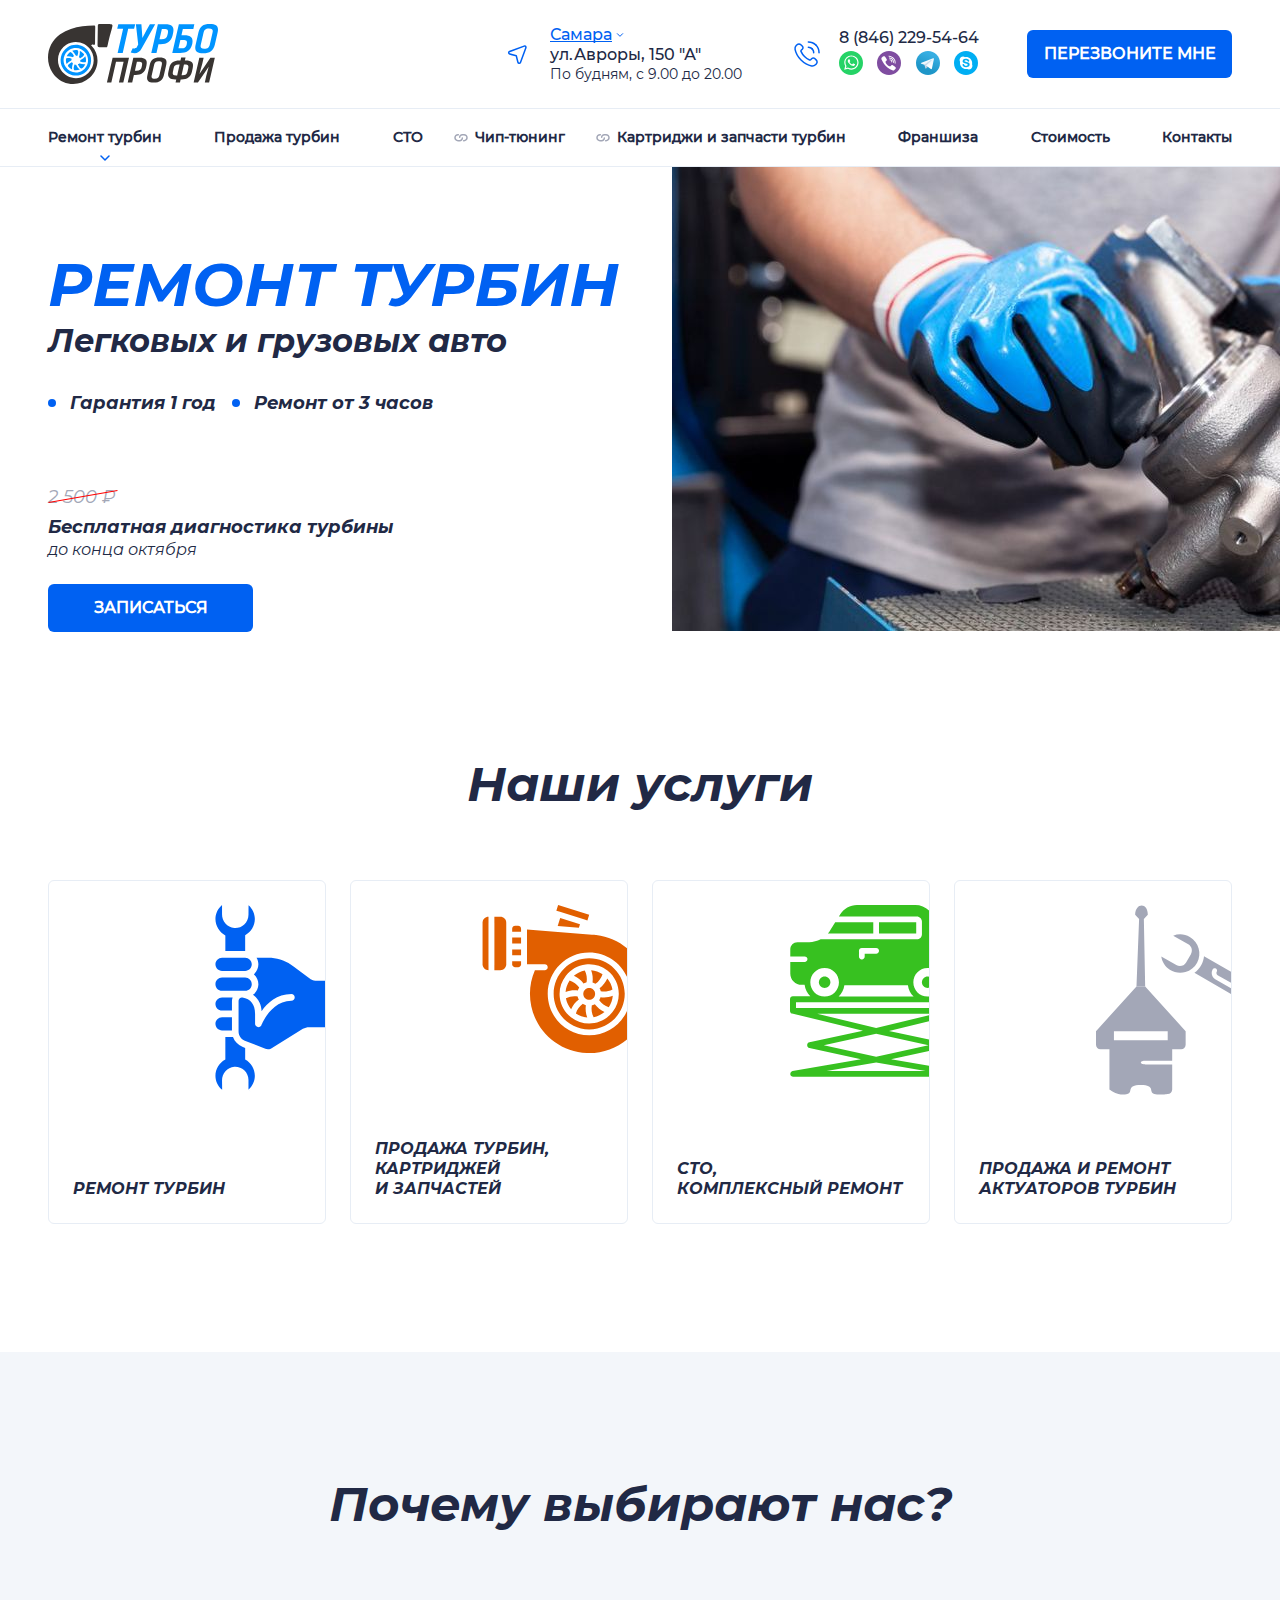
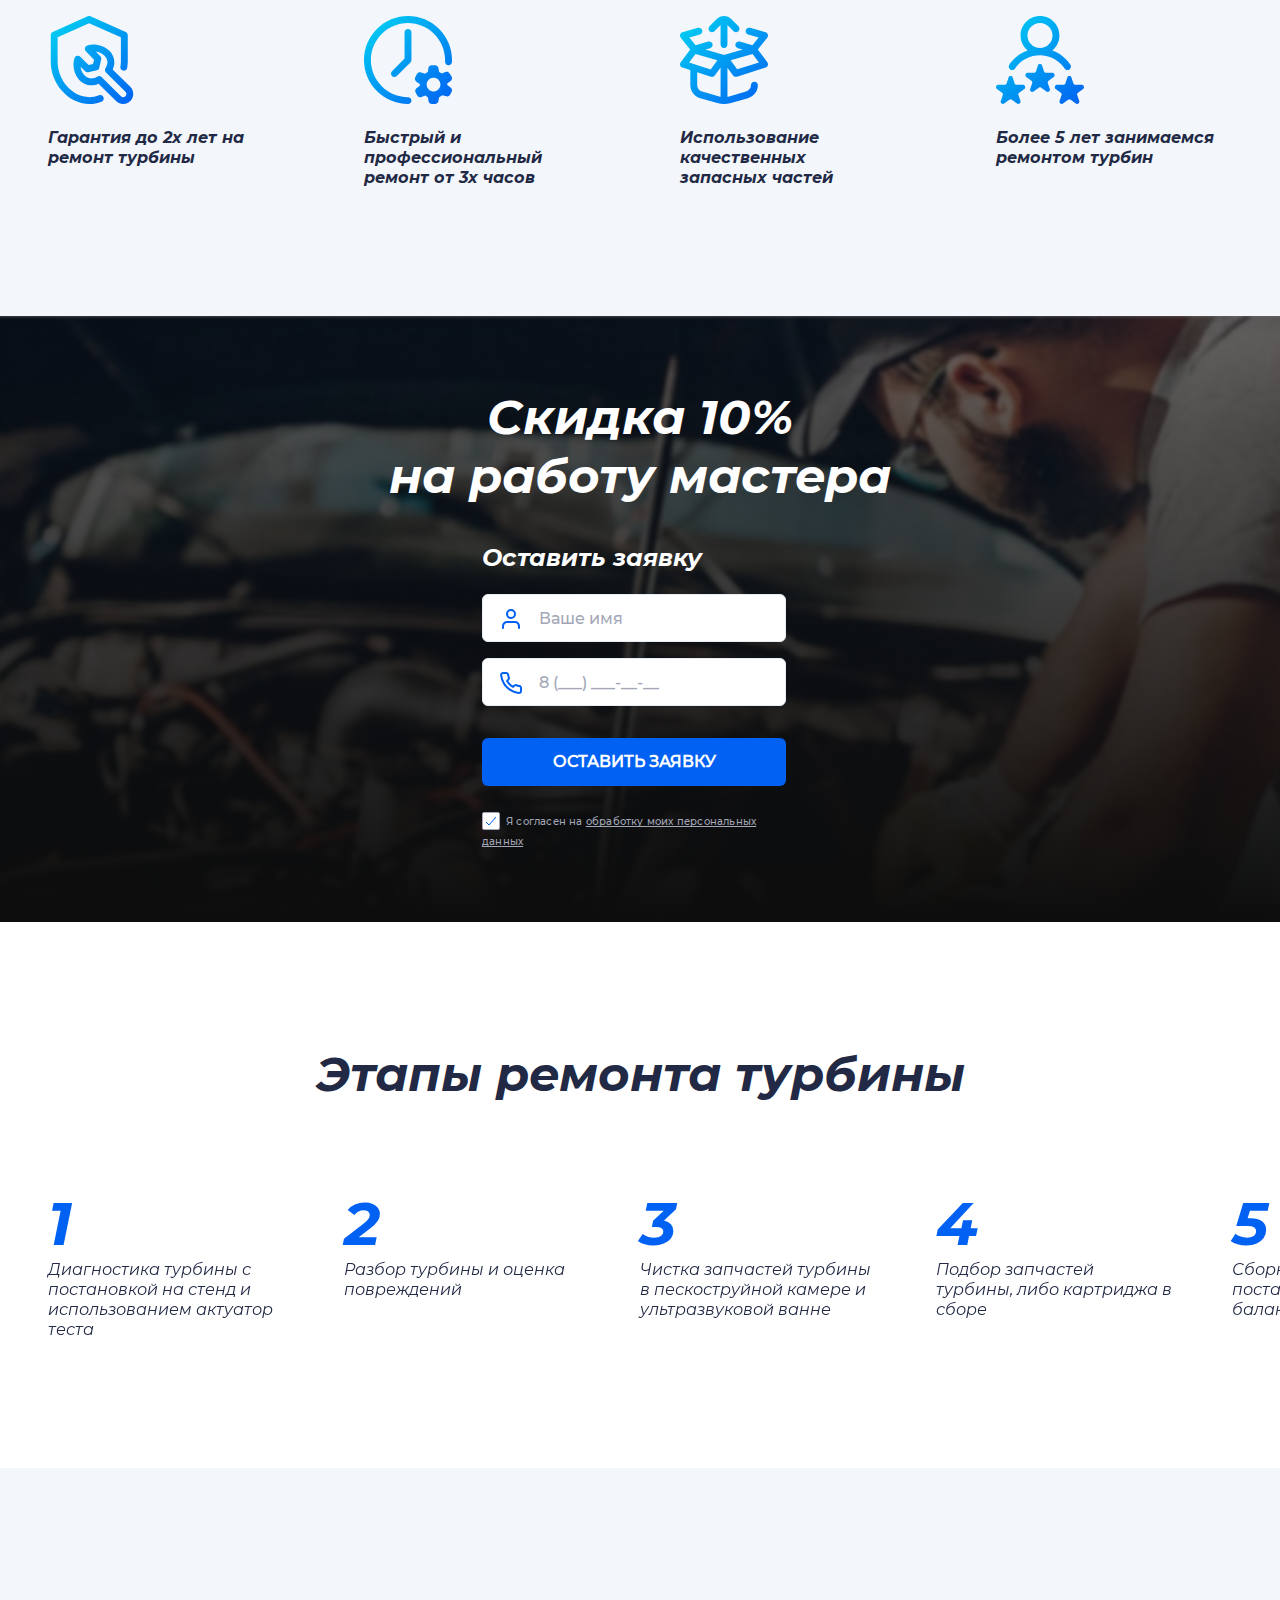
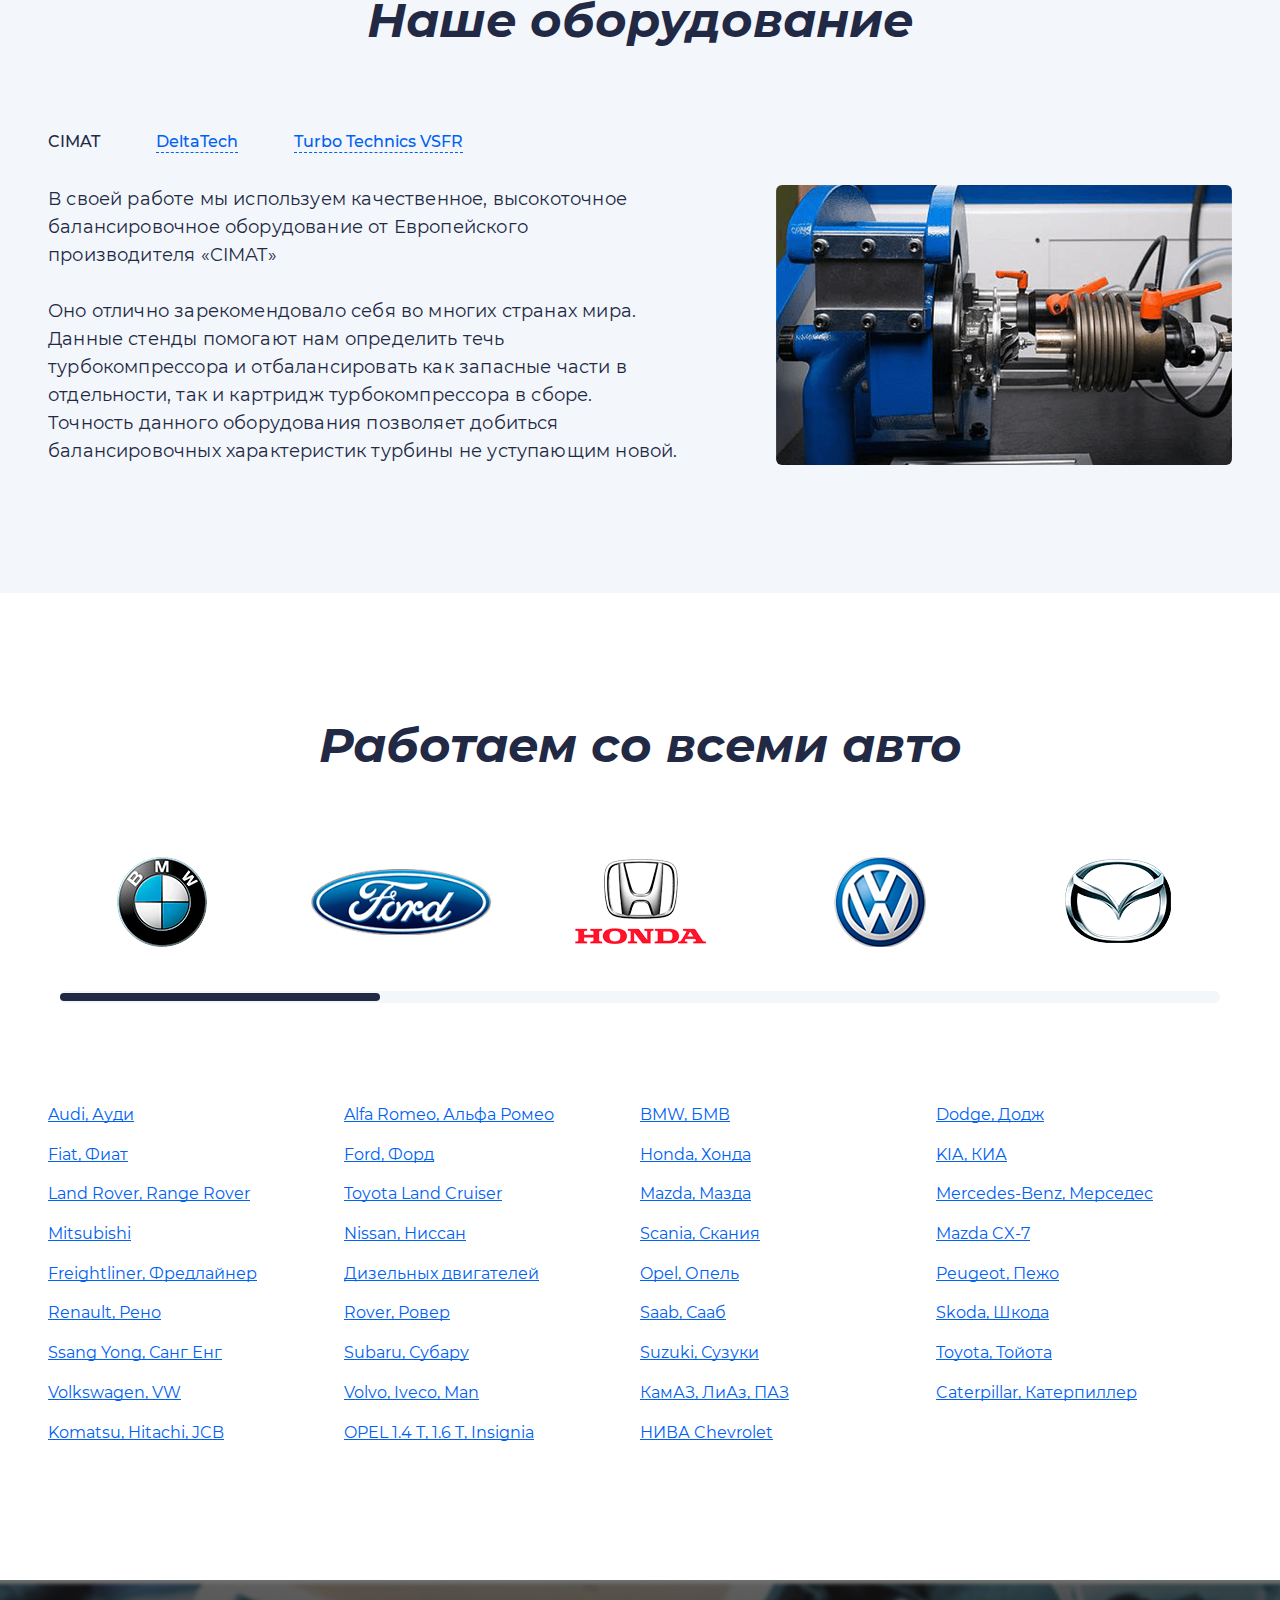
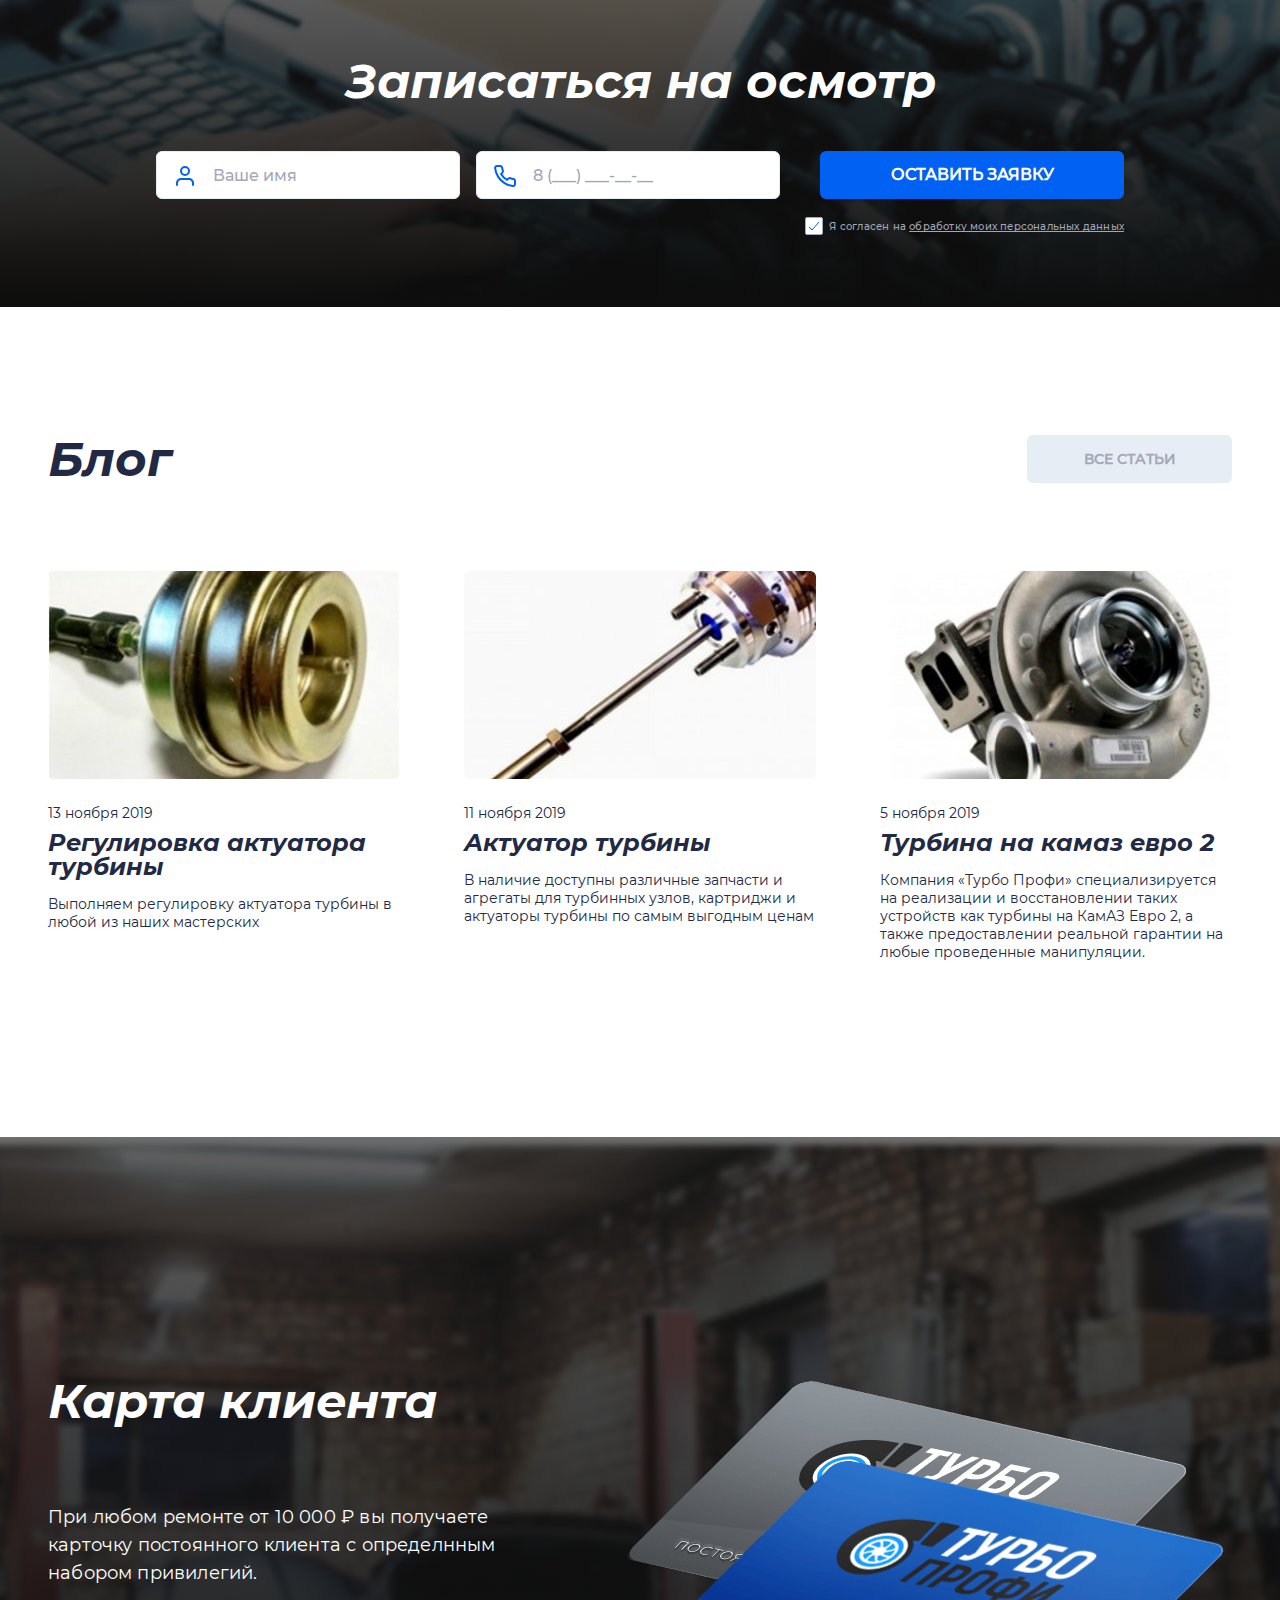
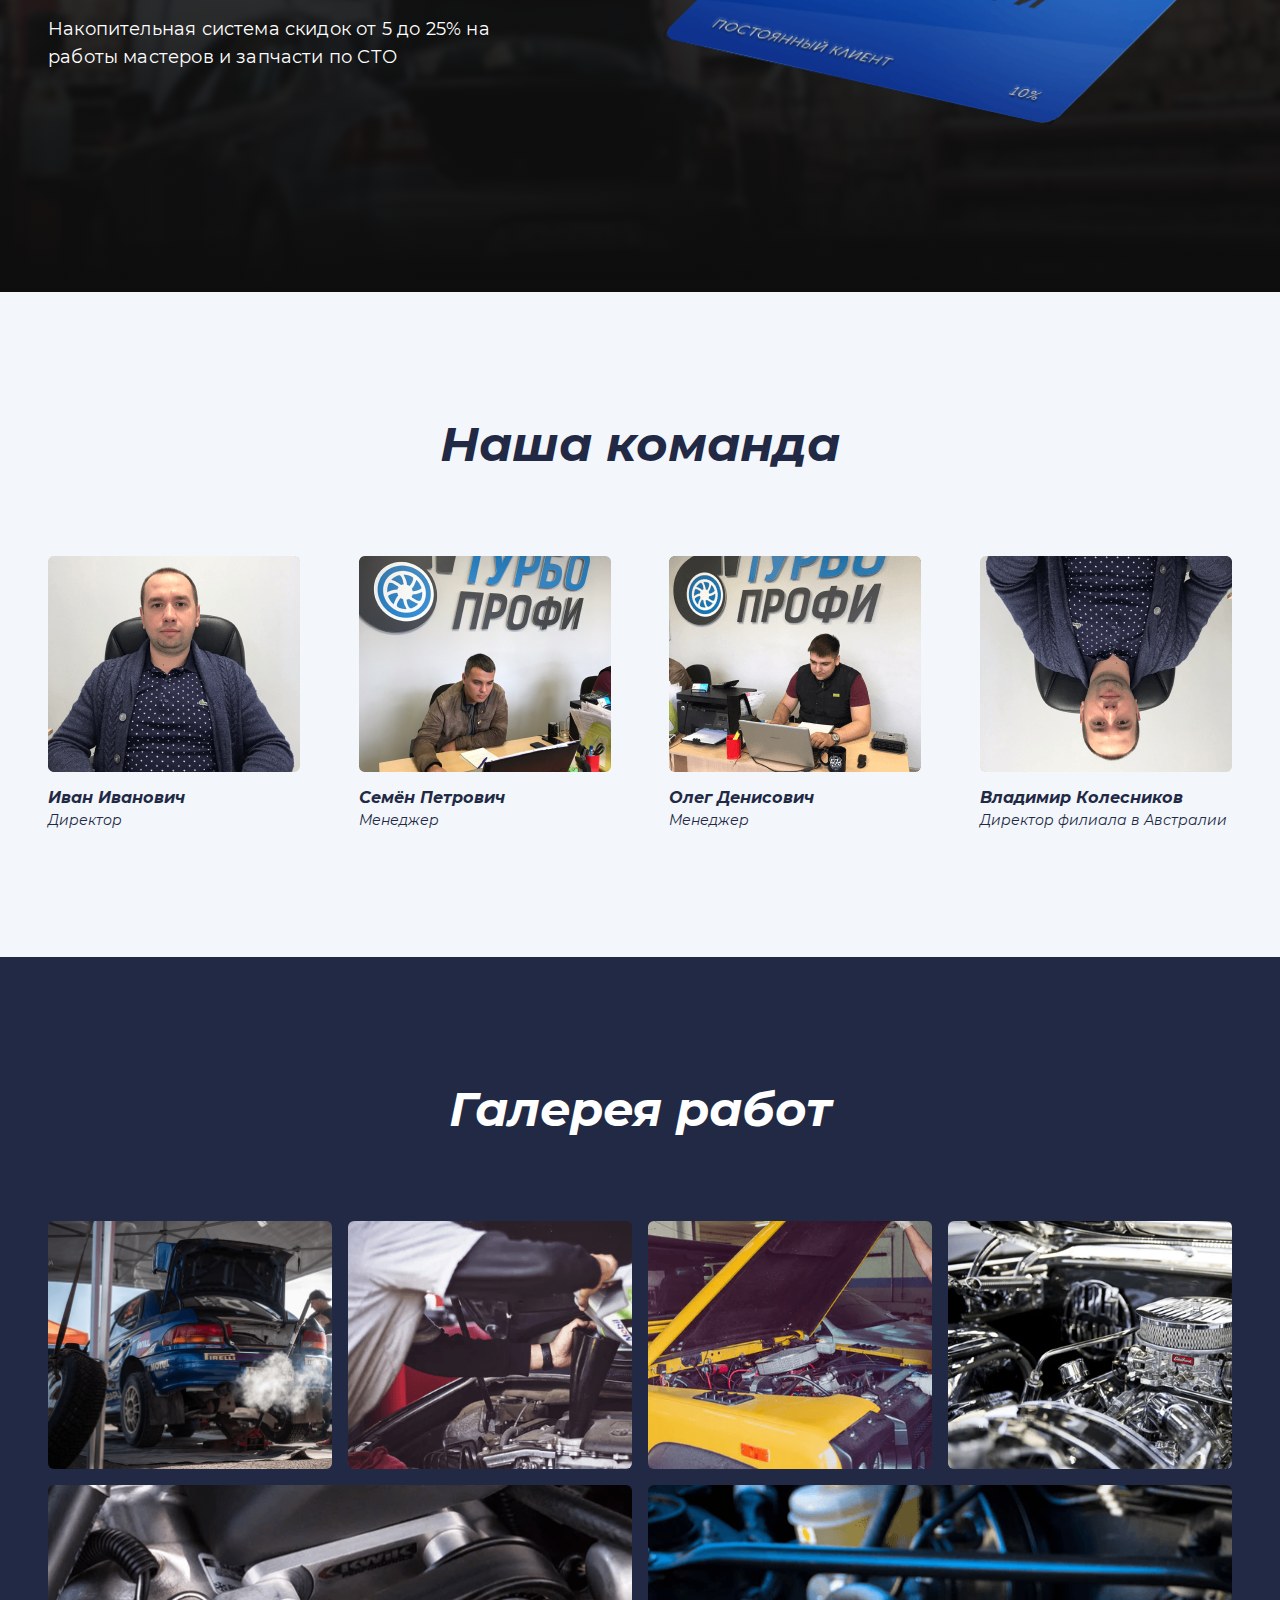
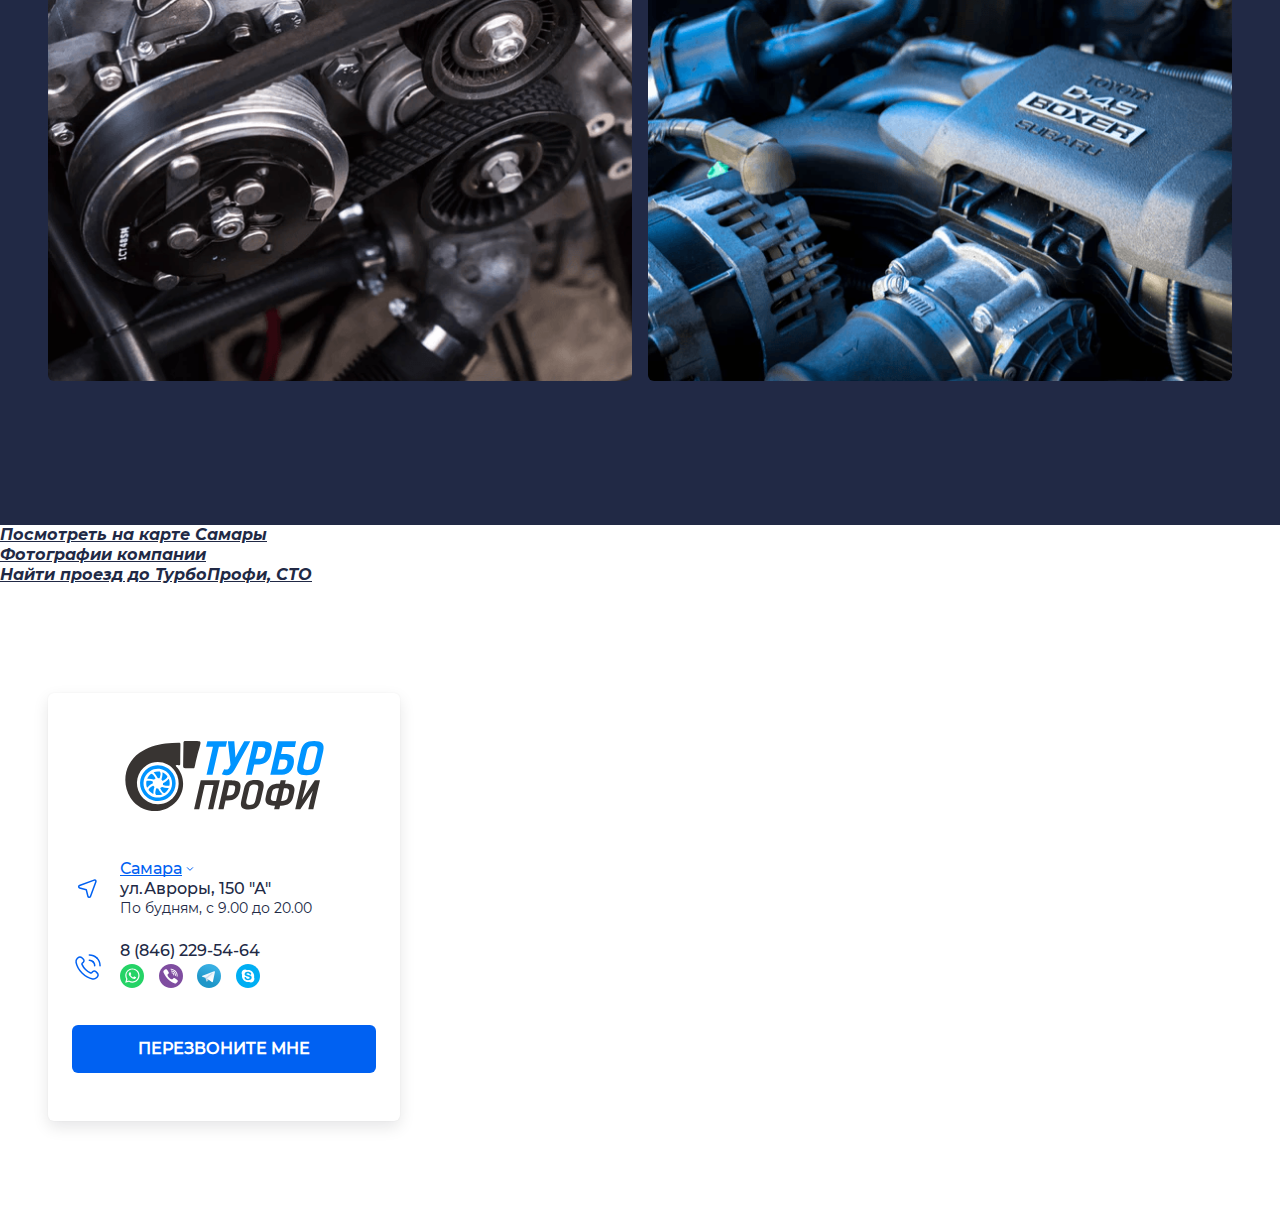
<file: index.html>
<!DOCTYPE html>
<html lang="en">

<head>
	<meta charset="UTF-8">
	<meta name="viewport" content="width=device-width, initial-scale=1.0">
	<title>Turbo-Samara</title>
	<link rel="stylesheet" href="css/style.min.css?v=4.0">
	<link rel="stylesheet" href="fonts/fonts.css?v=4.0">
	<link rel="stylesheet" href="slick/slick.css?v=4.0">
	<link rel="stylesheet" href="slick/slick-theme.css?v=4.0">
	<link type="text/css" rel="stylesheet" href="css/lightgallery.min.css?v=4.0" />
	<link rel="stylesheet" href="https://unpkg.com/swiper/swiper-bundle.min.css" />
</head>

<body id="no-scroll">
	<!-- Шапка сайта -->
	<header class="header">
		<div class="block block-header">
			<a href="#" class="link header-logo">
				<svg class="sprite sprite-logotype">
					<use xlink:href="img/sprite.svg#logotype"></use>
				</svg>
			</a>
			<div class="header-block__contacts">
				<div class="header-contacts header-contacts__position">
					<svg class="sprite sprite-contacts">
						<use xlink:href="img/sprite.svg#arrow-pos"></use>
					</svg>
					<div class="header-contacts__adress">
						<ul class="adress-list">
							<li class="adress-list__li link-adress">Самара
								<ul class="adress-list__submenu">
									<li class="adress-list__li"><a href="" class="link link-adress">Оренбург</a></li>
									<li class="adress-list__li"><a href="" class="link link-adress">Ульяновск</a></li>
								</ul>
							</li>
						</ul>
						<p class="header-adress__text">ул.Авроры, 150 "А"<br><span>По будням, с 9.00 до 20.00</span></p>
					</div>
				</div>
				<div class="header-contacts header-contacts__phone">
					<svg class="sprite sprite-contacts">
						<use xlink:href="img/sprite.svg#phone-signal"></use>
					</svg>
					<div class="header-contacts__all">
						<a href="tel:+78462295464" class="header-contacts__phone">8 (846) 229-54-64</a>
						<div class="header-contacts__social">
							<a href="" class="link link-social">
								<svg class="sprite sprite-social">
									<use xlink:href="img/sprite.svg#whatsapp"></use>
								</svg> 
							</a>
							<a href="" class="link link-social"><svg class="sprite sprite-social">
									<use xlink:href="img/sprite.svg#viber"></use>
								</svg> </a>
							<a href="" class="link link-social"><img src="img/icons/tg.svg" alt=""></a>
							<a href="" class="link link-social"><svg class="sprite sprite-social">
									<use xlink:href="img/sprite.svg#skype"></use>
								</svg> </a>
						</div>
					</div>
				</div>
				<button class="btn btn-header">перезвоните мне</button>
			</div>
			<a href="#menu" class="burger-menu"><span></span></a>
		</div>
		<div class="header-block__nav">
			<ul class="header-nav">
				<li class="header-nav__li header-nav__li-dropMenu"><a href="#" class="link link-header-nav">Ремонт
						турбин</a>
					<ul class="header-nav header-nav__submenu">
						<li class="header-nav__li"><a href="" class="link link-header-nav">Ремонт</a></li>
						<li class="header-nav__li"><a href="" class="link link-header-nav">Продажа</a></li>
						<li class="header-nav__li"><a href="" class="link link-header-nav">Обмен</a></li>
					</ul>
				</li>
				<li class="header-nav__li"><a href="#" class="link link-header-nav">Продажа турбин</a></li>
				<li class="header-nav__li"><a href="#" class="link link-header-nav">СТО</a></li>
				<li class="header-nav__li header-nav__li-bfr"><a href="#" class="link link-header-nav">Чип-тюнинг</a>
				</li>
				<li class="header-nav__li header-nav__li-bfr"><a href="#" class="link link-header-nav">Картриджи и
						запчасти турбин</a></li>
				<li class="header-nav__li"><a href="#" class="link link-header-nav">Франшиза</a></li>
				<li class="header-nav__li"><a href="#" class="link link-header-nav">Стоимость</a></li>
				<li class="header-nav__li"><a href="#" class="link link-header-nav">Контакты</a></li>
			</ul>
		</div>
	</header>

	<!-- Главный экран -->
	<section class="main">
		<div class="block block-main">
			<div class="main-content__text">
				<div class="main-text">
					<h1 class="main-title">Ремонт Турбин</h1>
					<p class="main-subtitle">Легковых и грузовых авто</p>
					<ul class="main-list">
						<li class="main-list__li">Гарантия 1 год</li>
						<li class="main-list__li">Ремонт от 3 часов</li>
					</ul>
				</div>
				<div class="main-callback">
					<p class="main-callback__price">2 500 ₽</p>
					<p class="main-callback__text">Бесплатная диагностика турбины<br><span>до конца октября</span></p>
					<button class="btn btn-main">записаться</button>
				</div>
			</div>
			<div class="main-content__img">
				<div class="main-img"><img src="img/all/img-main-1.jpg" alt="">
					<img src="img/all/img-main-1.jpg" alt="">
				</div>
			</div>

		</div>
	</section>
	<!-- Блок "Наши Услуги" -->
	<section class="service">
		<div class="block block-service">
			<h2 class="section-title section-title__service">Наши услуги</h2>
			<a href="#" class="link link-service">
				<div class="service-card">
					<svg class="sprite sprite-card sprite-card__repair" fill="none">
						<use xlink:href="img/sprite.svg#repair"></use>
					</svg>
					<p class="text-all text-all__card">Ремонт турбин</p>
				</div>
			</a>
			<a href="#" class="link link-service">
				<div class="service-card">
					<svg class="sprite sprite-card sprite-card__turbin">
						<use xlink:href="img/sprite.svg#turbin"></use>
					</svg>
					<p class="text-all text-all__card">Продажа турбин, картриджей<br>
						и запчастей</p>
				</div>
			</a>
			<a href="#" class="link link-service">
				<div class="service-card">
					<svg class="sprite sprite-card sprite-card__sto">
						<use xlink:href="img/sprite.svg#sto"></use>
					</svg>
					<p class="text-all text-all__card">СТО,<br>
						комплексный ремонт</p>
				</div>
			</a>
			<a href="#" class="link link-service">
				<div class="service-card">
					<svg class="sprite sprite-card sprite-card__actuator">
						<use xlink:href="img/sprite.svg#actuator"></use>
					</svg>
					<p class="text-all text-all__card">Продажа и ремонт
						актуаторов турбин</p>
				</div>
			</a>
		</div>
	</section>
	<!-- Блок "Почему выбирают нас?" -->
	<section class="advantages">
		<div class="block block-advantages">
			<h2 class="section-title section-title__advantages">Почему выбирают нас?</h2>
			<div class="advantages-point">
				<img src="img/icons/garant.svg" alt="" class="advantages-point__icon">
				<p class="text-all">Гарантия до 2х лет
					на ремонт турбины</p>
			</div>
			<div class="advantages-point">
				<img src="img/icons/clock-repair.svg" alt="" class="advantages-point__icon">
				<p class="text-all">Быстрый и профессиональный ремонт от 3х часов</p>
			</div>
			<div class="advantages-point">
				<img src="img/icons/spare.svg" alt="" class="advantages-point__icon">
				<p class="text-all">Использование качественных<br>
					запасных частей</p>
			</div>
			<div class="advantages-point">
				<img src="img/icons/5years.svg" alt="" class="advantages-point__icon">
				<p class="text-all">Более 5 лет занимаемся ремонтом турбин </p>
			</div>
		</div>
	</section>
	<!-- Блок "Скидка 10%" -->
	<section class="discount">
		<div class="block block-discount">
			<h2 class="section-title section-title__discount">Скидка 10%<br>
				на работу мастера</h2>
			<div class="form-block__discount">
				<h4 class="form-title">Оставить заявку</h4>
				<form action="" class="form-discount">
					<div class="form-input"><svg class="sprite sprite-form">
							<use xlink:href="img/sprite.svg#user"></use>
						</svg><input type="text" placeholder="Ваше имя"></div>
					<div class="form-input"><svg class="sprite sprite-form">
							<use xlink:href="img/sprite.svg#phone-form"></use>
						</svg><input type="text" placeholder="8 (___) ___-__-__"></div>
					<button class="btn btn-form">Оставить заявку</button>
					<div class="form-checkbox">
						<input id="1" type="checkbox" name="first" checked hidden /><label for="1">Я согласен на <a
								href="#">обработку моих персональных данных</a></label>
					</div>
				</form>
			</div>
		</div>
	</section>
	<!-- Блок "Этапы ремонта турбины" -->
	<section class="stages">
		<div class="block block-stages">
			<h2 class="section-title section-title__stages">Этапы ремонта турбины </h2>
			<div class="stages-slider">
				<div class="stages-slider__slide">
					<p class="stages-slide__numb">1</p>
					<p class="stages-slide__text">Диагностика турбины с постановкой на стенд и использованием актуатор
						теста</p>
				</div>
				<div class="stages-slider__slide">
					<p class="stages-slide__numb">2</p>
					<p class="stages-slide__text">Разбор турбины и оценка повреждений</p>
				</div>
				<div class="stages-slider__slide">
					<p class="stages-slide__numb">3</p>
					<p class="stages-slide__text">Чистка запчастей турбины в пескоструйной камере и ультразвуковой ванне
					</p>
				</div>
				<div class="stages-slider__slide">
					<p class="stages-slide__numb">4</p>
					<p class="stages-slide__text">Подбор запчастей турбины, либо картриджа в сборе</p>
				</div>
				<div class="stages-slider__slide">
					<p class="stages-slide__numb">5</p>
					<p class="stages-slide__text">Сборка среднего корпуса с постановкой на балансировочный стенд</p>
				</div>
				<div class="stages-slider__slide">
					<p class="stages-slide__numb">6</p>
					<p class="stages-slide__text">Обкатка картриджа турбины на высокоскоростном стенде</p>
				</div>
				<div class="stages-slider__slide">
					<p class="stages-slide__numb">7</p>
					<p class="stages-slide__text">Замена неисправных дополнительных запасных частей турбины</p>
				</div>
				<div class="stages-slider__slide">
					<p class="stages-slide__numb">8</p>
					<p class="stages-slide__text">Сборка турбины</p>
				</div>
				<div class="stages-slider__slide">
					<p class="stages-slide__numb">9</p>
					<p class="stages-slide__text">Настройка системы изменяемой геометрии турбины</p>
				</div>
			</div>
		</div>
	</section>

	<!-- Блок "Наше оборудование" -->
	<section class="equip">
		<div class="block block-equip">
			<h2 class="section-title section-title__equip">Наше оборудование</h2>
			<ul class="equip-list">
				<li class="equip-list__nav equip-list__nav-active">CIMAT</li>
				<li class="equip-list__nav">DeltaTech</li>
				<li class="equip-list__nav">Turbo Technics VSFR</li>
			</ul>
			<ul class="equip-present">
				<li class="equip-present__block">
					<p class="equip-present__text">В своей работе мы используем качественное, высокоточное
						балансировочное оборудование от Европейского производителя «CIMAT»<br><br>

						Оно отлично зарекомендовало себя во многих странах мира. Данные стенды помогают нам определить
						течь турбокомпрессора и отбалансировать как запасные части в отдельности, так и картридж
						турбокомпрессора в сборе. Точность данного оборудования позволяет добиться балансировочных
						характеристик турбины не уступающим новой.</p>
					<div class="equip-present__img"><img src="img/equip/img-1.png" alt=""></div>
				</li>
				<li class="equip-present__block">
					<p class="equip-present__text">Оборудование Европейского производителя «DeltaTech» по диагностики
						и программированию электронных сервоприводов, актуаторов турбин помогает нам определить
						неисправность навесного оборудования при поступлении турбины в ремонт.<br><br>
						Также дает возможность выставить диапазон работы системы изменяемой геометрии турбины и убрать
						ошибки по наддуву турбины.</p>
					<div class="equip-present__img"><img src="img/equip/img-2.png" alt=""></div>
				</li>
				<li class="equip-present__block">
					<p class="equip-present__text">Стенд «Turbo Technics VSFR» с устройством для настройки системы
						изменяемой геометрии турбины помогает нам выставить сопловой аппарат турбокомпрессора в
						правильном диапазоне, что исключает проблему недодува, передува, отсутствия тяги и любых ошибок,
						связанных с турбокомпрессором.</p>
					<div class="equip-present__img"><img src="img/equip/img-3.png" alt=""></div>
				</li>
			</ul>
		</div>
	</section>


	<!-- Блок "Работаем со всеми авто" -->
	<section class="coop">
		<div class="block block-coop">
			<h2 class="section-title section-title__coop">Работаем со всеми авто</h2>
			<div class="swiper-container coop-slider">
				<div class="swiper-wrapper">
					<div class="swiper-slide"><img src="img/logos/logo-1.png" alt=""></div>
					<div class="swiper-slide"><img src="img/logos/logo-2.png" alt=""></div>
					<div class="swiper-slide"><img src="img/logos/logo-3.png" alt=""></div>
					<div class="swiper-slide"><img src="img/logos/logo-4.png" alt=""></div>
					<div class="swiper-slide"><img src="img/logos/logo-5.png" alt=""></div>
					<div class="swiper-slide"><img src="img/logos/logo-6.png" alt=""></div>
					<div class="swiper-slide"><img src="img/logos/logo-1.png" alt=""></div>
					<div class="swiper-slide"><img src="img/logos/logo-2.png" alt=""></div>
					<div class="swiper-slide"><img src="img/logos/logo-3.png" alt=""></div>
					<div class="swiper-slide"><img src="img/logos/logo-4.png" alt=""></div>
					<div class="swiper-slide"><img src="img/logos/logo-5.png" alt=""></div>
					<div class="swiper-slide"><img src="img/logos/logo-6.png" alt=""></div>
					<div class="swiper-slide"><img src="img/logos/logo-1.png" alt=""></div>
					<div class="swiper-slide"><img src="img/logos/logo-2.png" alt=""></div>
					<div class="swiper-slide"><img src="img/logos/logo-3.png" alt=""></div>
					<div class="swiper-slide"><img src="img/logos/logo-4.png" alt=""></div>
					<div class="swiper-slide"><img src="img/logos/logo-5.png" alt=""></div>
					<div class="swiper-slide"><img src="img/logos/logo-6.png" alt=""></div>

				</div>
				<!-- Add Scrollbar -->
				<div class="swiper-scrollbar"></div>
			</div>
			<ul class="coop-list">
				<li class="coop-list__li"><a href="#" class="link link-coop">Audi, Ауди</a></li>
				<li class="coop-list__li"><a href="#" class="link link-coop">Alfa Romeo, Альфа Ромео</a></li>
				<li class="coop-list__li"><a href="#" class="link link-coop">BMW, БМВ</a></li>
				<li class="coop-list__li"><a href="#" class="link link-coop">Dodge, Додж</a></li>
				<li class="coop-list__li"><a href="#" class="link link-coop">Fiat, Фиат</a></li>
				<li class="coop-list__li"><a href="#" class="link link-coop">Ford, Форд</a></li>
				<li class="coop-list__li"><a href="#" class="link link-coop">Honda, Хонда</a></li>
				<li class="coop-list__li"><a href="#" class="link link-coop">KIA, КИА</a></li>
				<li class="coop-list__li"><a href="#" class="link link-coop">Land Rover, Range Rover</a></li>
				<li class="coop-list__li"><a href="#" class="link link-coop">Toyota Land Cruiser</a></li>
				<li class="coop-list__li"><a href="#" class="link link-coop"> Mazda, Мазда</a></li>
				<li class="coop-list__li"><a href="#" class="link link-coop">Mercedes-Benz, Мерседес</a></li>
				<li class="coop-list__li"><a href="#" class="link link-coop">Mitsubishi</a></li>
				<li class="coop-list__li"><a href="#" class="link link-coop">Nissan, Ниссан</a></li>
				<li class="coop-list__li"><a href="#" class="link link-coop">Scania, Скания</a></li>
				<li class="coop-list__li"><a href="#" class="link link-coop">Mazda CX-7</a></li>
				<li class="coop-list__li"><a href="#" class="link link-coop">Freightliner, Фредлайнер</a></li>
				<li class="coop-list__li"><a href="#" class="link link-coop">Дизельных двигателей</a></li>
				<li class="coop-list__li"><a href="#" class="link link-coop">Opel, Опель</a></li>
				<li class="coop-list__li"><a href="#" class="link link-coop">Peugeot, Пежо</a></li>
				<li class="coop-list__li"><a href="#" class="link link-coop">Renault, Рено</a></li>
				<li class="coop-list__li"><a href="#" class="link link-coop">Rover, Ровер</a></li>
				<li class="coop-list__li"><a href="#" class="link link-coop">Saab, Сааб</a></li>
				<li class="coop-list__li"><a href="#" class="link link-coop">Skoda, Шкода</a></li>
				<li class="coop-list__li"><a href="#" class="link link-coop">Ssang Yong, Санг Енг</a></li>
				<li class="coop-list__li"><a href="#" class="link link-coop">Subaru, Субару</a></li>
				<li class="coop-list__li"><a href="#" class="link link-coop">Suzuki, Сузуки</a></li>
				<li class="coop-list__li"><a href="#" class="link link-coop">Toyota, Тойота</a></li>
				<li class="coop-list__li"><a href="#" class="link link-coop">Volkswagen, VW</a></li>
				<li class="coop-list__li"><a href="#" class="link link-coop">Volvo, Iveco, Man</a></li>
				<li class="coop-list__li"><a href="#" class="link link-coop">КамАЗ, ЛиАз, ПАЗ</a></li>
				<li class="coop-list__li"><a href="#" class="link link-coop">Caterpillar, Катерпиллер</a></li>
				<li class="coop-list__li"><a href="#" class="link link-coop"> Komatsu, Hitachi, JCB</a></li>
				<li class="coop-list__li"><a href="#" class="link link-coop">OPEL 1.4 T, 1.6 T, Insignia</a></li>
				<li class="coop-list__li"><a href="#" class="link link-coop">НИВА Chevrolet</a></li>
			</ul>
			<button class="btn btn-coop">показать все бренды</button>
		</div>
	</section>
	<!-- Блок "Записаться на осмотр" -->
	<section class="callback">
		<div class="block block-callback">
			<h2 class="section-title section-title__callback">Записаться на осмотр</h2>
			<form action="" class="form-callback">
				<div class="form-input"><svg class="sprite sprite-form">
						<use xlink:href="img/sprite.svg#user"></use>
					</svg><input type="text" placeholder="Ваше имя"></div>
				<div class="form-input"><svg class="sprite sprite-form">
						<use xlink:href="img/sprite.svg#phone-form"></use>
					</svg><input type="text" placeholder="8 (___) ___-__-__"></div>
				<button class="btn btn-form">Оставить заявку</button>
				<div class="form-checkbox">
					<input id="2" type="checkbox" name="first" checked hidden /><label for="2">Я согласен на <a
							href="#">обработку моих персональных данных</a></label>
				</div>
			</form>

		</div>
	</section>

	<!-- Блок "Блог" -->
	<section class="blog">
		<div class="block block-blog">
			<h2 class="section-title section-title__blog">Блог</h2>
			<a href="#" class="link link-record">
				<div class="blog-record">
					<div class="blog-record__img">
						<img src="img/blog/img-1.jpg" alt="">
						<div class="blog-img__hover">
							<p class="blog-img__hover-text">Подробнее</p>
							<svg class="sprite sprite-record">
								<use xlink:href="img/sprite.svg#arrowCircle"></use>
							</svg>
						</div>
					</div>
					<span class="blog-record__data">13 ноября 2019</span>
					<p class="blog-record__name">Регулировка актуатора турбины</p>
					<p class="blog-record__descr">Выполняем регулировку актуатора турбины в любой из наших мастерских
					</p>
				</div>
			</a>

			<a href="#" class="link link-record">
				<div class="blog-record">
					<div class="blog-record__img">
						<img src="img/blog/img-2.jpg" alt="">
						<div class="blog-img__hover">
							<p class="blog-img__hover-text">Подробнее</p>
							<svg class="sprite sprite-record">
								<use xlink:href="img/sprite.svg#arrowCircle"></use>
							</svg>
						</div>
					</div>
					<span class="blog-record__data">11 ноября 2019</span>
					<p class="blog-record__name">Актуатор турбины</p>
					<p class="blog-record__descr">В наличие доступны различные запчасти и агрегаты для турбинных узлов,
						картриджи и актуаторы турбины по самым выгодным ценам</p>
				</div>
			</a>

			<a href="#" class="link link-record">
				<div class="blog-record">
					<div class="blog-record__img">
						<img src="img/blog/img-3.jpg" alt="">
						<div class="blog-img__hover">
							<p class="blog-img__hover-text">Подробнее</p>
							<svg class="sprite sprite-record">
								<use xlink:href="img/sprite.svg#arrowCircle"></use>
							</svg>
						</div>
					</div>
					<span class="blog-record__data">5 ноября 2019</span>
					<p class="blog-record__name">Турбина на камаз евро 2</p>
					<p class="blog-record__descr">Компания «Турбо Профи» специализируется на реализации и восстановлении
						таких устройств как турбины на КамАЗ Евро 2, а также предоставлении реальной гарантии на любые
						проведенные манипуляции.</p>
				</div>
			</a>
			<button class="btn btn-record">Все статьи</button>
		</div>
	</section>

	<!-- Блок "Карта Клиента" -->
	<section class="cardClient">
		<div class="block block-cardClient">
			<h2 class="section-title section-title__cardClient">Карта клиента</h2>
			<p class="text-all text-all__cardClient">
				При любом ремонте от 10 000 ₽ вы получаете карточку постоянного клиента с определнным набором
				привилегий.<br><br>
				Накопительная система скидок от 5 до 25%
				на работы мастеров и запчасти по СТО
			</p>
			<div class="cardClient-block__img">
				<img src="img/all/card-1.png" alt="" class="cardClient-img"><img src="img/all/card-2.png" alt=""
					class="cardClient-img">
			</div>
		</div>
	</section>

	<!-- Блок "Карта Команда" -->
	<section class="command">
		<div class="block block-command">
			<h2 class="section-title section-title__command">Наша команда</h2>
			<div class="command-card">
				<div class="command-card__photo"><img src="img/photo/img-1.png" alt=""></div>
				<p class="command-card__name">Иван Иванович</p>
				<p class="command-card__position">Директор</p>
			</div>
			<div class="command-card">
				<div class="command-card__photo"><img src="img/photo/img-2.png" alt=""></div>
				<p class="command-card__name">Семён Петрович</p>
				<p class="command-card__position">Менеджер</p>
			</div>
			<div class="command-card">
				<div class="command-card__photo"><img src="img/photo/img-3.png" alt=""></div>
				<p class="command-card__name">Олег Денисович</p>
				<p class="command-card__position">Менеджер</p>
			</div>
			<div class="command-card">
				<div class="command-card__photo"><img src="img/photo/img-4.png" alt=""></div>
				<p class="command-card__name">Владимир Колесников</p>
				<p class="command-card__position">Директор филиала в Австралии</p>
			</div>
		</div>
	</section>

	<section class="gallery">
		<div class="block block-gallery">
			<h2 class="section-title section-title__gallery">Галерея работ</h2>
			<div class="gallery-wall" id="lightgallery">
				<a href="img/gallery/img-1.png"><img src="img/gallery/img-1.png" alt="" class="gallery-img"></a>
				<a href="img/gallery/img-2.png"><img src="img/gallery/img-2.png" alt="" class="gallery-img"></a>
				<a href="img/gallery/img-3.png"><img src="img/gallery/img-3.png" alt="" class="gallery-img"></a>
				<a href="img/gallery/img-4.png"><img src="img/gallery/img-4.png" alt="" class="gallery-img"></a>
				<a href="img/gallery/img-5.png"><img src="img/gallery/img-5.png" alt="" class="gallery-img"></a>
				<a href="img/gallery/img-6.png"><img src="img/gallery/img-6.png" alt="" class="gallery-img"></a>
			</div>
		</div>
	</section>

	<!-- Шапка сайта -->
	<footer class="footer">
		<div class="map" id="map">
			<a class="dg-widget-link"
				href="http://2gis.ru/samara/firm/70000001021026540/center/50.1874566078186,53.21041480590519/zoom/16?utm_medium=widget-source&utm_campaign=firmsonmap&utm_source=bigMap">Посмотреть
				на карте Самары</a>
			<div class="dg-widget-link"><a
					href="http://2gis.ru/samara/firm/70000001021026540/photos/70000001021026540/center/50.1874566078186,53.21041480590519/zoom/17?utm_medium=widget-source&utm_campaign=firmsonmap&utm_source=photos">Фотографии
					компании</a></div>
			<div class="dg-widget-link"><a
					href="http://2gis.ru/samara/center/50.187466,53.210174/zoom/16/routeTab/rsType/bus/to/50.187466,53.210174╎ТурбоПрофи, СТО?utm_medium=widget-source&utm_campaign=firmsonmap&utm_source=route">Найти
					проезд до ТурбоПрофи, СТО</a></div>
			<script charset="utf-8" src="https://widgets.2gis.com/js/DGWidgetLoader.js"></script>
			<script
				charset="utf-8">new DGWidgetLoader({ "width": "100%", "height": "100%", "pos": { "lat": 53.21041480590519, "lon": 50.1874566078186, "zoom": 16 }, "opt": { "city": "samara" }, "org": [{ "id": "70000001021026540" }] });</script>
		</div>
		<div class="block block-footer">
			<div class="footer-block__info">
				<a href="#" class="link footer-logo"><svg class="sprite sprite-logotype">
						<use xlink:href="img/sprite.svg#logotype"></use>
					</svg></a>
				<div class="footer-contacts footer-contacts__position">
					<svg class="sprite sprite-contacts">
						<use xlink:href="img/sprite.svg#arrow-pos"></use>
					</svg>
					<div class="footer-contacts__adress">
						<ul class="adress-list">
							<li class="adress-list__li link-adress">Самара
								<ul class="adress-list__submenu">
									<li class="adress-list__li"><a href="" class="link link-adress">Оренбург</a></li>
									<li class="adress-list__li"><a href="" class="link link-adress">Ульяновск</a></li>
								</ul>
							</li>
						</ul>
						<p class="footer-adress__text">ул.Авроры, 150 "А"<br><span>По будням, с 9.00 до 20.00</span></p>
					</div>
				</div>
				<div class="footer-contacts footer-contacts__phone">
					<svg class="sprite sprite-contacts">
						<use xlink:href="img/sprite.svg#phone-signal"></use>
					</svg>
					<div class="footer-contacts__all">
						<a href="tel:+78462295464" class="footer-contacts__phone">8 (846) 229-54-64</a>
						<div class="footer-contacts__social">
							<a href="" class="link link-social"><svg class="sprite sprite-social">
									<use xlink:href="img/sprite.svg#whatsapp"></use>
								</svg> </a>
							<a href="" class="link link-social"><svg class="sprite sprite-social">
									<use xlink:href="img/sprite.svg#viber"></use>
								</svg> </a>
							<a href="" class="link link-social"><img src="img/icons/tg.svg" alt=""></a>
							<a href="" class="link link-social"><svg class="sprite sprite-social">
									<use xlink:href="img/sprite.svg#skype"></use>
								</svg> </a>
						</div>
					</div>
				</div>
				<button class="btn btn-footer">перезвоните мне</button>
			</div>
		</div>
	</footer>

	<div class="overlay">
		<div class="popup"><a href="#closepopup" class="popup-close"><span></span></a>
			<p class="form-title">Оставить заявку</p>
			<form action="" class="form-discount">
				<div class="form-input"><svg class="sprite sprite-form">
						<use xlink:href="img/sprite.svg#user"></use>
					</svg><input type="text" placeholder="Ваше имя"></div>
				<div class="form-input"><svg class="sprite sprite-form">
						<use xlink:href="img/sprite.svg#phone-form"></use>
					</svg><input type="text" placeholder="8 (___) ___-__-__"></div>
				<button class="btn btn-form">Оставить заявку</button>
				<div class="form-checkbox">
					<input id="4" type="checkbox" name="first" checked hidden /><label for="4">Я согласен на <a
							href="#">обработку моих персональных данных</a></label>
				</div>
			</form>
		</div>
	</div>


	<script src="https://cdnjs.cloudflare.com/ajax/libs/jquery/3.3.1/jquery.min.js"></script>
	<script src="js/header.js"></script>
	<script src="js/burger-menu.js"></script>
	<script src="js/overlay.js"></script>
	<script src="slick/slick.min.js"></script>
	<script>
		$('.main-img').slick({
			infinite: true,
			slidesToShow: 1,
			slidesToScroll: 1,
			dots: false,
			arrows: false,
			responsive: [
				{
					breakpoint: 1199,
					settings: {
						slidesToShow: 1,
					}
				},
				{
					breakpoint: 767,
					settings: "unslick"
				}
			]
		});
		$('.stages-slider').slick({
			infinite: false,
			slidesToShow: 4,
			slidesToScroll: 4,
			dots: false,
			arrows: false,
			focusOnSelect: true,
			responsive: [
				{
					breakpoint: 1200,
					settings: {
						slidesToShow: 3,
						slidesToScroll: 3,
					}
				},
				{
					breakpoint: 992,
					settings: {
						slidesToShow: 2,
						slidesToScroll: 2,
					}
				},
				{
					breakpoint: 576,
					settings: {
						slidesToShow: 1,
						slidesToScroll: 1,
					}
				}
			]
		});
	</script>
	<script src="js/lightgallery.min.js"></script>
	<script src="js/lightgallery-all.min.js"></script>
	<script src="js/tabs-equip.js"></script>
	<script src="https://unpkg.com/swiper/swiper-bundle.min.js"></script>
	<script type="text/javascript">
		$(document).ready(function () {
			$("#lightgallery").lightGallery();
		});
	</script>
	<script>
		var swiper = new Swiper('.coop-slider', {
			autoplay: {
				delay: 1500,
			},
			lazy: true,
			slidesPerView: 5,
			spaceBetween: 10,
			freeMode: true,
			scrollbar: {
				el: '.swiper-scrollbar',
				hide: false,
				draggable: true,
			},
			breakpoints: {
				// when window width is >= 320px
				320: {
					slidesPerView: 3,
					spaceBetween: 20
				},
				992: {
					slidesPerView: 5,
					spaceBetween: 10
				}
			}
		});
	</script>
</body>

</html>
</file>
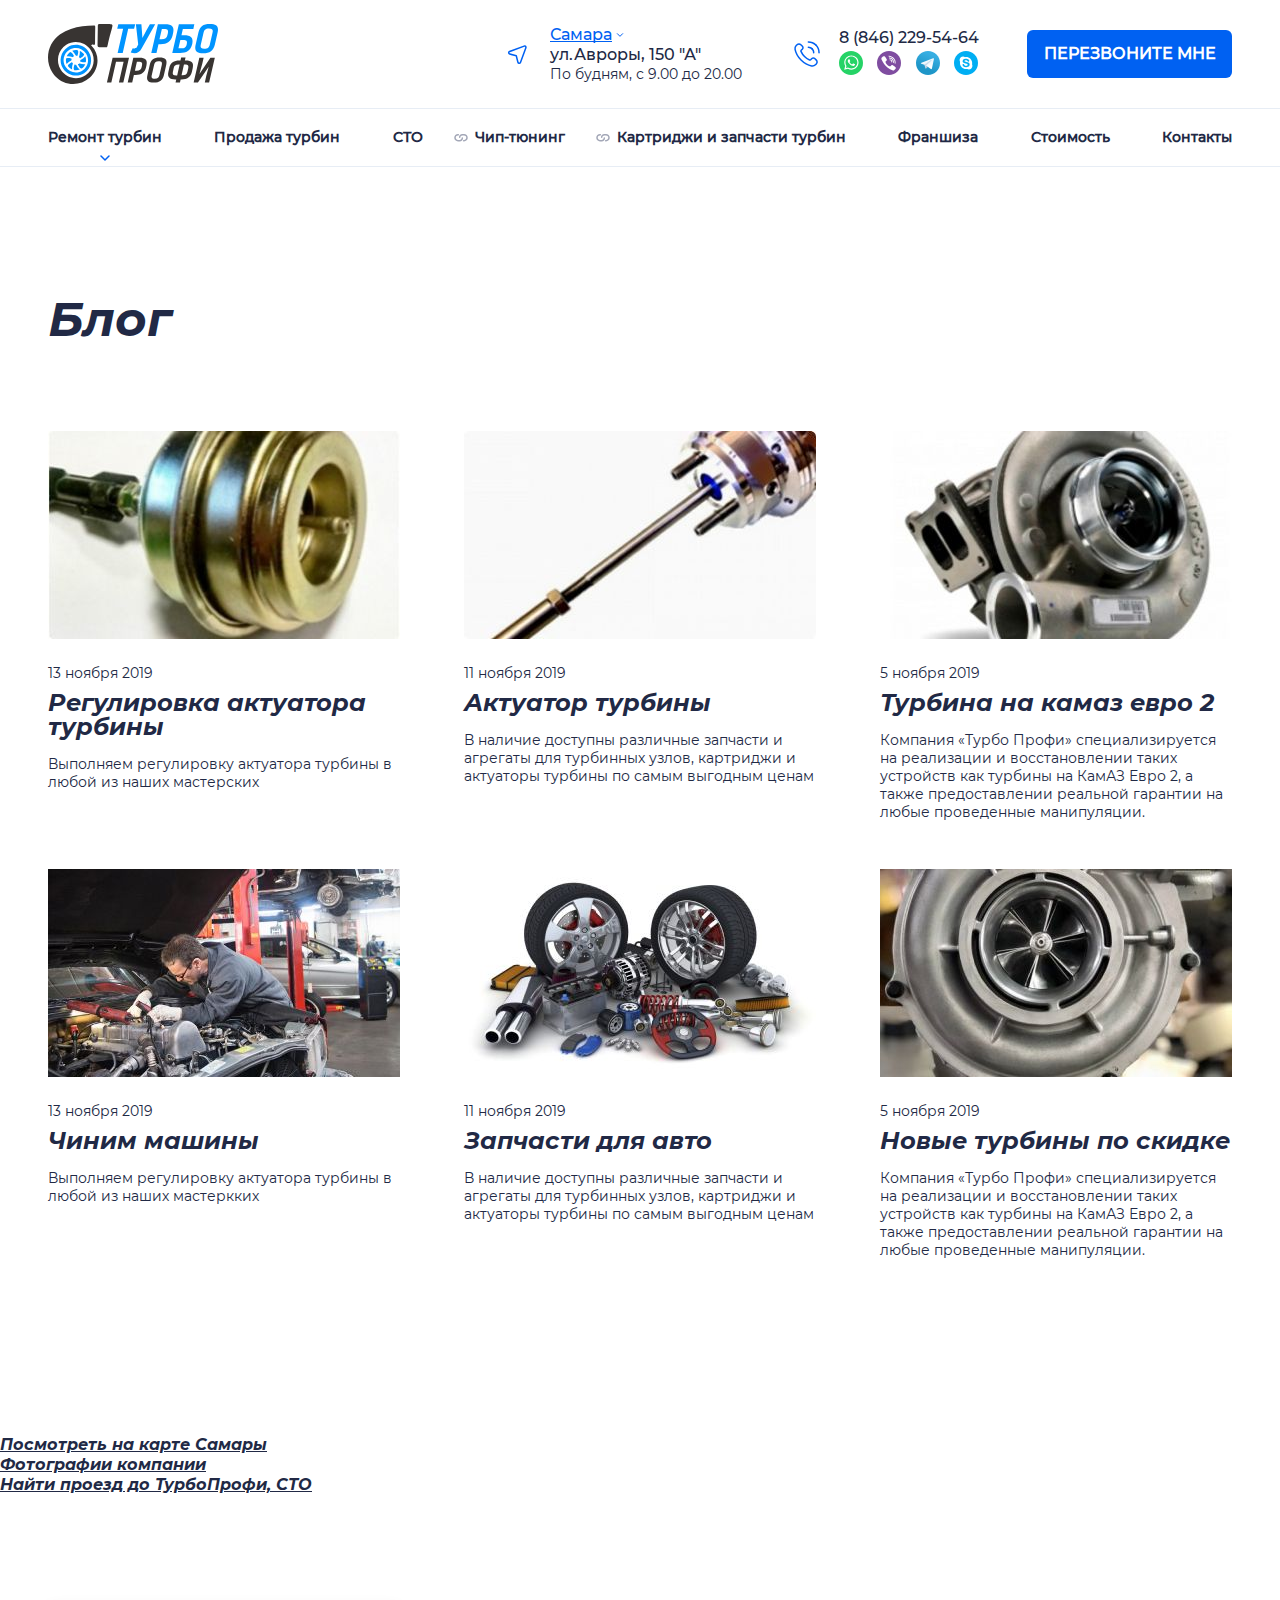
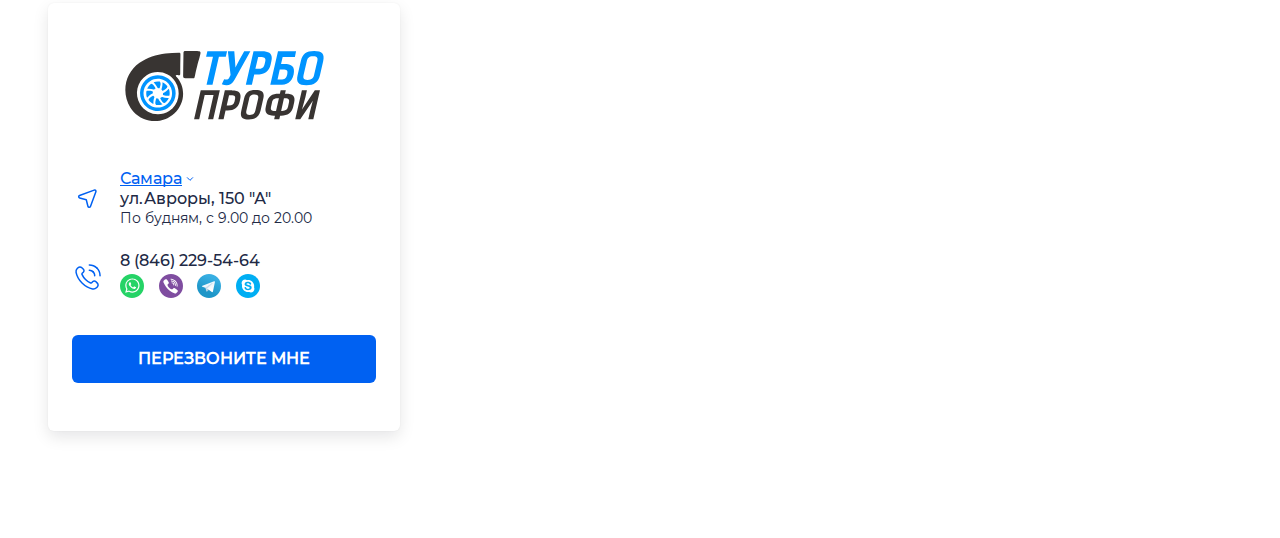
<file: blog.html>
<!DOCTYPE html>
<html lang="en">

<head>
	<meta charset="UTF-8">
	<meta name="viewport" content="width=device-width, initial-scale=1.0">
	<title>Turbo-Samara</title>
	<link rel="stylesheet" href="css/style.min.css?v=4.0">
	<link rel="stylesheet" href="fonts/fonts.css?v=4.0">
</head>

<body id="no-scroll">
	<!-- Шапка сайта -->
	<header class="header">
		<div class="block block-header">
			<a href="#" class="link header-logo">
				<svg class="sprite sprite-logotype">
					<use xlink:href="img/sprite.svg#logotype"></use>
				</svg>
			</a>
			<div class="header-block__contacts">
				<div class="header-contacts header-contacts__position">
					<svg class="sprite sprite-contacts">
						<use xlink:href="img/sprite.svg#arrow-pos"></use>
					</svg>
					<div class="header-contacts__adress">
						<ul class="adress-list">
							<li class="adress-list__li link-adress">Самара
							<ul class="adress-list__submenu">
								<li class="adress-list__li"><a href="" class="link link-adress">Оренбург</a></li>
								<li class="adress-list__li"><a href="" class="link link-adress">Ульяновск</a></li>
							</ul>
							</li>
						</ul>
						<p class="header-adress__text">ул.Авроры, 150 "А"<br><span>По будням, с 9.00 до 20.00</span></p>
					</div>
				</div>
				<div class="header-contacts header-contacts__phone">
					<svg class="sprite sprite-contacts">
						<use xlink:href="img/sprite.svg#phone-signal"></use>
					</svg>
					<div class="header-contacts__all">
						<a href="tel:+78462295464" class="header-contacts__phone">8 (846) 229-54-64</a>
						<div class="header-contacts__social">
							<a href="" class="link link-social"><svg class="sprite sprite-social">
									<use xlink:href="img/sprite.svg#whatsapp"></use>
								</svg> </a>
							<a href="" class="link link-social"><svg class="sprite sprite-social">
									<use xlink:href="img/sprite.svg#viber"></use>
								</svg> </a>
							<a href="" class="link link-social"><img src="img/icons/tg.svg" alt=""></a>
							<a href="" class="link link-social"><svg class="sprite sprite-social">
									<use xlink:href="img/sprite.svg#skype"></use>
								</svg> </a>
						</div>
					</div>
				</div>
				<button class="btn btn-header">перезвоните мне</button>
			</div>
			<a href="#menu" class="burger-menu"><span></span></a>
		</div>
		<div class="header-block__nav">
			<ul class="header-nav">
				<li class="header-nav__li header-nav__li-dropMenu"><a href="#" class="link link-header-nav">Ремонт
						турбин</a>
					<ul class="header-nav header-nav__submenu">
						<li class="header-nav__li"><a href="" class="link link-header-nav">Ремонт</a></li>
						<li class="header-nav__li"><a href="" class="link link-header-nav">Продажа</a></li>
						<li class="header-nav__li"><a href="" class="link link-header-nav">Обмен</a></li>
					</ul>
				</li>
				<li class="header-nav__li"><a href="#" class="link link-header-nav">Продажа турбин</a></li>
				<li class="header-nav__li"><a href="#" class="link link-header-nav">СТО</a></li>
				<li class="header-nav__li header-nav__li-bfr"><a href="#" class="link link-header-nav">Чип-тюнинг</a>
				</li>
				<li class="header-nav__li header-nav__li-bfr"><a href="#" class="link link-header-nav">Картриджи и
						запчасти турбин</a></li>
				<li class="header-nav__li"><a href="#" class="link link-header-nav">Франшиза</a></li>
				<li class="header-nav__li"><a href="#" class="link link-header-nav">Стоимость</a></li>
				<li class="header-nav__li"><a href="#" class="link link-header-nav">Контакты</a></li>
			</ul>
		</div>
	</header>

	<!-- Блок "Блог" -->
	<section class="blog">
		<div class="block block-blog">
			<h2 class="section-title section-title__blog">Блог</h2>
			<a href="#" class="link link-record">
				<div class="blog-record">
					<div class="blog-record__img">
						<img src="img/blog/img-1.jpg" alt="">
						<div class="blog-img__hover">
							<p class="blog-img__hover-text">Подробнее</p>
							<svg class="sprite sprite-record">
								<use xlink:href="img/sprite.svg#arrowCircle"></use>
							</svg>
						</div>
					</div>
					<span class="blog-record__data">13 ноября 2019</span>
					<p class="blog-record__name">Регулировка актуатора турбины</p>
					<p class="blog-record__descr">Выполняем регулировку актуатора турбины в любой из наших мастерских
					</p>
				</div>
			</a>

			<a href="#" class="link link-record">
				<div class="blog-record">
					<div class="blog-record__img">
						<img src="img/blog/img-2.jpg" alt="">
						<div class="blog-img__hover">
							<p class="blog-img__hover-text">Подробнее</p>
							<svg class="sprite sprite-record">
								<use xlink:href="img/sprite.svg#arrowCircle"></use>
							</svg>
						</div>
					</div>
					<span class="blog-record__data">11 ноября 2019</span>
					<p class="blog-record__name">Актуатор турбины</p>
					<p class="blog-record__descr">В наличие доступны различные запчасти и агрегаты для турбинных узлов,
						картриджи и актуаторы турбины по самым выгодным ценам</p>
				</div>
			</a>

			<a href="#" class="link link-record">
				<div class="blog-record">
					<div class="blog-record__img">
						<img src="img/blog/img-3.jpg" alt="">
						<div class="blog-img__hover">
							<p class="blog-img__hover-text">Подробнее</p>
							<svg class="sprite sprite-record">
								<use xlink:href="img/sprite.svg#arrowCircle"></use>
							</svg>
						</div>
					</div>
					<span class="blog-record__data">5 ноября 2019</span>
					<p class="blog-record__name">Турбина на камаз евро 2</p>
					<p class="blog-record__descr">Компания «Турбо Профи» специализируется на реализации и восстановлении
						таких устройств как турбины на КамАЗ Евро 2, а также предоставлении реальной гарантии на любые
						проведенные манипуляции.</p>
				</div>
			</a>

			<a href="#" class="link link-record">
				<div class="blog-record">
					<div class="blog-record__img">
						<img src="img/blog/img-4.jpg" alt="">
						<div class="blog-img__hover">
							<p class="blog-img__hover-text">Подробнее</p>
							<svg class="sprite sprite-record">
								<use xlink:href="img/sprite.svg#arrowCircle"></use>
							</svg>
						</div>
					</div>
					<span class="blog-record__data">13 ноября 2019</span>
					<p class="blog-record__name">Чиним машины</p>
					<p class="blog-record__descr">Выполняем регулировку актуатора турбины в любой из наших мастеркких
					</p>
				</div>
			</a>

			<a href="#" class="link link-record">
				<div class="blog-record">
					<div class="blog-record__img">
						<img src="img/blog/img-5.jpg" alt="">
						<div class="blog-img__hover">
							<p class="blog-img__hover-text">Подробнее</p>
							<svg class="sprite sprite-record">
								<use xlink:href="img/sprite.svg#arrowCircle"></use>
							</svg>
						</div>
					</div>
					<span class="blog-record__data">11 ноября 2019</span>
					<p class="blog-record__name">Запчасти для авто</p>
					<p class="blog-record__descr">В наличие доступны различные запчасти и агрегаты для турбинных узлов, картриджи и актуаторы турбины по самым выгодным ценам</p>
				</div>
			</a>

			<a href="#" class="link link-record">
				<div class="blog-record">
					<div class="blog-record__img">
						<img src="img/blog/img-6.jpg" alt="">
						<div class="blog-img__hover">
							<p class="blog-img__hover-text">Подробнее</p>
							<svg class="sprite sprite-record">
								<use xlink:href="img/sprite.svg#arrowCircle"></use>
							</svg>
						</div>
					</div>
					<span class="blog-record__data">5 ноября 2019</span>
					<p class="blog-record__name">Новые турбины по скидке</p>
					<p class="blog-record__descr">Компания «Турбо Профи» специализируется на реализации и восстановлении таких устройств как турбины на КамАЗ Евро 2, а также предоставлении реальной гарантии на любые проведенные манипуляции.</p>
				</div>
			</a>

		</div>
	</section>


	<!-- Шапка сайта -->
	<footer class="footer">
		<div class="map" id="map">
			<a class="dg-widget-link"
				href="http://2gis.ru/samara/firm/70000001021026540/center/50.1874566078186,53.21041480590519/zoom/16?utm_medium=widget-source&utm_campaign=firmsonmap&utm_source=bigMap">Посмотреть
				на карте Самары</a>
			<div class="dg-widget-link"><a
					href="http://2gis.ru/samara/firm/70000001021026540/photos/70000001021026540/center/50.1874566078186,53.21041480590519/zoom/17?utm_medium=widget-source&utm_campaign=firmsonmap&utm_source=photos">Фотографии
					компании</a></div>
			<div class="dg-widget-link"><a
					href="http://2gis.ru/samara/center/50.187466,53.210174/zoom/16/routeTab/rsType/bus/to/50.187466,53.210174╎ТурбоПрофи, СТО?utm_medium=widget-source&utm_campaign=firmsonmap&utm_source=route">Найти
					проезд до ТурбоПрофи, СТО</a></div>
			<script charset="utf-8" src="https://widgets.2gis.com/js/DGWidgetLoader.js"></script>
			<script
				charset="utf-8">new DGWidgetLoader({ "width": "100%", "height": "100%", "pos": { "lat": 53.21041480590519, "lon": 50.1874566078186, "zoom": 16 }, "opt": { "city": "samara" }, "org": [{ "id": "70000001021026540" }] });</script>
		</div>
		<div class="block block-footer">
			<div class="footer-block__info">
				<a href="#" class="link footer-logo"><svg class="sprite sprite-logotype">
						<use xlink:href="img/sprite.svg#logotype"></use>
					</svg></a>
				<div class="footer-contacts footer-contacts__position">
					<svg class="sprite sprite-contacts">
						<use xlink:href="img/sprite.svg#arrow-pos"></use>
					</svg>
					<div class="footer-contacts__adress">
						<ul class="adress-list">
							<li class="adress-list__li link-adress">Самара
							<ul class="adress-list__submenu">
								<li class="adress-list__li"><a href="" class="link link-adress">Оренбург</a></li>
								<li class="adress-list__li"><a href="" class="link link-adress">Ульяновск</a></li>
							</ul>
							</li>
						</ul>
						<p class="footer-adress__text">ул.Авроры, 150 "А"<br><span>По будням, с 9.00 до 20.00</span></p>
					</div>
				</div>
				<div class="footer-contacts footer-contacts__phone">
					<svg class="sprite sprite-contacts">
						<use xlink:href="img/sprite.svg#phone-signal"></use>
					</svg>
					<div class="footer-contacts__all">
						<a href="tel:+78462295464" class="footer-contacts__phone">8 (846) 229-54-64</a>
						<div class="footer-contacts__social">
							<a href="" class="link link-social"><svg class="sprite sprite-social">
									<use xlink:href="img/sprite.svg#whatsapp"></use>
								</svg> </a>
							<a href="" class="link link-social"><svg class="sprite sprite-social">
									<use xlink:href="img/sprite.svg#viber"></use>
								</svg> </a>
							<a href="" class="link link-social"><img src="img/icons/tg.svg" alt=""></a>
							<a href="" class="link link-social"><svg class="sprite sprite-social">
									<use xlink:href="img/sprite.svg#skype"></use>
								</svg> </a>
						</div>
					</div>
				</div>
				<button class="btn btn-footer">перезвоните мне</button>
			</div>
		</div>
	</footer>

	<div class="overlay">
		<div class="popup"><a href="#closepopup" class="popup-close"><span></span></a>
			<p class="form-title">Оставить заявку</p>
			<form action="" class="form-discount">
				<div class="form-input"><svg class="sprite sprite-form">
						<use xlink:href="img/sprite.svg#user"></use>
					</svg><input type="text" placeholder="Ваше имя"></div>
				<div class="form-input"><svg class="sprite sprite-form">
						<use xlink:href="img/sprite.svg#phone-form"></use>
					</svg><input type="text" placeholder="8 (___) ___-__-__"></div>
				<button class="btn btn-form">Оставить заявку</button>
				<div class="form-checkbox">
					<input id="4" type="checkbox" name="first" checked hidden /><label for="4">Я согласен на <a
							href="#">обработку моих персональных данных</a></label>
				</div>
			</form>
		</div>
	</div>


	<script src="https://cdnjs.cloudflare.com/ajax/libs/jquery/3.3.1/jquery.min.js"></script>
	<script src="js/header.js"></script>
	<script src="js/burger-menu.js"></script>
	<script src="js/overlay.js"></script>
</body>

</html>
</file>
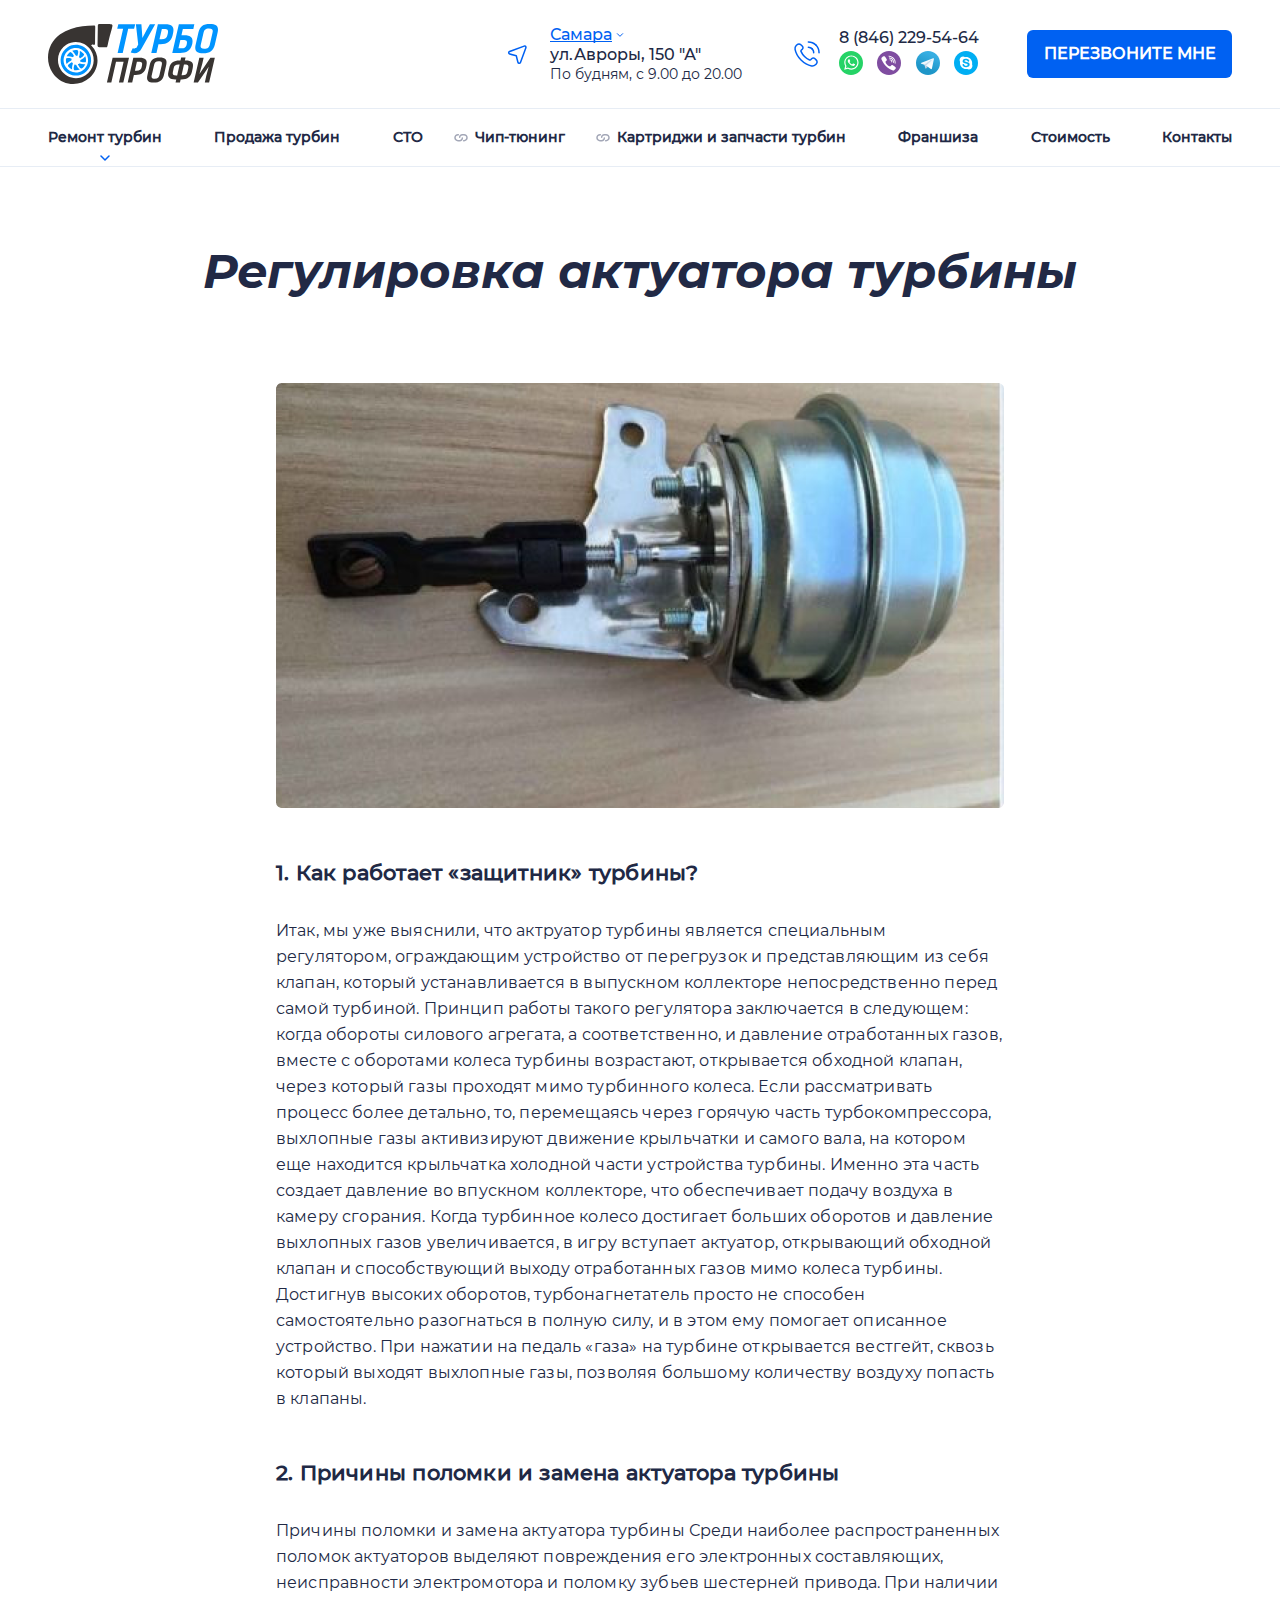
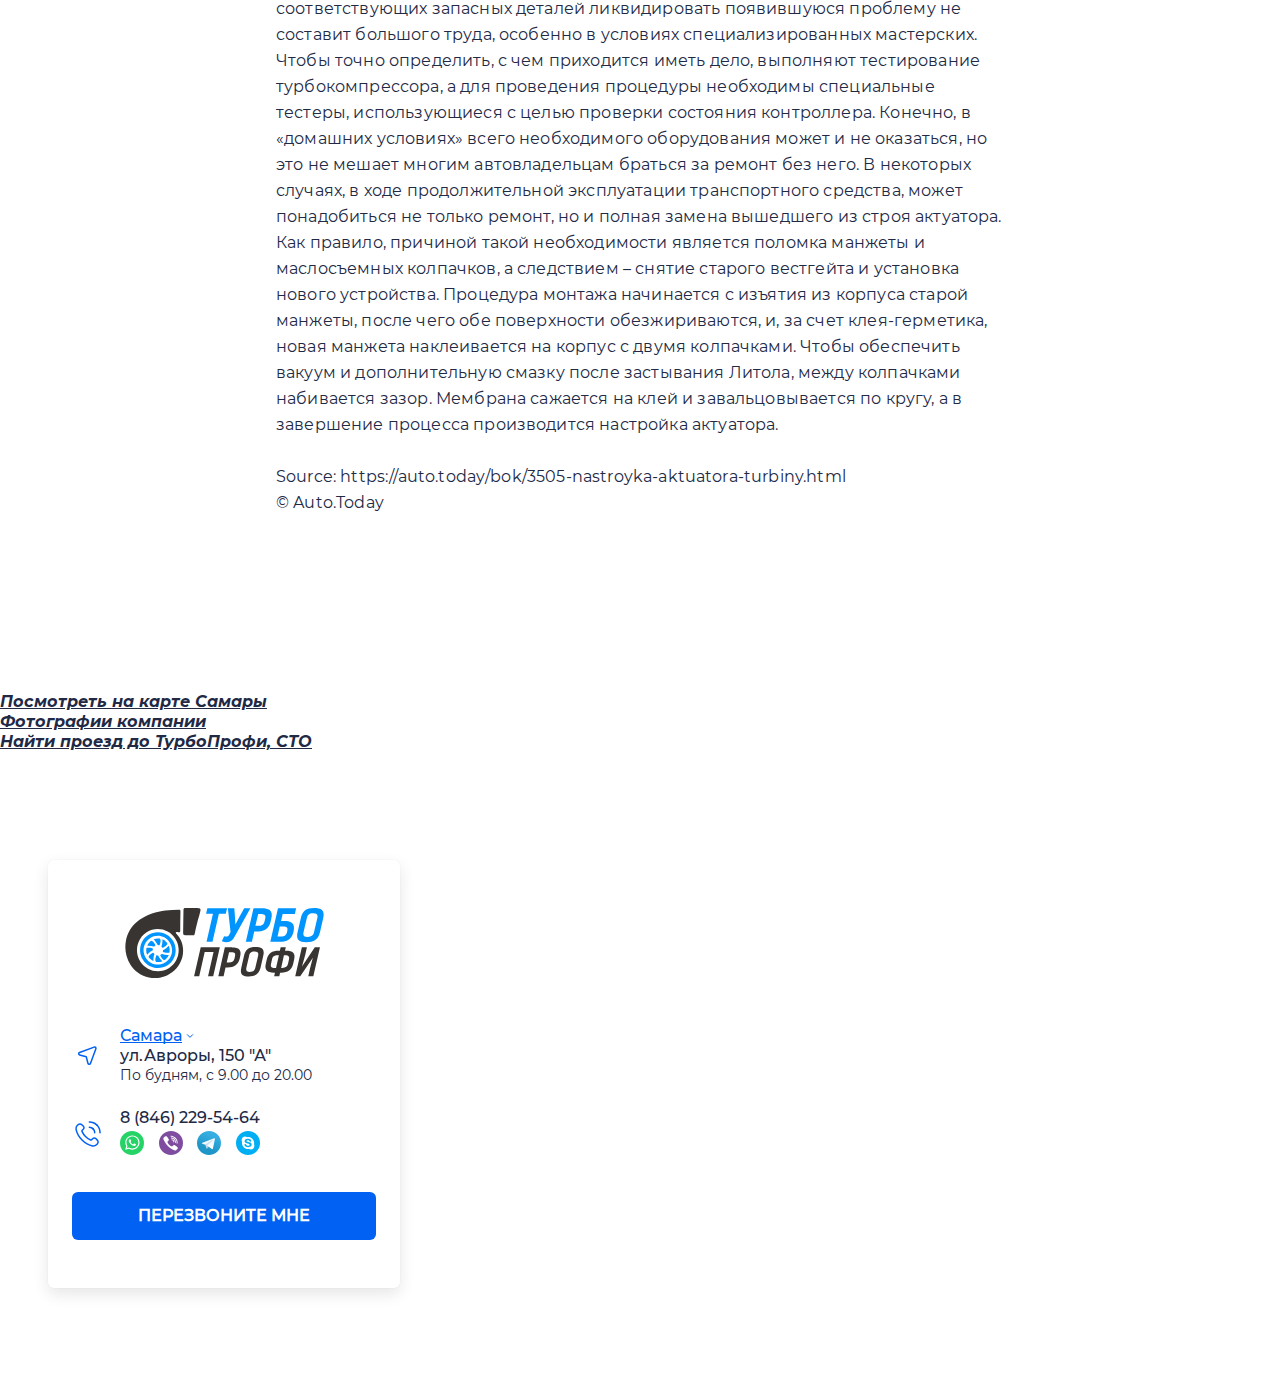
<file: post.html>
<!DOCTYPE html>
<html lang="en">

<head>
	<meta charset="UTF-8">
	<meta name="viewport" content="width=device-width, initial-scale=1.0">
	<title>Turbo-Samara</title>
	<link rel="stylesheet" href="css/style.min.css?v=4.0">
	<link rel="stylesheet" href="fonts/fonts.css?v=4.0">
</head>

<body id="no-scroll">
	<!-- Шапка сайта -->
	<header class="header">
		<div class="block block-header">
			<a href="#" class="link header-logo">
				<svg class="sprite sprite-logotype">
					<use xlink:href="img/sprite.svg#logotype"></use>
				</svg>
			</a>
			<div class="header-block__contacts">
				<div class="header-contacts header-contacts__position">
					<svg class="sprite sprite-contacts">
						<use xlink:href="img/sprite.svg#arrow-pos"></use>
					</svg>
					<div class="header-contacts__adress">
						<ul class="adress-list">
							<li class="adress-list__li link-adress">Самара
							<ul class="adress-list__submenu">
								<li class="adress-list__li"><a href="" class="link link-adress">Оренбург</a></li>
								<li class="adress-list__li"><a href="" class="link link-adress">Ульяновск</a></li>
							</ul>
							</li>
						</ul>
						<p class="header-adress__text">ул.Авроры, 150 "А"<br><span>По будням, с 9.00 до 20.00</span></p>
					</div>
				</div>
				<div class="header-contacts header-contacts__phone">
					<svg class="sprite sprite-contacts">
						<use xlink:href="img/sprite.svg#phone-signal"></use>
					</svg>
					<div class="header-contacts__all">
						<a href="tel:+78462295464" class="header-contacts__phone">8 (846) 229-54-64</a>
						<div class="header-contacts__social">
							<a href="" class="link link-social"><svg class="sprite sprite-social">
									<use xlink:href="img/sprite.svg#whatsapp"></use>
								</svg> </a>
							<a href="" class="link link-social"><svg class="sprite sprite-social">
									<use xlink:href="img/sprite.svg#viber"></use>
								</svg> </a>
							<a href="" class="link link-social"><img src="img/icons/tg.svg" alt=""></a>
							<a href="" class="link link-social"><svg class="sprite sprite-social">
									<use xlink:href="img/sprite.svg#skype"></use>
								</svg> </a>
						</div>
					</div>
				</div>
				<button class="btn btn-header">перезвоните мне</button>
			</div>
			<a href="#menu" class="burger-menu"><span></span></a>
		</div>
		<div class="header-block__nav">
			<ul class="header-nav">
				<li class="header-nav__li header-nav__li-dropMenu"><a href="#" class="link link-header-nav">Ремонт
						турбин</a>
					<ul class="header-nav header-nav__submenu">
						<li class="header-nav__li"><a href="" class="link link-header-nav">Ремонт</a></li>
						<li class="header-nav__li"><a href="" class="link link-header-nav">Продажа</a></li>
						<li class="header-nav__li"><a href="" class="link link-header-nav">Обмен</a></li>
					</ul>
				</li>
				<li class="header-nav__li"><a href="#" class="link link-header-nav">Продажа турбин</a></li>
				<li class="header-nav__li"><a href="#" class="link link-header-nav">СТО</a></li>
				<li class="header-nav__li header-nav__li-bfr"><a href="#" class="link link-header-nav">Чип-тюнинг</a>
				</li>
				<li class="header-nav__li header-nav__li-bfr"><a href="#" class="link link-header-nav">Картриджи и
						запчасти турбин</a></li>
				<li class="header-nav__li"><a href="#" class="link link-header-nav">Франшиза</a></li>
				<li class="header-nav__li"><a href="#" class="link link-header-nav">Стоимость</a></li>
				<li class="header-nav__li"><a href="#" class="link link-header-nav">Контакты</a></li>
			</ul>
		</div>
	</header>

	<!-- Блок "Запись" -->
	<section class="post">
		<div class="block block-post">
			<h2 class="section-title section-title__post">Регулировка актуатора турбины</h2>
			
			<div class="post-box">
				<div class="post-img"><img src="img/post/img-1.png" alt=""></div>
				<p class="post-text__title">1. Как работает «защитник» турбины?</p>
				<p class="post-text__subtitle">Итак, мы уже выяснили, что актруатор турбины является специальным регулятором, ограждающим устройство от перегрузок и представляющим из себя клапан, который устанавливается в выпускном коллекторе непосредственно перед самой турбиной. Принцип работы такого регулятора заключается в следующем: когда обороты силового агрегата, а соответственно, и давление отработанных газов, вместе с оборотами колеса турбины возрастают, открывается обходной клапан, через который газы проходят мимо турбинного колеса. Если рассматривать процесс более детально, то, перемещаясь через горячую часть турбокомпрессора, выхлопные газы активизируют движение крыльчатки и самого вала, на котором еще находится крыльчатка холодной части устройства турбины. Именно эта часть создает давление во впускном коллекторе, что обеспечивает подачу воздуха в камеру сгорания. Когда турбинное колесо достигает больших оборотов и давление выхлопных газов увеличивается, в игру вступает актуатор, открывающий обходной клапан и способствующий выходу отработанных газов мимо колеса турбины. Достигнув высоких оборотов, турбонагнетатель просто не способен самостоятельно разогнаться в полную силу, и в этом ему помогает описанное устройство. При нажатии на педаль «газа» на турбине открывается вестгейт, сквозь который выходят выхлопные газы, позволяя большому количеству воздуху попасть в клапаны.</p>
				<p class="post-text__title">2. Причины поломки и замена актуатора турбины</p>
				<p class="post-text__subtitle">Причины поломки и замена актуатора турбины Среди наиболее распространенных поломок актуаторов выделяют повреждения его электронных составляющих, неисправности электромотора и поломку зубьев шестерней привода. При наличии соответствующих запасных деталей ликвидировать появившуюся проблему не составит большого труда, особенно в условиях специализированных мастерских. Чтобы точно определить, с чем приходится иметь дело, выполняют тестирование турбокомпрессора, а для проведения процедуры необходимы специальные тестеры, использующиеся с целью проверки состояния контроллера. Конечно, в «домашних условиях» всего необходимого оборудования может и не оказаться, но это не мешает многим автовладельцам браться за ремонт без него. В некоторых случаях, в ходе продолжительной эксплуатации транспортного средства, может понадобиться не только ремонт, но и полная замена вышедшего из строя актуатора. Как правило, причиной такой необходимости является поломка манжеты и маслосъемных колпачков, а следствием – снятие старого вестгейта и установка нового устройства. Процедура монтажа начинается с изъятия из корпуса старой манжеты, после чего обе поверхности обезжириваются, и, за счет клея-герметика, новая манжета наклеивается на корпус с двумя колпачками. Чтобы обеспечить вакуум и дополнительную смазку после застывания Литола, между колпачками набивается зазор. Мембрана сажается на клей и завальцовывается по кругу, а в завершение процесса производится настройка актуатора.<br><br> Source: https://auto.today/bok/3505-nastroyka-aktuatora-turbiny.html<br> © Auto.Today</p>
			</div>

		</div>
	</section>


	<!-- Шапка сайта -->
	<footer class="footer">
		<div class="map" id="map">
			<a class="dg-widget-link"
				href="http://2gis.ru/samara/firm/70000001021026540/center/50.1874566078186,53.21041480590519/zoom/16?utm_medium=widget-source&utm_campaign=firmsonmap&utm_source=bigMap">Посмотреть
				на карте Самары</a>
			<div class="dg-widget-link"><a
					href="http://2gis.ru/samara/firm/70000001021026540/photos/70000001021026540/center/50.1874566078186,53.21041480590519/zoom/17?utm_medium=widget-source&utm_campaign=firmsonmap&utm_source=photos">Фотографии
					компании</a></div>
			<div class="dg-widget-link"><a
					href="http://2gis.ru/samara/center/50.187466,53.210174/zoom/16/routeTab/rsType/bus/to/50.187466,53.210174╎ТурбоПрофи, СТО?utm_medium=widget-source&utm_campaign=firmsonmap&utm_source=route">Найти
					проезд до ТурбоПрофи, СТО</a></div>
			<script charset="utf-8" src="https://widgets.2gis.com/js/DGWidgetLoader.js"></script>
			<script
				charset="utf-8">new DGWidgetLoader({ "width": "100%", "height": "100%", "pos": { "lat": 53.21041480590519, "lon": 50.1874566078186, "zoom": 16 }, "opt": { "city": "samara" }, "org": [{ "id": "70000001021026540" }] });</script>
		</div>
		<div class="block block-footer">
			<div class="footer-block__info">
				<a href="#" class="link footer-logo"><svg class="sprite sprite-logotype">
						<use xlink:href="img/sprite.svg#logotype"></use>
					</svg></a>
				<div class="footer-contacts footer-contacts__position">
					<svg class="sprite sprite-contacts">
						<use xlink:href="img/sprite.svg#arrow-pos"></use>
					</svg>
					<div class="footer-contacts__adress">
						<ul class="adress-list">
							<li class="adress-list__li link-adress">Самара
							<ul class="adress-list__submenu">
								<li class="adress-list__li"><a href="" class="link link-adress">Оренбург</a></li>
								<li class="adress-list__li"><a href="" class="link link-adress">Ульяновск</a></li>
							</ul>
							</li>
						</ul>
						<p class="footer-adress__text">ул.Авроры, 150 "А"<br><span>По будням, с 9.00 до 20.00</span></p>
					</div>
				</div>
				<div class="footer-contacts footer-contacts__phone">
					<svg class="sprite sprite-contacts">
						<use xlink:href="img/sprite.svg#phone-signal"></use>
					</svg>
					<div class="footer-contacts__all">
						<a href="tel:+78462295464" class="footer-contacts__phone">8 (846) 229-54-64</a>
						<div class="footer-contacts__social">
							<a href="" class="link link-social"><svg class="sprite sprite-social">
									<use xlink:href="img/sprite.svg#whatsapp"></use>
								</svg> </a>
							<a href="" class="link link-social"><svg class="sprite sprite-social">
									<use xlink:href="img/sprite.svg#viber"></use>
								</svg> </a>
							<a href="" class="link link-social"><img src="img/icons/tg.svg" alt=""></a>
							<a href="" class="link link-social"><svg class="sprite sprite-social">
									<use xlink:href="img/sprite.svg#skype"></use>
								</svg> </a>
						</div>
					</div>
				</div>
				<button class="btn btn-footer">перезвоните мне</button>
			</div>
		</div>
	</footer>

	<div class="overlay">
		<div class="popup"><a href="#closepopup" class="popup-close"><span></span></a>
			<p class="form-title">Оставить заявку</p>
			<form action="" class="form-discount">
				<div class="form-input"><svg class="sprite sprite-form">
						<use xlink:href="img/sprite.svg#user"></use>
					</svg><input type="text" placeholder="Ваше имя"></div>
				<div class="form-input"><svg class="sprite sprite-form">
						<use xlink:href="img/sprite.svg#phone-form"></use>
					</svg><input type="text" placeholder="8 (___) ___-__-__"></div>
				<button class="btn btn-form">Оставить заявку</button>
				<div class="form-checkbox">
					<input id="4" type="checkbox" name="first" checked hidden /><label for="4">Я согласен на <a
							href="#">обработку моих персональных данных</a></label>
				</div>
			</form>
		</div>
	</div>


	<script src="https://cdnjs.cloudflare.com/ajax/libs/jquery/3.3.1/jquery.min.js"></script>
	<script src="js/header.js"></script>
	<script src="js/burger-menu.js"></script>
	<script src="js/overlay.js"></script>
</body>

</html>
</file>
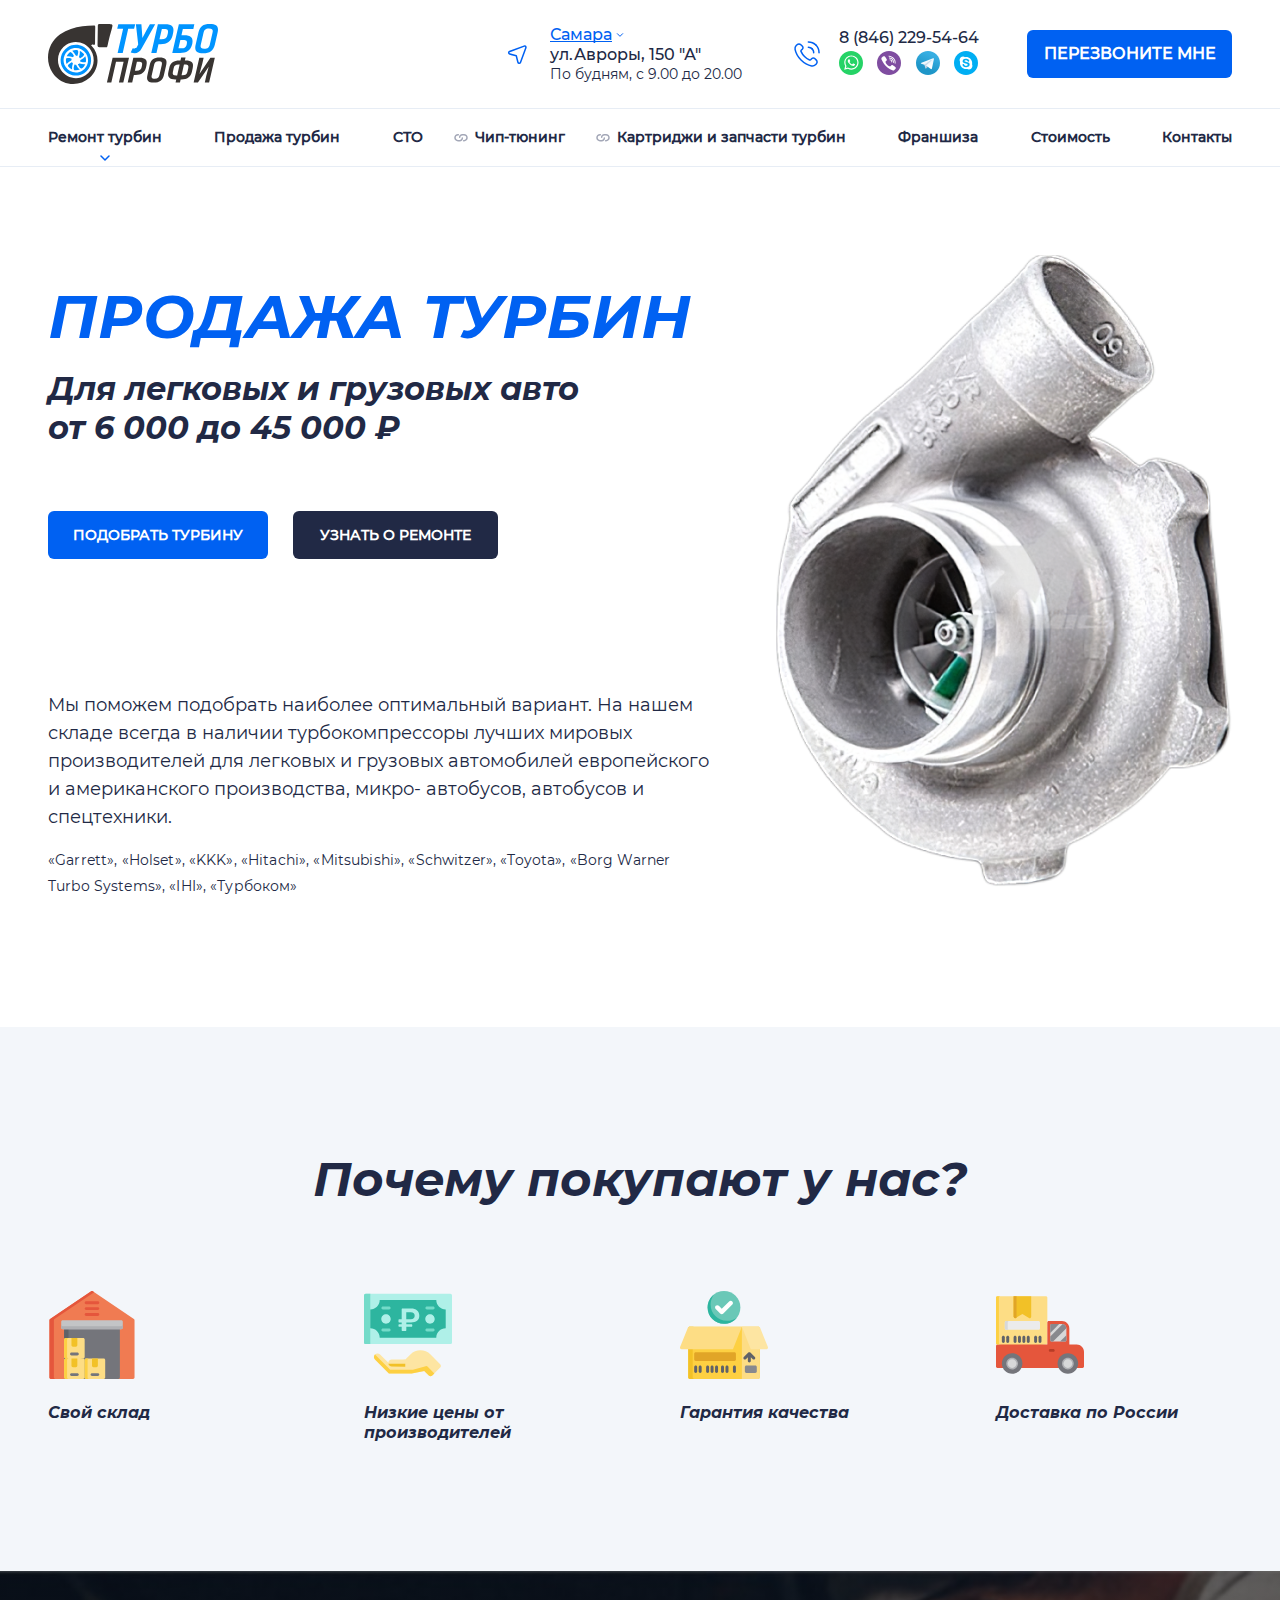
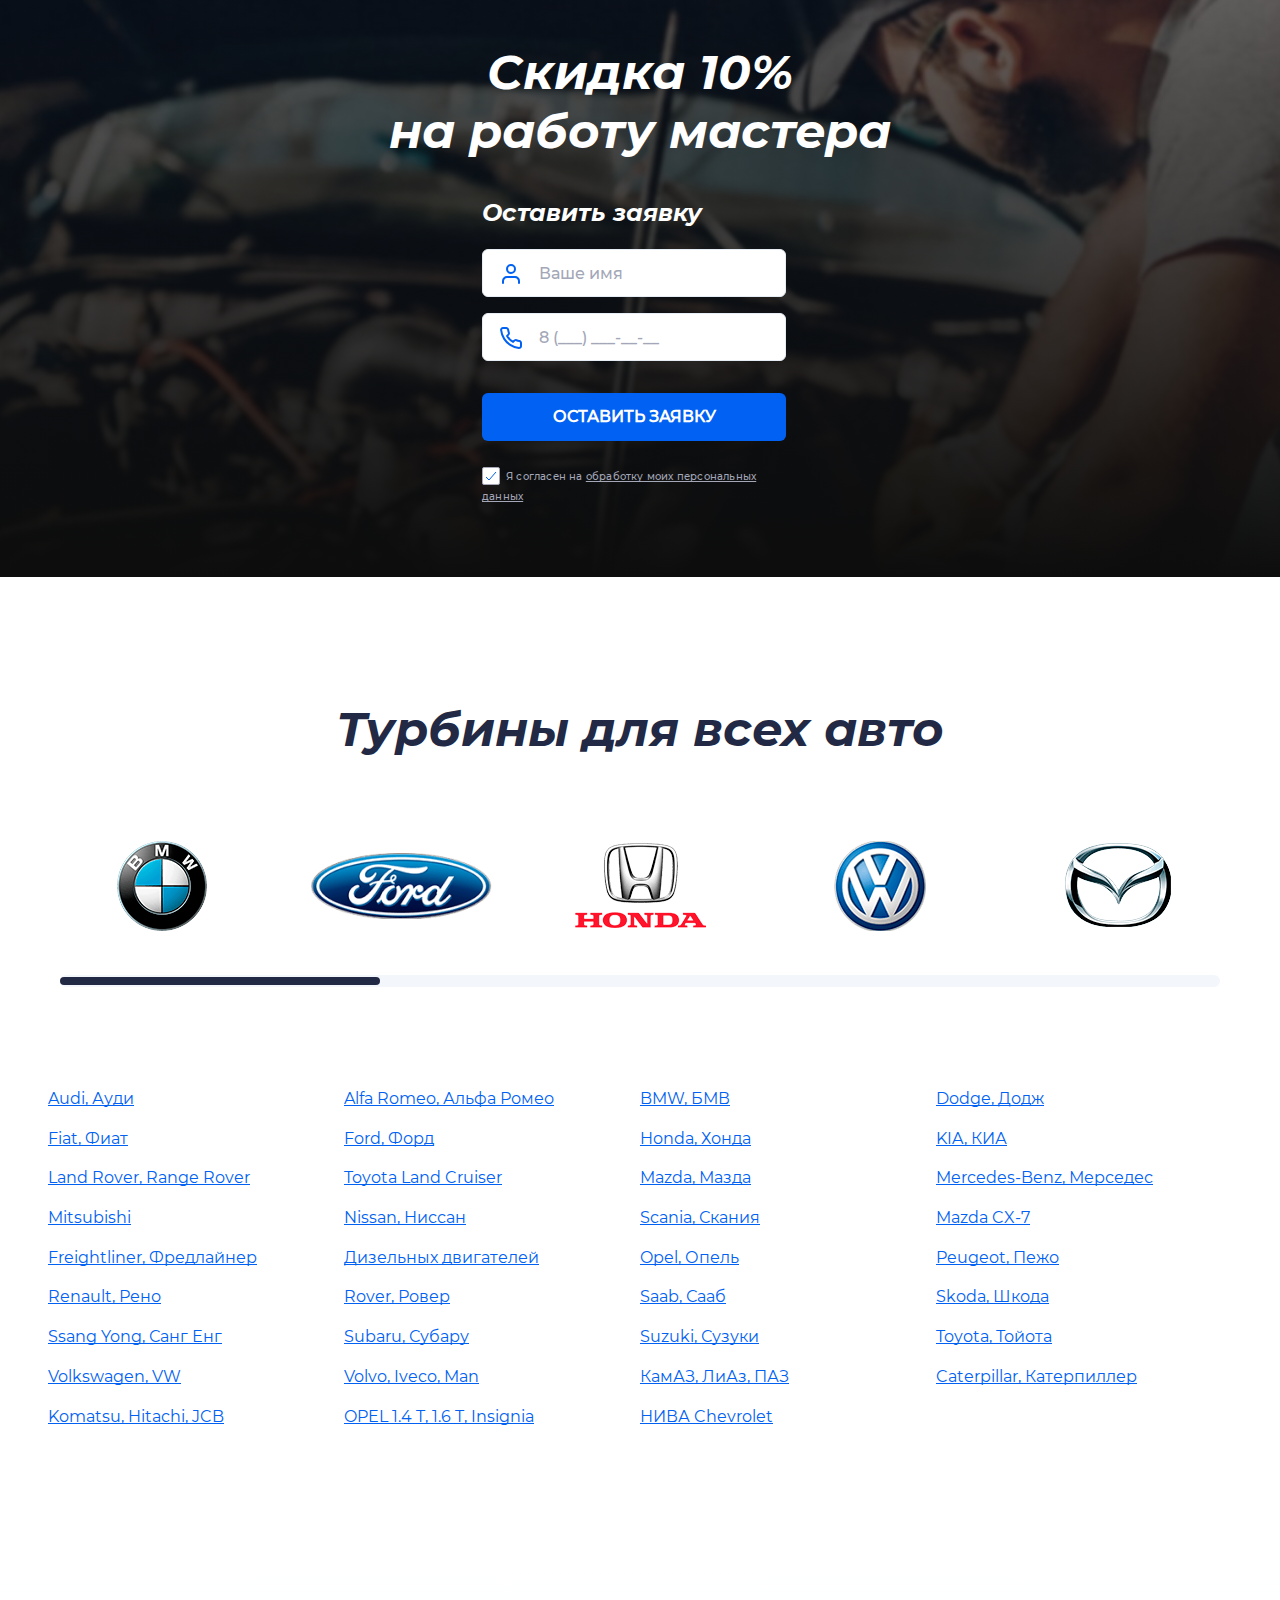
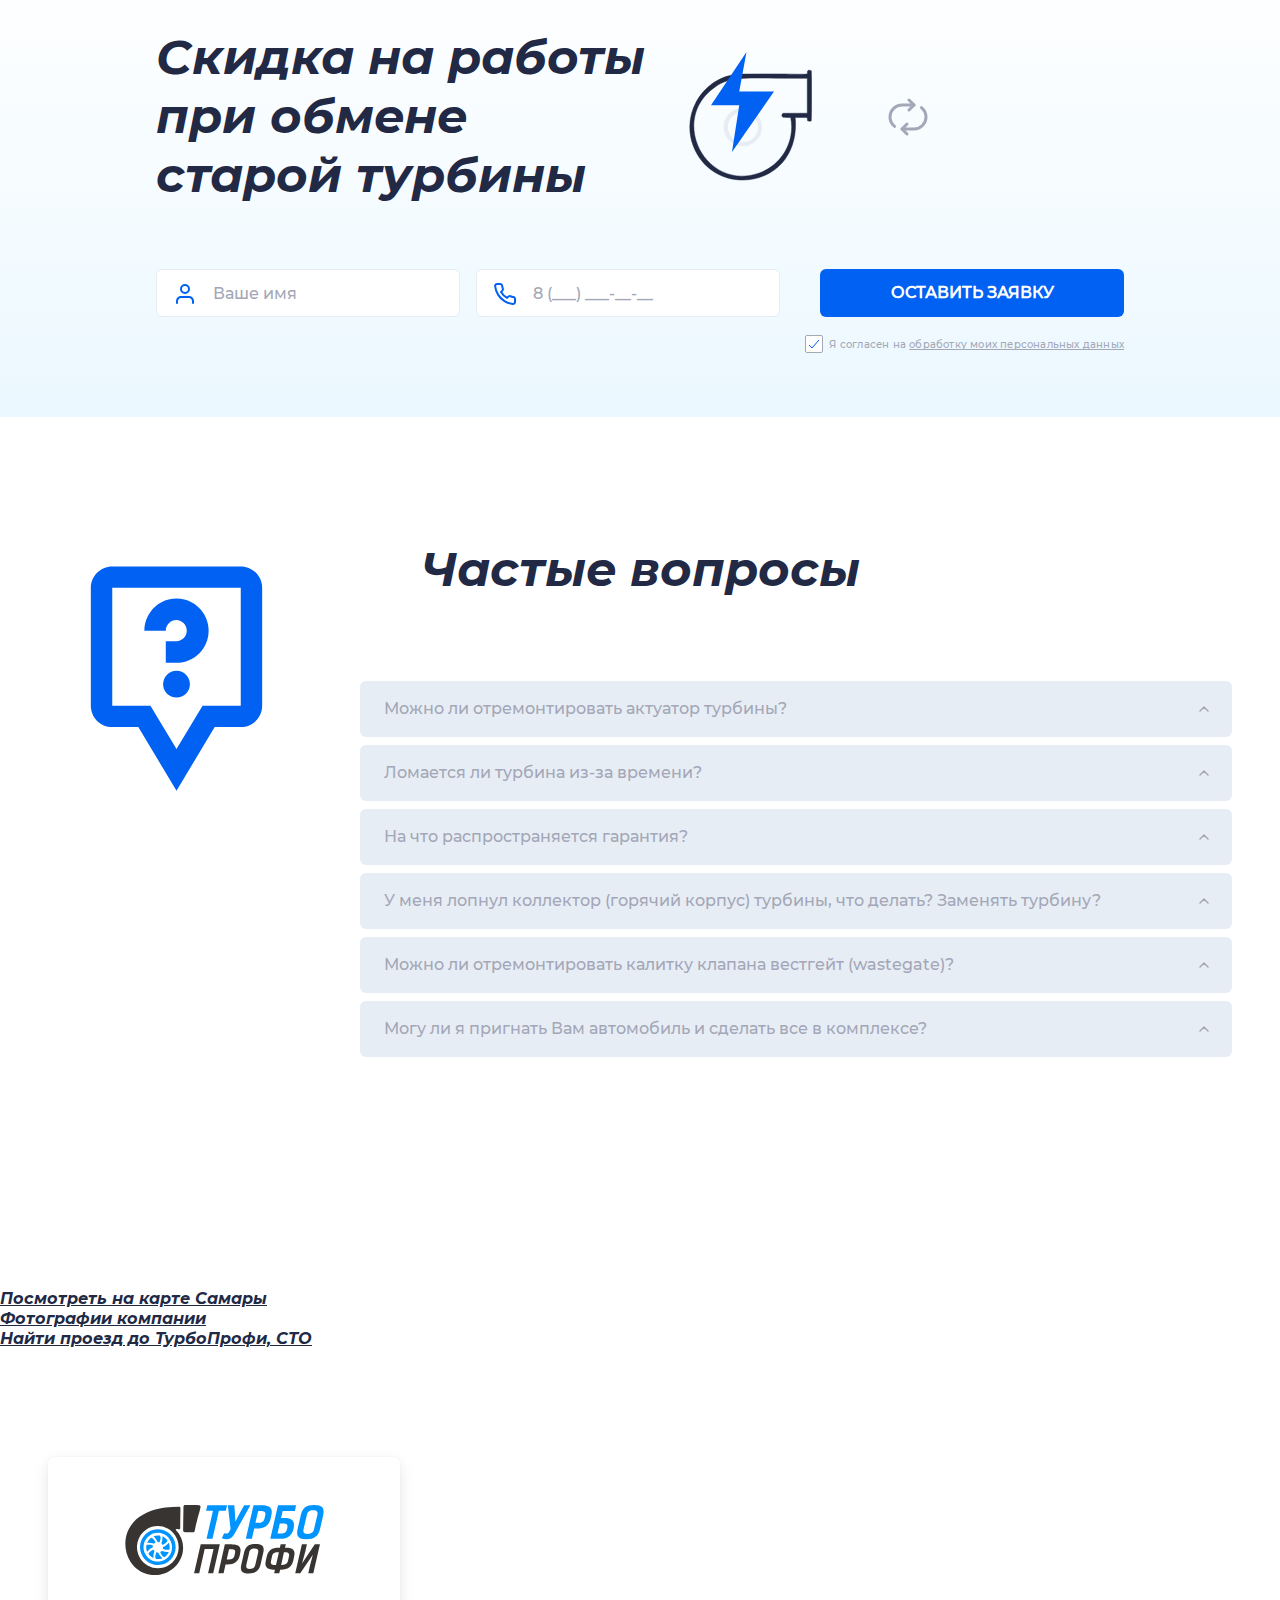
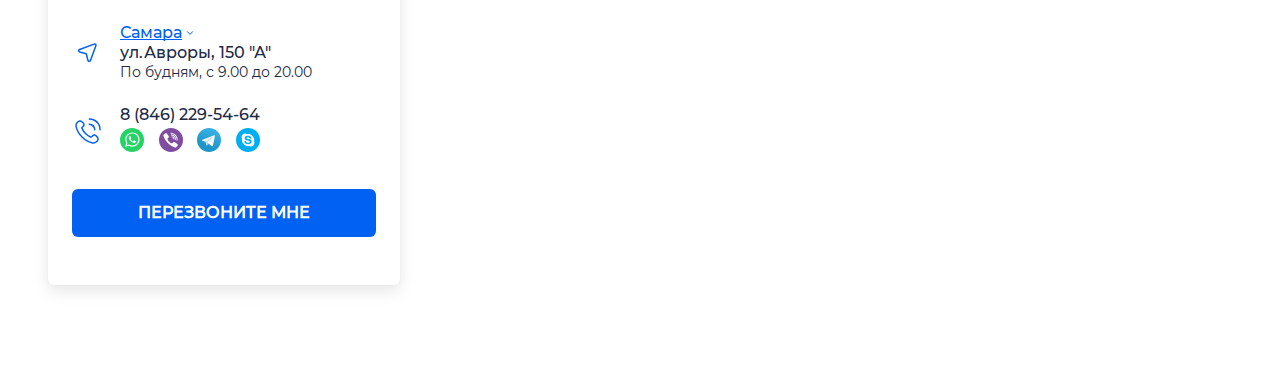
<file: shop.html>
<!DOCTYPE html>
<html lang="en">

<head>
	<meta charset="UTF-8">
	<meta name="viewport" content="width=device-width, initial-scale=1.0">
	<title>Turbo-Samara</title>
	<link rel="stylesheet" href="css/style.min.css?v=4.0">
	<link rel="stylesheet" href="fonts/fonts.css?v=4.0">
	<link rel="stylesheet" href="slick/slick.css?v=4.0">
	<link rel="stylesheet" href="slick/slick-theme.css?v=4.0">
	<link rel="stylesheet" href="https://unpkg.com/swiper/swiper-bundle.min.css" />
</head>

<body id="no-scroll">
	<!-- Шапка сайта -->
	<header class="header">
		<div class="block block-header">
			<a href="#" class="link header-logo">
				<svg class="sprite sprite-logotype">
					<use xlink:href="img/sprite.svg#logotype"></use>
				</svg>
			</a>
			<div class="header-block__contacts">
				<div class="header-contacts header-contacts__position">
					<svg class="sprite sprite-contacts">
						<use xlink:href="img/sprite.svg#arrow-pos"></use>
					</svg>
					<div class="header-contacts__adress">
						<ul class="adress-list">
							<li class="adress-list__li link-adress">Самара
							<ul class="adress-list__submenu">
								<li class="adress-list__li"><a href="" class="link link-adress">Оренбург</a></li>
								<li class="adress-list__li"><a href="" class="link link-adress">Ульяновск</a></li>
							</ul>
							</li>
						</ul>
						<p class="header-adress__text">ул.Авроры, 150 "А"<br><span>По будням, с 9.00 до 20.00</span></p>
					</div>
				</div>
				<div class="header-contacts header-contacts__phone">
					<svg class="sprite sprite-contacts">
						<use xlink:href="img/sprite.svg#phone-signal"></use>
					</svg>
					<div class="header-contacts__all">
						<a href="tel:+78462295464" class="header-contacts__phone">8 (846) 229-54-64</a>
						<div class="header-contacts__social">
							<a href="" class="link link-social"><svg class="sprite sprite-social">
									<use xlink:href="img/sprite.svg#whatsapp"></use>
								</svg> </a>
							<a href="" class="link link-social"><svg class="sprite sprite-social">
									<use xlink:href="img/sprite.svg#viber"></use>
								</svg> </a>
							<a href="" class="link link-social"><img src="img/icons/tg.svg" alt=""></a>
							<a href="" class="link link-social"><svg class="sprite sprite-social">
									<use xlink:href="img/sprite.svg#skype"></use>
								</svg> </a>
						</div>
					</div>
				</div>
				<button class="btn btn-header">перезвоните мне</button>
			</div>
			<a href="#menu" class="burger-menu"><span></span></a>
		</div>
		<div class="header-block__nav">
			<ul class="header-nav">
				<li class="header-nav__li header-nav__li-dropMenu"><a href="#" class="link link-header-nav">Ремонт
						турбин</a>
					<ul class="header-nav header-nav__submenu">
						<li class="header-nav__li"><a href="" class="link link-header-nav">Ремонт</a></li>
						<li class="header-nav__li"><a href="" class="link link-header-nav">Продажа</a></li>
						<li class="header-nav__li"><a href="" class="link link-header-nav">Обмен</a></li>
					</ul>
				</li>
				<li class="header-nav__li"><a href="#" class="link link-header-nav">Продажа турбин</a></li>
				<li class="header-nav__li"><a href="#" class="link link-header-nav">СТО</a></li>
				<li class="header-nav__li header-nav__li-bfr"><a href="#" class="link link-header-nav">Чип-тюнинг</a>
				</li>
				<li class="header-nav__li header-nav__li-bfr"><a href="#" class="link link-header-nav">Картриджи и
						запчасти турбин</a></li>
				<li class="header-nav__li"><a href="#" class="link link-header-nav">Франшиза</a></li>
				<li class="header-nav__li"><a href="#" class="link link-header-nav">Стоимость</a></li>
				<li class="header-nav__li"><a href="#" class="link link-header-nav">Контакты</a></li>
			</ul>
		</div>
	</header>

	<!-- Главный экран -->
	<section class="main main-shop">
		<div class="block block-shop">
			<div class="main-content__text">
				<div class="main-text main-text__shop">
					<h1 class="main-title">Продажа турбин</h1>
					<p class="main-subtitle">Для легковых и грузовых авто<br>
						от 6 000 до 45 000 ₽</p>
					<div class="main-box"><button class="btn btn-shop">подобрать турбину</button><button class="btn btn-about">узнать о ремонте</button></div>
						<p class="main-descr">Мы поможем подобрать наиболее оптимальный вариант.
							На нашем складе всегда в наличии турбокомпрессоры
							лучших мировых производителей для легковых
							и грузовых автомобилей европейского и американского производства, микро- автобусов, автобусов и спецтехники.</p>
						<span class="main-descr__sub">«Garrett», «Holset», «KKK», «Hitachi», «Mitsubishi», «Schwitzer», «Toyota», «Borg Warner Turbo Systems», «IHI», «Турбоком»</span>
				</div>
			</div>
			<div class="main-content__img">
				<div class="main-img"><img src="img/all/img-main-2.png" alt=""></div>
			</div>
		</div>
	</section>

	<!-- Блок "Почему покупают у нас?" -->
	<section class="advantages">
		<div class="block block-advantages">
			<h2 class="section-title section-title__advantages">Почему покупают у нас?</h2>
			<div class="advantages-point">
				<img src="img/icons/warehouse.svg" alt="" class="advantages-point__icon">
				<p class="text-all">Свой склад​</p>
			</div>
			<div class="advantages-point">
				<img src="img/icons/price.svg" alt="" class="advantages-point__icon">
				<p class="text-all">Низкие цены от производителей​</p>
			</div>
			<div class="advantages-point">
				<img src="img/icons/guarantee.svg" alt="" class="advantages-point__icon">
				<p class="text-all"> Гарантия качества</p>
			</div>
			<div class="advantages-point">
				<img src="img/icons/delivery.svg" alt="" class="advantages-point__icon">
				<p class="text-all">Доставка по России</p>
			</div>
		</div>
	</section>

	<!-- Блок "Скидка 10%" -->
	<section class="discount">
		<div class="block block-discount">
			<h2 class="section-title section-title__discount">Скидка 10%<br>
				на работу мастера</h2>
			<div class="form-block__discount">
				<h4 class="form-title">Оставить заявку</h4>
				<form action="" class="form-discount">
					<div class="form-input"><svg class="sprite sprite-form">
							<use xlink:href="img/sprite.svg#user"></use>
						</svg><input type="text" placeholder="Ваше имя"></div>
					<div class="form-input"><svg class="sprite sprite-form">
							<use xlink:href="img/sprite.svg#phone-form"></use>
						</svg><input type="text" placeholder="8 (___) ___-__-__"></div>
					<button class="btn btn-form">Оставить заявку</button>
					<div class="form-checkbox">
						<input id="1" type="checkbox" name="first" checked hidden /><label for="1">Я согласен на <a
								href="#">обработку моих персональных данных</a></label>
					</div>
				</form>
			</div>
		</div>
	</section>


	<!-- Блок "Работаем со всеми авто" -->
	<section class="coop">
		<div class="block block-coop">
			<h2 class="section-title section-title__coop">Турбины для всех авто</h2>
			<div class="coop-slider">
				<div class="swiper-wrapper">
					<div class="swiper-slide"><img src="img/logos/logo-1.png" alt=""></div>
					<div class="swiper-slide"><img src="img/logos/logo-2.png" alt=""></div>
					<div class="swiper-slide"><img src="img/logos/logo-3.png" alt=""></div>
					<div class="swiper-slide"><img src="img/logos/logo-4.png" alt=""></div>
					<div class="swiper-slide"><img src="img/logos/logo-5.png" alt=""></div>
					<div class="swiper-slide"><img src="img/logos/logo-6.png" alt=""></div>
					<div class="swiper-slide"><img src="img/logos/logo-1.png" alt=""></div>
					<div class="swiper-slide"><img src="img/logos/logo-2.png" alt=""></div>
					<div class="swiper-slide"><img src="img/logos/logo-3.png" alt=""></div>
					<div class="swiper-slide"><img src="img/logos/logo-4.png" alt=""></div>
					<div class="swiper-slide"><img src="img/logos/logo-5.png" alt=""></div>
					<div class="swiper-slide"><img src="img/logos/logo-6.png" alt=""></div>
					<div class="swiper-slide"><img src="img/logos/logo-1.png" alt=""></div>
					<div class="swiper-slide"><img src="img/logos/logo-2.png" alt=""></div>
					<div class="swiper-slide"><img src="img/logos/logo-3.png" alt=""></div>
					<div class="swiper-slide"><img src="img/logos/logo-4.png" alt=""></div>
					<div class="swiper-slide"><img src="img/logos/logo-5.png" alt=""></div>
					<div class="swiper-slide"><img src="img/logos/logo-6.png" alt=""></div>

				</div>
				<!-- Add Scrollbar -->
				<div class="swiper-scrollbar"></div>
			</div>
			<ul class="coop-list">
				<li class="coop-list__li"><a href="#" class="link link-coop">Audi, Ауди</a></li>
				<li class="coop-list__li"><a href="#" class="link link-coop">Alfa Romeo, Альфа Ромео</a></li>
				<li class="coop-list__li"><a href="#" class="link link-coop">BMW, БМВ</a></li>
				<li class="coop-list__li"><a href="#" class="link link-coop">Dodge, Додж</a></li>
				<li class="coop-list__li"><a href="#" class="link link-coop">Fiat, Фиат</a></li>
				<li class="coop-list__li"><a href="#" class="link link-coop">Ford, Форд</a></li>
				<li class="coop-list__li"><a href="#" class="link link-coop">Honda, Хонда</a></li>
				<li class="coop-list__li"><a href="#" class="link link-coop">KIA, КИА</a></li>
				<li class="coop-list__li"><a href="#" class="link link-coop">Land Rover, Range Rover</a></li>
				<li class="coop-list__li"><a href="#" class="link link-coop">Toyota Land Cruiser</a></li>
				<li class="coop-list__li"><a href="#" class="link link-coop"> Mazda, Мазда</a></li>
				<li class="coop-list__li"><a href="#" class="link link-coop">Mercedes-Benz, Мерседес</a></li>
				<li class="coop-list__li"><a href="#" class="link link-coop">Mitsubishi</a></li>
				<li class="coop-list__li"><a href="#" class="link link-coop">Nissan, Ниссан</a></li>
				<li class="coop-list__li"><a href="#" class="link link-coop">Scania, Скания</a></li>
				<li class="coop-list__li"><a href="#" class="link link-coop">Mazda CX-7</a></li>
				<li class="coop-list__li"><a href="#" class="link link-coop">Freightliner, Фредлайнер</a></li>
				<li class="coop-list__li"><a href="#" class="link link-coop">Дизельных двигателей</a></li>
				<li class="coop-list__li"><a href="#" class="link link-coop">Opel, Опель</a></li>
				<li class="coop-list__li"><a href="#" class="link link-coop">Peugeot, Пежо</a></li>
				<li class="coop-list__li"><a href="#" class="link link-coop">Renault, Рено</a></li>
				<li class="coop-list__li"><a href="#" class="link link-coop">Rover, Ровер</a></li>
				<li class="coop-list__li"><a href="#" class="link link-coop">Saab, Сааб</a></li>
				<li class="coop-list__li"><a href="#" class="link link-coop">Skoda, Шкода</a></li>
				<li class="coop-list__li"><a href="#" class="link link-coop">Ssang Yong, Санг Енг</a></li>
				<li class="coop-list__li"><a href="#" class="link link-coop">Subaru, Субару</a></li>
				<li class="coop-list__li"><a href="#" class="link link-coop">Suzuki, Сузуки</a></li>
				<li class="coop-list__li"><a href="#" class="link link-coop">Toyota, Тойота</a></li>
				<li class="coop-list__li"><a href="#" class="link link-coop">Volkswagen, VW</a></li>
				<li class="coop-list__li"><a href="#" class="link link-coop">Volvo, Iveco, Man</a></li>
				<li class="coop-list__li"><a href="#" class="link link-coop">КамАЗ, ЛиАз, ПАЗ</a></li>
				<li class="coop-list__li"><a href="#" class="link link-coop">Caterpillar, Катерпиллер</a></li>
				<li class="coop-list__li"><a href="#" class="link link-coop"> Komatsu, Hitachi, JCB</a></li>
				<li class="coop-list__li"><a href="#" class="link link-coop">OPEL 1.4 T, 1.6 T, Insignia</a></li>
				<li class="coop-list__li"><a href="#" class="link link-coop">НИВА Chevrolet</a></li>
			</ul>
			<button class="btn btn-coop">показать все бренды</button>
		</div>
	</section>

	<!-- Блок "Записаться на осмотр" -->
	<section class="callback callback-shop">
		<div class="block block-callback">
			<h2 class="section-title section-title__callback">Скидка на работы	при обмене<br> старой турбины <div class="callback-box__img">

				<svg class="sprite sprite-callback-turbo"><use xlink:href="img/sprite.svg#turbo"></use></svg>
				<svg class="sprite sprite-callback-swap"><use xlink:href="img/sprite.svg#swap"></use></svg>
				<svg class="sprite sprite-callback-discount"><use xlink:href="img/sprite.svg#discount"></use></svg>
			</div></h2>
			<form action="" class="form-callback">
				<div class="form-input"><svg class="sprite sprite-form">
						<use xlink:href="img/sprite.svg#user"></use>
					</svg><input type="text" placeholder="Ваше имя"></div>
				<div class="form-input"><svg class="sprite sprite-form">
						<use xlink:href="img/sprite.svg#phone-form"></use>
					</svg><input type="text" placeholder="8 (___) ___-__-__"></div>
				<button class="btn btn-form">Оставить заявку</button>
				<div class="form-checkbox">
					<input id="2" type="checkbox" name="first" checked hidden /><label for="2">Я согласен на <a
							href="#">обработку моих персональных данных</a></label>
				</div>
			</form>

		</div>
	</section>

	<section class="faq">
		<div class="block block-faq">
			<h2 class="section-title section-title__faq">Частые вопросы
				<svg class="sprite sprite-faq">
					<use xlink:href="img/sprite.svg#faq"></use>
				</svg>
			</h2>
			<ul class="faq-box">
				<li class="faq-list">
					<p class="faq-article">Можно ли отремонтировать актуатор турбины?<svg class="sprite sprite-arrow-faq">
							<use xlink:href="img/sprite.svg#arrow-down"></use>
						</svg></p>
					<p class="faq-answer">Да, можно. Мы профессионально занимаемся ремонтом актуаторов
						турбокомпрессоров.
						Все оригинальные запчасти есть в наличии, кроме крышек с платой.
						Также наша команда может подобрать Вам вариант нового актуатора за приемлемые деньги.</p>
				</li>
				<li class="faq-list">
					<p class="faq-article">Ломается ли турбина из-за времени?<svg
							class="sprite sprite-arrow-faq">
							<use xlink:href="img/sprite.svg#arrow-down"></use>
						</svg></p>
					<p class="faq-answer">Да, можно. Мы профессионально занимаемся ремонтом актуаторов
						турбокомпрессоров.
						Все оригинальные запчасти есть в наличии, кроме крышек с платой.
						Также наша команда может подобрать Вам вариант нового актуатора за приемлемые деньги.</p>
				</li>
				<li class="faq-list">
					<p class="faq-article">На что распространяется гарантия?<svg
							class="sprite sprite-arrow-faq">
							<use xlink:href="img/sprite.svg#arrow-down"></use>
						</svg></p>
					<p class="faq-answer">Да, можно. Мы профессионально занимаемся ремонтом актуаторов
						турбокомпрессоров.
						Все оригинальные запчасти есть в наличии, кроме крышек с платой.
						Также наша команда может подобрать Вам вариант нового актуатора за приемлемые деньги.</p>
				</li>
				<li class="faq-list">
					<p class="faq-article">У меня лопнул коллектор (горячий корпус) турбины, что делать? Заменять турбину?<svg class="sprite sprite-arrow-faq">
							<use xlink:href="img/sprite.svg#arrow-down"></use>
						</svg></p>
					<p class="faq-answer">Да, можно. Мы профессионально занимаемся ремонтом актуаторов
						турбокомпрессоров.
						Все оригинальные запчасти есть в наличии, кроме крышек с платой.
						Также наша команда может подобрать Вам вариант нового актуатора за приемлемые деньги.</p>
				</li>
				<li class="faq-list">
					<p class="faq-article">Можно ли отремонтировать калитку клапана вестгейт (wastegate)?<svg class="sprite sprite-arrow-faq">
							<use xlink:href="img/sprite.svg#arrow-down"></use>
						</svg></p>
					<p class="faq-answer">Да, можно. Мы профессионально занимаемся ремонтом актуаторов
						турбокомпрессоров.
						Все оригинальные запчасти есть в наличии, кроме крышек с платой.
						Также наша команда может подобрать Вам вариант нового актуатора за приемлемые деньги.</p>
				</li>
				<li class="faq-list">
					<p class="faq-article">Могу ли я пригнать Вам автомобиль и сделать все в комплексе?<svg class="sprite sprite-arrow-faq">
							<use xlink:href="img/sprite.svg#arrow-down"></use>
						</svg></p>
					<p class="faq-answer">Да, можно. Мы профессионально занимаемся ремонтом актуаторов
						турбокомпрессоров.
						Все оригинальные запчасти есть в наличии, кроме крышек с платой.
						Также наша команда может подобрать Вам вариант нового актуатора за приемлемые деньги.</p>
				</li>
			</ul>
		</div>
	</section>


	<!-- Шапка подвал -->
	<footer class="footer">
		<div class="map" id="map">
			<a class="dg-widget-link"
				href="http://2gis.ru/samara/firm/70000001021026540/center/50.1874566078186,53.21041480590519/zoom/16?utm_medium=widget-source&utm_campaign=firmsonmap&utm_source=bigMap">Посмотреть
				на карте Самары</a>
			<div class="dg-widget-link"><a
					href="http://2gis.ru/samara/firm/70000001021026540/photos/70000001021026540/center/50.1874566078186,53.21041480590519/zoom/17?utm_medium=widget-source&utm_campaign=firmsonmap&utm_source=photos">Фотографии
					компании</a></div>
			<div class="dg-widget-link"><a
					href="http://2gis.ru/samara/center/50.187466,53.210174/zoom/16/routeTab/rsType/bus/to/50.187466,53.210174╎ТурбоПрофи, СТО?utm_medium=widget-source&utm_campaign=firmsonmap&utm_source=route">Найти
					проезд до ТурбоПрофи, СТО</a></div>
			<script charset="utf-8" src="https://widgets.2gis.com/js/DGWidgetLoader.js"></script>
			<script
				charset="utf-8">new DGWidgetLoader({ "width": "100%", "height": "100%", "pos": { "lat": 53.21041480590519, "lon": 50.1874566078186, "zoom": 16 }, "opt": { "city": "samara" }, "org": [{ "id": "70000001021026540" }] });</script>
		</div>
		<div class="block block-footer">
			<div class="footer-block__info">
				<a href="#" class="link footer-logo"><svg class="sprite sprite-logotype">
						<use xlink:href="img/sprite.svg#logotype"></use>
					</svg></a>
				<div class="footer-contacts footer-contacts__position">
					<svg class="sprite sprite-contacts">
						<use xlink:href="img/sprite.svg#arrow-pos"></use>
					</svg>
					<div class="footer-contacts__adress">
						<ul class="adress-list">
							<li class="adress-list__li link-adress">Самара
							<ul class="adress-list__submenu">
								<li class="adress-list__li"><a href="" class="link link-adress">Оренбург</a></li>
								<li class="adress-list__li"><a href="" class="link link-adress">Ульяновск</a></li>
							</ul>
							</li>
						</ul>
						<p class="footer-adress__text">ул.Авроры, 150 "А"<br><span>По будням, с 9.00 до 20.00</span></p>
					</div>
				</div>
				<div class="footer-contacts footer-contacts__phone">
					<svg class="sprite sprite-contacts">
						<use xlink:href="img/sprite.svg#phone-signal"></use>
					</svg>
					<div class="footer-contacts__all">
						<a href="tel:+78462295464" class="footer-contacts__phone">8 (846) 229-54-64</a>
						<div class="footer-contacts__social">
							<a href="" class="link link-social"><svg class="sprite sprite-social">
									<use xlink:href="img/sprite.svg#whatsapp"></use>
								</svg> </a>
							<a href="" class="link link-social"><svg class="sprite sprite-social">
									<use xlink:href="img/sprite.svg#viber"></use>
								</svg> </a>
							<a href="" class="link link-social"><img src="img/icons/tg.svg" alt=""></a>
							<a href="" class="link link-social"><svg class="sprite sprite-social">
									<use xlink:href="img/sprite.svg#skype"></use>
								</svg> </a>
						</div>
					</div>
				</div>
				<button class="btn btn-footer">перезвоните мне</button>
			</div>
		</div>
	</footer>

	<div class="overlay">
		<div class="popup"><a href="#closepopup" class="popup-close"><span></span></a>
			<p class="form-title">Оставить заявку</p>
			<form action="" class="form-discount">
				<div class="form-input"><svg class="sprite sprite-form">
						<use xlink:href="img/sprite.svg#user"></use>
					</svg><input type="text" placeholder="Ваше имя"></div>
				<div class="form-input"><svg class="sprite sprite-form">
						<use xlink:href="img/sprite.svg#phone-form"></use>
					</svg><input type="text" placeholder="8 (___) ___-__-__"></div>
				<button class="btn btn-form">Оставить заявку</button>
				<div class="form-checkbox">
					<input id="4" type="checkbox" name="first" checked hidden /><label for="4">Я согласен на <a
							href="#">обработку моих персональных данных</a></label>
				</div>
			</form>
		</div>
	</div>


	<script src="https://cdnjs.cloudflare.com/ajax/libs/jquery/3.3.1/jquery.min.js"></script>
	<script src="js/header.js"></script>
	<script src="js/burger-menu.js"></script>
	<script src="js/overlay.js"></script>
	<script src="slick/slick.min.js"></script>
	<script>
		$('.stages-slider').slick({
			infinite: false,
			slidesToShow: 4,
			slidesToScroll: 4,
			dots: false,
			arrows: false,
			focusOnSelect: true,
			responsive: [
				{
					breakpoint: 1200,
					settings: {
						slidesToShow: 3,
						slidesToScroll: 3,
					}
				},
				{
					breakpoint: 992,
					settings: {
						slidesToShow: 2,
						slidesToScroll: 2,
					}
				},
				{
					breakpoint: 576,
					settings: {
						slidesToShow: 1,
						slidesToScroll: 1,
					}
				}
			]
		});
	</script>
	<script src="js/tabs-faq.js"></script>
	<script src="https://unpkg.com/swiper/swiper-bundle.min.js"></script>
	<script>
		var swiper = new Swiper('.coop-slider', {
			autoplay: {
				delay: 1500,
			},
			lazy: true,
			slidesPerView: 5,
			spaceBetween: 10,
			freeMode: true,
			scrollbar: {
				el: '.swiper-scrollbar',
				hide: false,
				draggable: true,
			},
			breakpoints: {
				// when window width is >= 320px
				320: {
					slidesPerView: 3,
					spaceBetween: 20
				},
				992: {
					slidesPerView: 5,
					spaceBetween: 10
				}
			}
		});
	</script>
</body>

</html>
</body>

</html>
</file>
<file: fonts/fonts.css>
@font-face {
	font-family: 'Montserrat';
	src: url('Montserrat-Light.eot');
	src: local('Montserrat Light'), local('Montserrat-Light'),
		url('Montserrat-Light.eot?#iefix') format('embedded-opentype'),
		url('Montserrat-Light.woff') format('woff'),
		url('Montserrat-Light.ttf') format('truetype');
	font-weight: 300;
	font-style: normal;
}

@font-face {
	font-family: 'Montserrat';
	src: url('Montserrat-MediumItalic.eot');
	src: local('Montserrat Medium Italic'), local('Montserrat-MediumItalic'),
		url('Montserrat-MediumItalic.eot?#iefix') format('embedded-opentype'),
		url('Montserrat-MediumItalic.woff') format('woff'),
		url('Montserrat-MediumItalic.ttf') format('truetype');
	font-weight: 500;
	font-style: italic;
}

@font-face {
	font-family: 'Montserrat';
	src: url('Montserrat-BoldItalic.eot');
	src: local('Montserrat Bold Italic'), local('Montserrat-BoldItalic'),
		url('Montserrat-BoldItalic.eot?#iefix') format('embedded-opentype'),
		url('Montserrat-BoldItalic.woff') format('woff'),
		url('Montserrat-BoldItalic.ttf') format('truetype');
	font-weight: bold;
	font-style: italic;
}

@font-face {
	font-family: 'Montserrat';
	src: url('Montserrat-Italic.eot');
	src: local('Montserrat Italic'), local('Montserrat-Italic'),
		url('Montserrat-Italic.eot?#iefix') format('embedded-opentype'),
		url('Montserrat-Italic.woff') format('woff'),
		url('Montserrat-Italic.ttf') format('truetype');
	font-weight: normal;
	font-style: italic;
}

/* @font-face {
	font-family: 'Montserrat';
	src: url('Montserrat-Bold.eot');
	src: local('Montserrat Bold'), local('Montserrat-Bold'),
		url('Montserrat-Bold.eot?#iefix') format('embedded-opentype'),
		url('Montserrat-Bold.woff') format('woff'),
		url('Montserrat-Bold.ttf') format('truetype');
	font-weight: bold;
	font-style: normal;
} */

@font-face {
	font-family: 'Montserrat';
	src: url('Montserrat-Regular.eot');
	src: local('Montserrat Regular'), local('Montserrat-Regular'),
		url('Montserrat-Regular.eot?#iefix') format('embedded-opentype'),
		url('Montserrat-Regular.woff') format('woff'),
		url('Montserrat-Regular.ttf') format('truetype');
	font-weight: normal;
	font-style: normal;
}

@font-face {
	font-family: 'Montserrat';
	src: url('Montserrat-Medium.eot');
	src: local('Montserrat Medium'), local('Montserrat-Medium'),
		url('Montserrat-Medium.eot?#iefix') format('embedded-opentype'),
		url('Montserrat-Medium.woff') format('woff'),
		url('Montserrat-Medium.ttf') format('truetype');
	font-weight: 500;
	font-style: normal;
}
</file>
<file: css/style.min.css>
*{margin:0;padding:0;font-family:"Montserrat";outline:none;color:#212945;font-weight:bold;font-style:italic;font-size:16px;line-height:20px;-webkit-box-sizing:border-box;box-sizing:border-box}body{background-color:#fff}section{display:-webkit-box;display:-ms-flexbox;display:flex;-webkit-box-pack:center;-ms-flex-pack:center;justify-content:center;-webkit-box-align:center;-ms-flex-align:center;align-items:center;overflow:hidden}.header{display:-webkit-box;display:-ms-flexbox;display:flex;-webkit-box-orient:vertical;-webkit-box-direction:normal;-ms-flex-direction:column;flex-direction:column;-webkit-box-align:center;-ms-flex-align:center;align-items:center;border-bottom:1px solid #E7EDF5;position:-webkit-sticky;position:sticky;left:0;top:-108px;width:100%;z-index:10;background:#fff;-webkit-transition:all 0.5s ease;transition:all 0.5s ease}.header:hover{top:0}.header-block__contacts{display:-webkit-box;display:-ms-flexbox;display:flex;-webkit-box-pack:justify;-ms-flex-pack:justify;justify-content:space-between;-webkit-box-align:center;-ms-flex-align:center;align-items:center;max-width:730px;width:100%}.header-block__nav{border-top:1px solid #E7EDF5;width:100%;display:-webkit-box;display:-ms-flexbox;display:flex;-webkit-box-pack:center;-ms-flex-pack:center;justify-content:center}.header-logo{width:170px;height:60px}.header-nav{max-width:1184px;width:100%;list-style:none;display:-webkit-box;display:-ms-flexbox;display:flex;-webkit-box-pack:justify;-ms-flex-pack:justify;justify-content:space-between;-webkit-box-align:center;-ms-flex-align:center;align-items:center}.header-nav__submenu{position:absolute;padding:0px 13px;display:none;background:#FFFFFF;-webkit-box-shadow:0px 0px 25px rgba(0,0,0,0.1);box-shadow:0px 0px 25px rgba(0,0,0,0.1);left:0;top:100%;width:-webkit-max-content;width:-moz-max-content;width:max-content;min-width:100%;background:#fff;-webkit-box-orient:vertical;-webkit-box-direction:normal;-ms-flex-direction:column;flex-direction:column}.header-nav__submenu .header-nav__li{width:100%;padding:13px 0px 13px 0px;display:-webkit-box;display:-ms-flexbox;display:flex;-webkit-box-pack:center;-ms-flex-pack:center;justify-content:center;-webkit-box-align:center;-ms-flex-align:center;align-items:center;border-bottom:1px solid rgba(0,0,0,0.1)}.header-nav__submenu .header-nav__li:last-child{border:none}.header-nav__li{font-style:normal;padding:20px 0px;font-weight:600;font-size:14px;line-height:17px;color:#212945;position:relative}.header-nav__li-dropMenu{position:relative}.header-nav__li-dropMenu:hover:after{display:none}.header-nav__li-dropMenu:after{position:absolute;content:'';width:12px;height:6px;left:50%;bottom:5px;background:url(../img/icons/arrow.svg) no-repeat center;background-size:cover;-webkit-transform:translateX(-50%);transform:translateX(-50%)}.header-nav__li:hover .header-nav__submenu{display:-webkit-box;display:-ms-flexbox;display:flex}.header-nav__li-bfr::before{position:absolute;content:'';width:16px;height:16px;left:-22px;top:50%;-webkit-transform:translateY(-50%);transform:translateY(-50%);background:url(../img/icons/link.svg) no-repeat center;background-size:cover}.header-contacts{display:-webkit-box;display:-ms-flexbox;display:flex;-webkit-box-align:center;-ms-flex-align:center;align-items:center}.header-contacts__social{display:-webkit-box;display:-ms-flexbox;display:flex;-webkit-box-pack:justify;-ms-flex-pack:justify;justify-content:space-between;margin-top:3px}.header-contacts__phone{text-decoration:none;font-style:normal;font-weight:500;font-size:16px;line-height:20px;color:#212945;-webkit-transition:all 0.5s ease;transition:all 0.5s ease}.header-contacts__phone:hover{color:#0061F2}.header-adress__text{font-style:normal;font-weight:500;font-size:16px;line-height:19px;color:#212945}.header-adress__text span{font-style:normal;font-weight:normal;font-size:14px;line-height:17px;color:#212945}.adress-list{list-style:none;position:relative;z-index:2}.adress-list__li{width:-webkit-max-content;width:-moz-max-content;width:max-content}.adress-list__li:hover .adress-list__submenu{overflow:unset;height:auto;visibility:unset;padding:8px 8px;-webkit-transition:all 0.5s ease;transition:all 0.5s ease}.adress-list__submenu{-webkit-transition:all 0.5s ease;transition:all 0.5s ease;list-style:none;position:absolute;padding:0px 8px;left:-8px;top:100%;border:1px solid #F3F6FA;border-radius:6px;background:#fff;z-index:3;height:0;visibility:hidden;overflow:hidden;-webkit-box-shadow:0px 5px 10px 1px rgba(0,97,242,0.4);box-shadow:0px 5px 10px 1px rgba(0,97,242,0.4)}.adress-list__submenu .adress-list__li{margin-bottom:8px}.adress-list__submenu .adress-list__li:last-child{margin-bottom:0}.adress-list__submenu .link-adress:before,.adress-list__submenu .link-adress:after{display:none}.block{max-width:1184px;width:100%;position:relative}.block-header{display:-webkit-box;display:-ms-flexbox;display:flex;-webkit-box-pack:justify;-ms-flex-pack:justify;justify-content:space-between;-webkit-box-align:center;-ms-flex-align:center;align-items:center;padding:24px 0px;background-color:#fff;z-index:2}.block-footer{display:-webkit-box;display:-ms-flexbox;display:flex;-webkit-box-pack:justify;-ms-flex-pack:justify;justify-content:space-between;-webkit-box-align:center;-ms-flex-align:center;align-items:center;padding:24px 0px}.block-main{display:-webkit-box;display:-ms-flexbox;display:flex;-webkit-box-pack:justify;-ms-flex-pack:justify;justify-content:space-between}.block-sto{display:-webkit-box;display:-ms-flexbox;display:flex;-webkit-box-pack:center;-ms-flex-pack:center;justify-content:center}.block-direction{display:-webkit-box;display:-ms-flexbox;display:flex;-ms-flex-wrap:wrap;flex-wrap:wrap;-webkit-box-pack:justify;-ms-flex-pack:justify;justify-content:space-between}.block-service{display:-webkit-box;display:-ms-flexbox;display:flex;-ms-flex-wrap:wrap;flex-wrap:wrap;-webkit-box-pack:justify;-ms-flex-pack:justify;justify-content:space-between}.block-advantages{display:-webkit-box;display:-ms-flexbox;display:flex;-ms-flex-wrap:wrap;flex-wrap:wrap;-webkit-box-pack:justify;-ms-flex-pack:justify;justify-content:space-between}.block-discount{display:-webkit-box;display:-ms-flexbox;display:flex;-webkit-box-orient:vertical;-webkit-box-direction:normal;-ms-flex-direction:column;flex-direction:column;-webkit-box-align:center;-ms-flex-align:center;align-items:center}.block-callback{display:-webkit-box;display:-ms-flexbox;display:flex;-webkit-box-orient:vertical;-webkit-box-direction:normal;-ms-flex-direction:column;flex-direction:column;-webkit-box-align:center;-ms-flex-align:center;align-items:center}.block-blog{display:-webkit-box;display:-ms-flexbox;display:flex;-webkit-box-pack:justify;-ms-flex-pack:justify;justify-content:space-between;-ms-flex-wrap:wrap;flex-wrap:wrap}.block-cardClient{display:-webkit-box;display:-ms-flexbox;display:flex;-webkit-box-pack:justify;-ms-flex-pack:justify;justify-content:space-between;-ms-flex-wrap:wrap;flex-wrap:wrap}.block-command{display:-webkit-box;display:-ms-flexbox;display:flex;-webkit-box-pack:justify;-ms-flex-pack:justify;justify-content:space-between;-ms-flex-wrap:wrap;flex-wrap:wrap}.block-faq{display:-webkit-box;display:-ms-flexbox;display:flex;-ms-flex-wrap:wrap;flex-wrap:wrap;-webkit-box-pack:end;-ms-flex-pack:end;justify-content:flex-end}.block-shop{display:-webkit-box;display:-ms-flexbox;display:flex;-webkit-box-pack:justify;-ms-flex-pack:justify;justify-content:space-between}.block-post{display:-webkit-box;display:-ms-flexbox;display:flex;-ms-flex-wrap:wrap;flex-wrap:wrap;-webkit-box-pack:center;-ms-flex-pack:center;justify-content:center}.link{display:block;text-decoration:none}.link-service{-webkit-transition:all 0.5s ease;transition:all 0.5s ease}.link-service:hover{-webkit-transition:all 0.5s ease;transition:all 0.5s ease}.link-service:hover .service-card{-webkit-transform:scale(1.1);transform:scale(1.1);-webkit-box-shadow:10px 10px 10px #E7EDF5;box-shadow:10px 10px 10px #E7EDF5}.link-service:hover .text-all{color:#0061F2}.link-service:hover .sprite-card{-webkit-transition:all 0.5s ease;transition:all 0.5s ease;right:55%;-webkit-transform:translateX(50%);transform:translateX(50%)}.link-adress{cursor:pointer;font-style:normal;font-weight:500;font-size:16px;line-height:20px;color:#0061F2;position:relative;display:unset}.link-adress:before{position:absolute;content:'';bottom:2px;left:0;width:100%;height:1px;background-color:#0061F2}.link-adress:after{position:absolute;content:'';width:8px;height:4px;background:url(../img/icons/arrow.svg) no-repeat center;background-size:cover;top:50%;right:-12px;-webkit-transform:translateY(-50%);transform:translateY(-50%)}.link-header-nav{font-style:normal;font-weight:600;font-size:14px;line-height:17px;color:#212945;-webkit-transition:all 0.5s ease;transition:all 0.5s ease}.link-header-nav:hover{color:#0061F2}.link-coop{font-style:normal;font-weight:normal;font-size:16px;line-height:248%;color:#0061F2;position:relative;-webkit-transition:all 0.3s ease;transition:all 0.3s ease}.link-coop:hover{color:#212945;font-weight:600;-webkit-transition:all 0.3s ease;transition:all 0.3s ease}.link-coop:hover:before{background:#212945}.link-coop:before{position:absolute;-webkit-transition:all 0.3s ease;transition:all 0.3s ease;content:'';width:100%;height:1px;bottom:2px;background:#0061F2}.link-footer-nav{font-style:normal;font-weight:600;font-size:14px;line-height:17px;color:#212945;-webkit-transition:all 0.5s ease;transition:all 0.5s ease}.link-footer-nav:hover{color:#0061F2}.link-direction{margin-bottom:64px}.link-record{margin-bottom:48px}.section-title{font-weight:bold;font-style:italic;font-size:48px;line-height:100%;margin-bottom:88px;width:100%;text-align:center}.section-title__service{margin-bottom:72px}.section-title__discount{margin-bottom:40px;color:#fff;line-height:59px}.section-title__callback{margin-bottom:40px;color:#fff;line-height:59px}.section-title__blog{text-align:left}.section-title__cardClient{margin-bottom:40px;text-align:left;color:#fff}.section-title__gallery{color:#fff}.section-title__faq{position:relative}.section-title__post{margin-bottom:88px}.text-all__cardClient{font-style:normal;font-weight:normal;font-size:18px;line-height:28px;letter-spacing:0.01em;color:#fff;max-width:500px}.text-all__card{max-width:240px;text-transform:uppercase}.btn{background:#0061F2;border-radius:6px;width:205px;height:48px;border:none;text-transform:uppercase;color:#fff;font-style:normal;cursor:pointer;-webkit-transition:all 0.5s ease;transition:all 0.5s ease}.btn:hover{background:#212945;color:#fff;-webkit-box-shadow:0px 0px 8px 6px rgba(33,41,69,0.3);box-shadow:0px 0px 8px 6px rgba(33,41,69,0.3)}.btn-footer{max-width:none;width:100%}.btn-form{max-width:304px;width:100%;text-align:center;margin-bottom:24px}.btn-form:hover{-webkit-box-shadow:0px 0px 8px 6px rgba(231,237,245,0.3);box-shadow:0px 0px 8px 6px rgba(231,237,245,0.3)}.btn-record{background:#E7EDF5;color:#A3A7B7;position:absolute;top:0;right:0;font-size:14px;line-height:17px}.btn-coop{width:288px;background:#E7EDF5;color:#A3A7B7;display:none}.btn-shop{font-size:14px;line-height:17px;max-width:220px;width:100%}.btn-about{font-size:14px;line-height:17px;background:#212945}.btn-about:hover{background:#0061F2;-webkit-box-shadow:0px 0px 8px 6px rgba(0,97,242,0.3);box-shadow:0px 0px 8px 6px rgba(0,97,242,0.3)}.sprite{fill:none}.sprite-logotype{width:100%;height:100%}.sprite-contacts{width:32px;height:32px;margin-right:16px}.sprite-social{width:24px;height:24px}.sprite-card{position:relative;margin-left:auto;-webkit-transition:all 0.5s ease;transition:all 0.5s ease}.sprite-card__repair{width:120px;height:187px;right:-10px}.sprite-card__turbin{width:167px;height:149px;right:-22px}.sprite-card__sto{width:172px;height:172px;right:-33px}.sprite-card__actuator{width:225px;height:190px;right:-90px}.sprite-form{width:24px;height:24px}.sprite-record{width:40px;height:40px;position:relative;right:74px;-webkit-transition:all 0.7s ease;transition:all 0.7s ease}.sprite-faq{width:257px;height:257px;position:absolute;left:0;top:0}.sprite-arrow-faq{width:24px;height:24px;position:absolute;right:16px;stroke:#A3A7B7;-webkit-transition:all 0.5s ease;transition:all 0.5s ease}.sprite-callback-turbo{width:123px;height:129px}.sprite-callback-swap{width:48px;height:48px}.sprite-callback-discount{width:120px;height:120px}.burger-menu{display:none;width:24px;height:16px;position:relative}.burger-menu span{position:relative;display:block;width:100%;height:2px;background:#212945;top:50%;-webkit-transform:translateY(-50%);transform:translateY(-50%)}.burger-menu span::before{position:absolute;content:'';width:100%;height:2px;display:block;background:#212945;top:-6px;-webkit-transform:translateY(-50%);transform:translateY(-50%);-webkit-transition:0.6s;transition:0.6s}.burger-menu span::after{position:absolute;content:'';width:100%;height:2px;display:block;background:#212945;bottom:-8px;-webkit-transform:translateY(-50%);transform:translateY(-50%);-webkit-transition:0.6s;transition:0.6s}.burger-menu-active span{background:transparent}.burger-menu-active span::before{top:0;-webkit-transform:rotateZ(135deg);transform:rotateZ(135deg)}.burger-menu-active span::after{bottom:0;-webkit-transform:rotateZ(-135deg);transform:rotateZ(-135deg)}.main{padding-bottom:128px}.main-sto{padding:80px 0px;background:-webkit-gradient(linear, left top, left bottom, from(rgba(13,13,13,0.6)), to(#0D0D0D)),url(../img/bg/bg-cardClient.jpg) no-repeat center;background:linear-gradient(180deg, rgba(13,13,13,0.6) 0%, #0D0D0D 100%),url(../img/bg/bg-cardClient.jpg) no-repeat center;background-size:cover}.main-sto .main-content__text{max-width:495px;margin:0;height:auto}.main-sto .main-list{-webkit-box-pack:center;-ms-flex-pack:center;justify-content:center;margin-bottom:48px}.main-sto .main-list__li{color:#fff}.main-sto .main-list__li:before{background:#fff}.main-sto .main-callback{display:-webkit-box;display:-ms-flexbox;display:flex;-webkit-box-orient:vertical;-webkit-box-direction:normal;-ms-flex-direction:column;flex-direction:column;-webkit-box-align:center;-ms-flex-align:center;align-items:center}.main-sto .main-callback__text{color:#fff;text-align:center}.main-sto .main-callback__text span{color:#fff}.main-shop{overflow:unset;padding:88px 0px 128px 0px}.main-shop .main-content__text{height:auto;max-width:664px;margin-top:24px}.main-shop .main-content__img{max-width:456px;width:100%;height:642px}.main-shop .main-img{width:auto;height:100%}.main-shop .main-img img{width:auto;height:100%}.main-shop .main-title{margin-bottom:16px}.main-shop .main-subtitle{margin-bottom:64px}.main-shop .main-box{margin-bottom:132px;max-width:450px;width:100%;display:-webkit-box;display:-ms-flexbox;display:flex;-webkit-box-pack:justify;-ms-flex-pack:justify;justify-content:space-between}.main-shop .main-descr{font-style:normal;font-weight:normal;font-size:18px;line-height:28px;color:#212945;margin-bottom:16px}.main-shop .main-descr__sub{font-style:normal;font-weight:normal;font-size:14px;line-height:26px;letter-spacing:0.01em;color:#212945}.main-title{font-size:61px;line-height:74px;text-transform:uppercase;color:#0061F2}.main-title__sto{color:#fff;text-align:center;margin-bottom:16px}.main-subtitle{font-size:32px;line-height:39px;color:#212945;margin-bottom:32px}.main-subtitle__sto{color:#fff;text-align:center}.main-content{display:-webkit-box;display:-ms-flexbox;display:flex;-webkit-box-pack:justify;-ms-flex-pack:justify;justify-content:space-between}.main-content__text{margin-top:80px;max-width:572px;width:100%;height:385px;display:-webkit-box;display:-ms-flexbox;display:flex;-webkit-box-orient:vertical;-webkit-box-direction:normal;-ms-flex-direction:column;flex-direction:column;-webkit-box-pack:justify;-ms-flex-pack:justify;justify-content:space-between}.main-content__img{max-width:560px;width:100%;height:465px;position:relative}.main-img{width:928px;height:464px;position:absolute;top:0;left:0}.main-list{display:-webkit-box;display:-ms-flexbox;display:flex;list-style:none}.main-list__li{font-weight:600;font-size:18px;line-height:22px;padding-left:22px;position:relative}.main-list__li:nth-child(1){margin-right:16px}.main-list__li:before{position:absolute;content:'';width:8px;height:8px;border-radius:50%;background-color:#0061F2;left:0;top:7px}.main-callback__price{font-weight:normal;font-size:18px;line-height:22px;color:#A3A7B7;margin-bottom:8px;position:relative}.main-callback__price:before{position:absolute;content:'';width:70px;height:1px;background-color:red;bottom:11px;-webkit-transform:rotateZ(-10deg);transform:rotateZ(-10deg)}.main-callback__text{font-weight:600;font-size:18px;line-height:22px;color:#212945;margin-bottom:24px}.main-callback__text span{font-weight:normal}.content{margin-top:100px;margin-bottom:100px}.content p{font-size:16px;line-height:24px;font-weight:normal;font-style:normal;margin:24px 0px}.content h2{font-size:32px;line-height:normal;margin-top:100px;margin-bottom:40px;font-style:normal}.content ul{margin-left:30px}.content ul li{font-weight:500;margin-bottom:8px}.content ul li::marker{color:#0061F2}.content ul.warn li::marker{color:red}.content ul.succes li::marker{color:green}.content-main{display:-webkit-box;display:-ms-flexbox;display:flex;-webkit-box-pack:justify;-ms-flex-pack:justify;justify-content:space-between;width:100%}.content-main__block{max-width:760px;width:100%;border-radius:10px;background:#F3F6FA;padding:50px 50px 0px 50px}.content-main__block p{font-weight:500;font-size:14px;line-height:24px}.content-main__block p a{text-decoration:none;font-size:16px;font-style:normal;font-weight:500}.content-main__mark{display:-webkit-box;display:-ms-flexbox;display:flex;-webkit-box-align:center;-ms-flex-align:center;align-items:center;margin-bottom:15px}.content-block__logo{width:120px;height:120px;display:-webkit-box;display:-ms-flexbox;display:flex;-webkit-box-pack:center;-ms-flex-pack:center;justify-content:center;-webkit-box-align:center;-ms-flex-align:center;align-items:center;margin-right:34px}.content-block__logo img{width:100%}.content-block__text h2{margin-top:0;font-size:32px;font-style:normal;margin-bottom:10px;line-height:39px;font-weight:bold}.content-block__text span{font-weight:500;font-size:18px;line-height:22px;font-style:normal;color:#0061F2}.content-block__text p{margin-bottom:0}.content-block__img{margin-top:60px;display:-webkit-box;display:-ms-flexbox;display:flex;-webkit-box-pack:justify;-ms-flex-pack:justify;justify-content:space-between;-webkit-box-align:center;-ms-flex-align:center;align-items:center}.content-block__img img{max-width:374px;width:100%;height:auto;border-radius:10px}.content-form{border-radius:10px;max-width:385px;width:100%;padding:33px 33px 44px;border:1px solid #0061F2}.content-form .form-title{font-style:normal;color:#000;font-size:20px;line-height:24px;margin-bottom:34px;font-weight:500;margin-top:0}.content-form .form-title span{font-size:12px;line-height:16px;margin-top:10px;font-style:normal;max-width:250px;display:block;color:#A3A7B7;font-weight:500}.content-form .form-input{max-width:none;margin-bottom:20px !important}.content-form .btn-form{margin-bottom:20px;max-width:none}.service{margin-bottom:128px;overflow:unset}.service-card{width:278px;min-height:344px;background:#fff;border-radius:6px;padding:24px 0px 24px 24px;overflow:hidden;display:-webkit-box;display:-ms-flexbox;display:flex;-webkit-box-orient:vertical;-webkit-box-direction:normal;-ms-flex-direction:column;flex-direction:column;-webkit-box-pack:justify;-ms-flex-pack:justify;justify-content:space-between;border:1px solid #E7EDF5;-webkit-transition:all 0.5s ease;transition:all 0.5s ease}.advantages{padding:128px 0px;background:#F3F6FA}.advantages-point{max-width:236px;width:100%;display:-webkit-box;display:-ms-flexbox;display:flex;-webkit-box-orient:vertical;-webkit-box-direction:normal;-ms-flex-direction:column;flex-direction:column;-webkit-box-align:start;-ms-flex-align:start;align-items:flex-start}.advantages-point__icon{width:88px;height:88px;margin-bottom:24px}.discount{padding:72px 0px;min-height:582px;background:-webkit-gradient(linear, left top, left bottom, from(rgba(13,13,13,0.6)), to(#0D0D0D)),url(../img/bg/bg-discount.jpg) no-repeat center;background:linear-gradient(180deg, rgba(13,13,13,0.6) 0%, #0D0D0D 100%),url(../img/bg/bg-discount.jpg) no-repeat center;background-size:cover}.callback{padding:72px 0px;background:-webkit-gradient(linear, left top, left bottom, from(rgba(13,13,13,0.6)), to(#0D0D0D)),url(../img/bg/bg-callback.jpg) no-repeat center;background:linear-gradient(180deg, rgba(13,13,13,0.6) 0%, #0D0D0D 100%),url(../img/bg/bg-callback.jpg) no-repeat center;background-size:cover}.callback-shop{padding:64px 0px;background:-webkit-gradient(linear, left top, left bottom, from(rgba(235,248,255,0)), to(#EBF8FF));background:linear-gradient(180deg, rgba(235,248,255,0) 0%, #EBF8FF 100%)}.callback-shop .section-title__callback{color:#212945;display:-webkit-box;display:-ms-flexbox;display:flex;-webkit-box-pack:justify;-ms-flex-pack:justify;justify-content:space-between;max-width:968px;margin-bottom:64px;text-align:left}.callback-shop .callback-box__img{max-width:435px;width:100%;display:-webkit-box;display:-ms-flexbox;display:flex;-webkit-box-pack:justify;-ms-flex-pack:justify;justify-content:space-between;-webkit-box-align:center;-ms-flex-align:center;align-items:center}.form-callback{display:-webkit-box;display:-ms-flexbox;display:flex;-ms-flex-wrap:wrap;flex-wrap:wrap;max-width:968px;width:100%}.form-callback .form-input{margin-bottom:0;margin-right:16px}.form-callback .form-input:nth-child(2){margin-bottom:0;margin-right:40px}.form-callback .form-checkbox{margin-left:auto}.form-callback .btn-form{margin-bottom:16px}.form-block__discount{max-width:316px;width:100%}.form-title{color:#fff;font-size:24px;line-height:100%;width:100%;margin-bottom:24px}.form-input{max-width:304px;width:100%;height:48px;border:1px solid #E7EDF5;background-color:#fff;-webkit-box-sizing:border-box;box-sizing:border-box;border-radius:6px;position:relative;margin-bottom:16px}.form-input:nth-child(2){margin-bottom:32px}.form-input input{width:100%;height:100%;padding-left:56px;font-style:normal;font-weight:500;color:#A3A7B7;border:none;background-color:transparent}.form-input input::-webkit-input-placeholder{color:#A3A7B7}.form-input input:-ms-input-placeholder{color:#A3A7B7}.form-input input::-ms-input-placeholder{color:#A3A7B7}.form-input input::placeholder{color:#A3A7B7}.form-input .sprite-form{position:absolute;left:16px;top:12px}.form-checkbox label{position:relative;font-style:normal;font-weight:500;font-size:10px;line-height:12px;letter-spacing:0.02em;color:#A3A7B7}.form-checkbox label a{text-decoration:underline;text-decoration-skip-ink:none;font-style:normal;font-weight:500;font-size:10px;line-height:12px;letter-spacing:0.02em;color:#A3A7B7;position:relative;-webkit-transition:all 0.5s ease;transition:all 0.5s ease}.form-checkbox input[type="checkbox"]{display:none}.form-checkbox input[type="checkbox"]+label{position:relative;cursor:pointer;padding-left:24px}.form-checkbox input[type="checkbox"]+label:before{position:absolute;top:-3px;left:0;content:"";display:inline-block;height:16px !important;width:16px !important;border:1px solid #A3A7B7;border-radius:2px;background:#fff no-repeat center}.form-checkbox input[type="checkbox"]:checked+label:before{background:url(../img/icons/check.svg) #fff no-repeat center}.form-checkbox input[type="checkbox"]:disabled+label:before{border:1px solid #F3F6FA;background-color:#fff}.stages{padding:128px 0px}.stages-slider .slick-list{overflow:unset}.stages-slider__slide{width:236px !important;margin-right:60px}.stages-slide__numb{font-size:61px;line-height:74px;text-transform:uppercase;color:#0061F2}.stages-slide__text{font-weight:normal;font-size:16px;line-height:20px;color:#212945}.equip{padding:128px 0px;background-color:#F3F6FA}.equip-list{list-style:none;margin-bottom:32px;display:-webkit-box;display:-ms-flexbox;display:flex}.equip-list__nav{margin-right:56px;cursor:pointer;color:#0061F2;border-bottom:1px dashed #0061F2;font-style:normal;font-weight:500;font-size:16px;line-height:20px}.equip-list__nav-active{color:#212945;border:none}.equip-list__nav:last-child{margin-right:0}.equip-present{list-style:none;display:-webkit-box;display:-ms-flexbox;display:flex}.equip-present__block{display:-webkit-box;display:-ms-flexbox;display:flex;-webkit-box-pack:justify;-ms-flex-pack:justify;justify-content:space-between;width:100%;display:none}.equip-present__block:first-child{display:-webkit-box;display:-ms-flexbox;display:flex}.equip-present__text{max-width:632px;width:100%;font-style:normal;font-weight:normal;font-size:18px;line-height:28px;letter-spacing:0.01em;color:#212945}.equip-present__img{width:456px;height:280px;display:-webkit-box;display:-ms-flexbox;display:flex;-webkit-box-pack:center;-ms-flex-pack:center;justify-content:center;-webkit-box-align:center;-ms-flex-align:center;align-items:center;border-radius:6px;overflow:hidden}.equip-present__img img{height:auto;width:100%}.coop{padding:128px 0px}.coop-list{list-style:none;display:-webkit-box;display:-ms-flexbox;display:flex;-ms-flex-wrap:wrap;flex-wrap:wrap}.coop-list__li{max-width:296px;width:100%}.coop-list__li .link{display:unset}.coop-slider{width:100%;height:150px;position:relative;overflow:hidden;margin-bottom:88px}.coop-slider .swiper-scrollbar{height:12px !important;background-color:#F3F6FA}.coop-slider .swiper-scrollbar-drag{background-color:#212945;height:8px;top:2px}.coop-slider .swiper-slide{display:-webkit-box;display:-ms-flexbox;display:flex;-webkit-box-pack:center;-ms-flex-pack:center;justify-content:center;-webkit-box-align:center;-ms-flex-align:center;align-items:center;height:90px}.blog{padding-top:128px;margin-bottom:128px}.blog-record{max-width:352px;width:100%;-webkit-transition:all 0.5s ease;transition:all 0.5s ease}.blog-record__img{border-radius:6px;width:100%;position:relative;margin-bottom:24px;height:208px}.blog-record__img img{width:100%;height:auto}.blog-record__data{font-style:normal;font-weight:normal;font-size:14px;line-height:18px;color:#212945}.blog-record__name{margin:8px 0px 16px 0px;-webkit-transition:all 0.3s ease;transition:all 0.3s ease;font-size:24px;line-height:100%;color:#212945}.blog-record__descr{font-style:normal;font-weight:normal;font-size:14px;line-height:18px;color:#212945}.blog-record:hover .blog-img__hover{opacity:1;-webkit-transition:all 0.3s ease;transition:all 0.3s ease}.blog-record:hover .blog-img__hover-text{bottom:0;-webkit-transition:all 0.5s ease;transition:all 0.5s ease}.blog-record:hover .sprite-record{right:0}.blog-record:hover .blog-record__name{-webkit-transition:all 0.3s ease;transition:all 0.3s ease;color:#0061F2;text-decoration:underline}.blog-img__hover{position:absolute;content:'';opacity:0;padding:24px;-webkit-transition:all 0.3s ease;transition:all 0.3s ease;top:0;left:0;right:0;bottom:0;width:100%;background:-webkit-gradient(linear, left bottom, left top, from(rgba(0,97,242,0.8)), to(rgba(0,97,242,0.8)));background:linear-gradient(0deg, rgba(0,97,242,0.8), rgba(0,97,242,0.8));border-radius:6px;display:-webkit-box;display:-ms-flexbox;display:flex;-webkit-box-align:end;-ms-flex-align:end;align-items:flex-end;-webkit-box-pack:justify;-ms-flex-pack:justify;justify-content:space-between;overflow:hidden}.blog-img__hover-text{color:#fff;text-transform:uppercase;font-style:normal;font-weight:bold;font-size:14px;line-height:17px;margin-bottom:11px;position:relative;bottom:-50px;-webkit-transition:all 0.5s ease;transition:all 0.5s ease}.cardClient{padding-top:240px;min-height:755px;background:-webkit-gradient(linear, left top, left bottom, from(rgba(13,13,13,0.6)), to(#0D0D0D)),url(../img/bg/bg-cardClient.jpg) no-repeat center;background:linear-gradient(180deg, rgba(13,13,13,0.6) 0%, #0D0D0D 100%),url(../img/bg/bg-cardClient.jpg) no-repeat center;background-size:cover;-webkit-box-align:unset;-ms-flex-align:unset;align-items:unset}.cardClient-block__img{position:relative;max-width:612px;width:100%;height:351px;top:-126px}.cardClient-img{position:absolute;top:0;left:0;width:94%;height:auto}.cardClient-img:nth-child(2){top:auto;bottom:0;left:auto;right:0}.command{padding:128px 0px;background:#F3F6FA}.command-card{max-width:252px;width:100%}.command-card__photo{width:100%;height:216px;border-radius:6px;margin-bottom:16px}.command-card__photo img{width:100%;height:auto}.command-card__name{font-size:16px;line-height:20px;color:#212945;margin-bottom:4px}.command-card__position{font-weight:normal;font-size:14px;line-height:17px;color:#212945}.gallery{padding:128px 0px;background:#212945}.gallery-wall{display:-webkit-box;display:-ms-flexbox;display:flex;-webkit-box-pack:justify;-ms-flex-pack:justify;justify-content:space-between;-ms-flex-wrap:wrap;flex-wrap:wrap}.gallery-wall a{max-width:284px;width:100%;height:248px;display:block;position:relative;overflow:hidden;margin-bottom:16px;border-radius:6px}.gallery-wall a:nth-child(5){max-width:584px;width:100%;height:496px}.gallery-wall a:nth-child(6){max-width:584px;width:100%;height:496px}.gallery-wall a .gallery-img{width:auto;height:100%;position:absolute}.direction{padding:128px 0px 64px 0px}.direction-block{max-width:352px}.direction-block:hover .blog-img__hover{opacity:1;-webkit-transition:all 0.3s ease;transition:all 0.3s ease}.direction-block:hover .blog-img__hover-text{bottom:0;-webkit-transition:all 0.5s ease;transition:all 0.5s ease}.direction-block:hover .sprite-record{right:0}.direction-block:hover .direction-text{-webkit-transition:all 0.3s ease;transition:all 0.3s ease;color:#0061F2}.direction-block__img{width:100%;height:208px;display:-webkit-box;display:-ms-flexbox;display:flex;-webkit-box-pack:center;-ms-flex-pack:center;justify-content:center;-webkit-box-align:center;-ms-flex-align:center;align-items:center;overflow:hidden;margin-bottom:24px;border-radius:6px;position:relative}.direction-img{height:100%;width:auto}.faq{padding:128px 0px}.faq-box{max-width:872px;min-height:480px;width:100%;list-style:none;margin:0;padding:0;-webkit-box-sizing:border-box;box-sizing:border-box;background:#fff}.faq-list{margin-bottom:8px}.faq-article{-webkit-box-sizing:border-box;box-sizing:border-box;width:100%;padding:18px 24px;display:-webkit-box;display:-ms-flexbox;display:flex;-webkit-box-pack:start;-ms-flex-pack:start;justify-content:flex-start;cursor:pointer;-webkit-box-align:center;-ms-flex-align:center;align-items:center;background-color:#E7EDF5;border-radius:6px;font-style:normal;font-weight:500;font-size:16px;line-height:20px;-webkit-transition:all 0.5s ease;transition:all 0.5s ease;color:#A3A7B7;position:relative;margin:0}.faq-article-active{color:#0061F2}.faq-article-active .sprite-arrow-faq{-webkit-transform:rotate(-180deg);transform:rotate(-180deg);-webkit-transition:all 0.5s ease;transition:all 0.5s ease;stroke:#0061F2}.faq-answer{-webkit-box-sizing:border-box;box-sizing:border-box;padding:16px 24px 24px 24px;font-style:normal;font-weight:normal;font-size:16px;line-height:24px;color:#212945;box-sizing:border-box;-webkit-transition:0.5s;transition:0.5s;display:none;margin:0}.faq-answer-active{display:block}.post{padding:80px 0px 128px 0px}.post-box{max-width:728px;width:100%}.post-text__title{font-style:normal;font-weight:600;font-size:21px;line-height:26px;letter-spacing:0.01em;color:#212945;margin-bottom:32px}.post-text__subtitle{font-style:normal;font-weight:normal;font-size:16px;line-height:26px;letter-spacing:0.01em;color:#212945;margin-bottom:48px}.post-img{width:100%;height:auto;margin-bottom:52px;display:-webkit-box;display:-ms-flexbox;display:flex;-webkit-box-pack:center;-ms-flex-pack:center;justify-content:center;-webkit-box-align:center;-ms-flex-align:center;align-items:center}.post-img img{width:100%;height:auto}.footer{width:100%;padding:144px 0px 83px 0px;position:relative;display:-webkit-box;display:-ms-flexbox;display:flex;-webkit-box-pack:center;-ms-flex-pack:center;justify-content:center}.footer-logo{width:201px;height:70px;margin:0 auto;margin-bottom:48px}.footer .map{position:absolute;left:0;top:0;width:100%;height:100%;z-index:1}.footer-block__info{max-width:352px;width:100%;padding:48px 24px;background:#fff;-webkit-box-shadow:0px 6px 16px rgba(10,11,15,0.1),0px 0px 2px rgba(10,11,15,0.06);box-shadow:0px 6px 16px rgba(10,11,15,0.1),0px 0px 2px rgba(10,11,15,0.06);border-radius:6px;display:-webkit-box;display:-ms-flexbox;display:flex;-ms-flex-wrap:wrap;flex-wrap:wrap;z-index:2}.footer-contacts{display:-webkit-box;display:-ms-flexbox;display:flex;-webkit-box-align:center;-ms-flex-align:center;align-items:center}.footer-contacts__social{display:-webkit-box;display:-ms-flexbox;display:flex;-webkit-box-pack:justify;-ms-flex-pack:justify;justify-content:space-between;margin-top:3px}.footer-contacts__position{margin-bottom:24px}.footer-contacts__phone{text-decoration:none;font-style:normal;font-weight:500;font-size:16px;line-height:20px;color:#212945;-webkit-transition:all 0.5s ease;transition:all 0.5s ease;margin-bottom:32px}.footer-contacts__phone:hover{color:#0061F2}.footer-adress__text{font-style:normal;font-weight:500;font-size:16px;line-height:19px;color:#212945}.footer-adress__text span{font-style:normal;font-weight:normal;font-size:14px;line-height:17px;color:#212945}.overlay{position:fixed;width:100%;height:100%;top:0;left:0;right:0;bottom:0;display:none;-webkit-box-pack:center;-ms-flex-pack:center;justify-content:center;-webkit-box-align:center;-ms-flex-align:center;align-items:center;z-index:99;background:rgba(33,41,69,0.45)}.overlay-active{display:-webkit-box;display:-ms-flexbox;display:flex}.popup{position:relative;background:#fff;padding:72px	32px 50px 32px;border-radius:6px}.popup-close{display:block;width:16px;height:16px;position:absolute;top:16px;right:16px}.popup-close span{width:100%;height:2px;position:relative;display:block;z-index:2;top:50%;-webkit-transform:translateY(-50%);transform:translateY(-50%)}.popup-close span:before{position:absolute;content:'';width:100%;height:2px;background:#212945;-webkit-transform:rotateZ(45deg);transform:rotateZ(45deg)}.popup-close span:after{position:absolute;content:'';width:100%;height:2px;background:#212945;-webkit-transform:rotateZ(-45deg);transform:rotateZ(-45deg)}.popup .form-title{color:#212945;text-align:center}.popup .form-input{max-width:none;width:100%}.popup .btn-form{max-width:none;width:100%}@media screen and (max-width: 1199px){.block{max-width:960px}.block-cardClient{height:264px}.header-nav{max-width:960px}.header-nav__li{font-size:12px;line-height:15px}.main-content__img{max-width:390px}.main-title{font-size:58px}.main-shop .main-content__text{margin-top:0px}.main-shop .main-content__img{width:325px;height:458px}.link-header-nav{font-size:12px;line-height:15px}.service-card{max-width:230px;min-height:320px}.sprite-card__repair{width:100px}.sprite-card__actuator{width:205px}.sprite-faq{width:130px;height:130px;left:-21px;top:-10px}.advantages-point{max-width:230px}.stages-slider__slide{width:260px !important}.direction-block{max-width:296px}.direction-block__img{height:175px}.equip-present__text{max-width:480px;font-size:16px;line-height:25px}.coop-list__li{max-width:320px}.form-callback .form-input{max-width:296px}.blog-record{max-width:296px}.blog-record__img{height:175px}.cardClient-block__img{max-width:460px;height:266px;top:-88px}.command-card{max-width:220px}.command-card__photo{height:190px}.gallery-wall a:nth-child(1){margin-bottom:32px}.gallery-wall a:nth-child(5){max-width:284px;height:248px}.gallery-wall a:nth-child(6){max-width:284px;height:248px}.faq-box{max-width:none}.content-form{max-width:320px}.content-main__block{padding:30px 30px 0px 30px;margin-right:35px}}@media screen and (max-width: 991px){.no-scroll{overflow:hidden}body{padding-top:109px}.block{max-width:720px}.block-service{-ms-flex-pack:distribute;justify-content:space-around}.block-advantages{-ms-flex-pack:distribute;justify-content:space-around}.block-command{-ms-flex-pack:distribute;justify-content:space-around}.block-header{max-width:none !important;padding:24px}.btn-main{width:100%}.btn-coop{display:block;margin:auto;margin-top:32px}.btn-header{display:none}.burger-menu{display:block}.header{top:0;position:absolute;-webkit-transition:all 0.5s ease;transition:all 0.5s ease}.header-fixed{position:-webkit-sticky;position:sticky;-webkit-transition:all 0.5s ease;transition:all 0.5s ease;top:0;left:0}.header-block__contacts{max-width:450px}.header-block__nav{position:absolute;top:-250vh;right:0;background-color:#fff;border-bottom:1px solid #F3F6FA;-webkit-transition:all 0.5s ease;transition:all 0.5s ease}.header-block__nav-active{top:100%;z-index:1;-webkit-transition:all 0.5s ease;transition:all 0.5s ease}.header-nav{-webkit-box-orient:vertical;-webkit-box-direction:normal;-ms-flex-direction:column;flex-direction:column;-webkit-box-pack:start;-ms-flex-pack:start;justify-content:flex-start;width:100%;padding:0px 30px;overflow-x:scroll}.header-nav__submenu{position:relative;min-height:auto;top:0;-webkit-box-shadow:none;box-shadow:none;overflow:hidden;margin-bottom:0;margin-top:14px}.header-nav__submenu .header-nav__li{border:none}.header-nav__li{width:100%;display:-webkit-box;display:-ms-flexbox;display:flex;-webkit-box-pack:center;-ms-flex-pack:center;justify-content:center;-webkit-box-orient:vertical;-webkit-box-direction:normal;-ms-flex-direction:column;flex-direction:column;-webkit-box-align:center;-ms-flex-align:center;align-items:center;margin-bottom:0;border-bottom:1px solid rgba(0,0,0,0.1)}.header-nav__li-dropMenu::after{display:none}.header-nav__li-bfr::before{display:none}.header-nav__li:last-child{margin-bottom:0}.main-sto .main-list{-webkit-box-orient:horizontal;-webkit-box-direction:normal;-ms-flex-direction:row;flex-direction:row}.main-sto .btn-main{max-width:304px}.main-shop .main-content__text{max-width:430px}.main-shop .main-content__img{width:260px;height:366px}.main-shop .main-box{-ms-flex-wrap:wrap;flex-wrap:wrap;margin-bottom:64px}.main-shop .main-box .btn{max-width:304px;width:100%;margin-bottom:16px}.main-shop .main-box .btn:last-child{margin-bottom:0}.main-shop .main-descr{font-size:14px;line-height:22px;min-width:540px}.main-shop .main-descr__sub{font-size:12px;line-height:18px;min-width:540px}.main-content__text{margin-top:0px;max-width:290px;height:398px}.main-content__img{height:398px}.main-img{width:796px;height:398px}.main-title{font-size:42px;line-height:100%;margin-bottom:8px}.main-subtitle{font-size:16px;line-height:20px}.main-list{-webkit-box-orient:vertical;-webkit-box-direction:normal;-ms-flex-direction:column;flex-direction:column}.main-list__li{margin-bottom:8px;margin-right:0}.main-list__li:last-child{margin-bottom:0}.section-title{font-size:32px;line-height:100%}.service-card{max-width:none;min-height:344px}.link-service{margin-bottom:32px}.link-record{margin-bottom:32px}.link-header-nav{font-size:14px;line-height:18px}.advantages-point{max-width:245px;margin-bottom:32px;-webkit-box-align:center;-ms-flex-align:center;align-items:center}.advantages-point .text-all{text-align:center}.stages-slider__slide{width:260px !important;margin-right:100px}.stages__text{max-width:260px}.sprite-faq{width:110px;height:110px;left:-17px;top:-8px}.sprite-callback-turbo{width:85px;height:90px}.sprite-callback-swap{width:32px;height:32px}.sprite-callback-discount{width:90px;height:90px}.equip-present__block{-webkit-box-orient:vertical;-webkit-box-direction:normal;-ms-flex-direction:column;flex-direction:column;min-height:612px}.equip-present__text{max-width:none;margin-bottom:32px}.equip-present__img{width:100%;height:380px}.coop-list{height:320px;overflow:hidden}.coop-list__li{max-width:360px}.form-callback{max-width:320px;-webkit-box-orient:vertical;-webkit-box-direction:normal;-ms-flex-direction:column;flex-direction:column;-webkit-box-align:start;-ms-flex-align:start;align-items:flex-start}.form-callback .form-input{max-width:304px;width:100%;margin-right:0;margin-bottom:16px}.form-callback .form-input:nth-child(2){margin-right:0;margin-bottom:32px}.form-callback .btn-form{margin-bottom:24px}.blog-record{max-width:352px}.blog-record__img{height:208px}.direction-block{max-width:352px}.direction-block__img{height:208px}.cardClient{padding-top:128px;min-height:540px}.cardClient-block__img{max-width:320px;height:186px;top:0}.text-all__cardClient{font-size:16px;max-width:390px}.command-card{max-width:252px;margin-bottom:32px}.command-card__photo{height:216px}.callback-shop .callback-box__img{max-width:320px}.gallery-wall a{max-width:342px !important;width:100%;margin-bottom:32px;height:268px !important}.content-form{padding:33px 19px 30px;max-width:270px}.content-form .btn-form{font-size:14px}.content-main__mark{position:relative}.content-main__block{margin-right:15px}.content-block__text span{position:absolute;width:100%;left:0;bottom:-5px}.content-block__text h2{margin-bottom:0}}@media screen and (max-width: 767px){body{padding-top:263px}.block{max-width:540px}.block-service{-webkit-box-pack:justify;-ms-flex-pack:justify;justify-content:space-between}.block-cardClient{height:auto;-webkit-box-pack:center;-ms-flex-pack:center;justify-content:center}.block-header{-ms-flex-wrap:wrap;flex-wrap:wrap}.burger-menu{-webkit-box-ordinal-group:3;-ms-flex-order:2;order:2}.header-block__contacts{max-width:none;-webkit-box-ordinal-group:4;-ms-flex-order:3;order:3;margin-top:24px;height:auto;-webkit-transition:all 0.5s ease;transition:all 0.5s ease}.header-block__contacts-hidden{height:0;margin-top:0;overflow:hidden}.main-sto{margin-top:-80px}.main-list{-webkit-box-orient:horizontal;-webkit-box-direction:normal;-ms-flex-direction:row;flex-direction:row}.main-title{font-size:56px}.main-subtitle{font-size:28px;line-height:100%}.main-content__text{max-width:none;height:385px}.main-content__img{display:none}.main-callback__price{font-size:28px;line-height:100%}.main-callback__price:before{width:103px;bottom:13px}.main-shop{padding:72px 0px;margin-top:-72px}.main-shop .main-content__text{max-width:none}.main-shop .main-content__img{width:260px;height:366px}.main-shop .main-box{-ms-flex-wrap:wrap;flex-wrap:wrap;-webkit-box-pack:justify;-ms-flex-pack:justify;justify-content:space-between;margin-bottom:64px}.main-shop .main-box .btn{max-width:220px;margin-bottom:0}.main-shop .main-descr{font-size:14px;line-height:22px;min-width:540px}.main-shop .main-descr__sub{font-size:12px;line-height:18px;min-width:540px}.btn-main{max-width:304px}.service-card{max-width:258px}.link-service{margin-bottom:24px}.stages-slider__slide{margin-right:10px}.stages__text{max-width:230px}.equip-present__img{height:340px}.coop-list__li{max-width:270px}.blog-record{max-width:260px}.blog-record__img{height:155px}.direction-block{max-width:260px}.direction-block__img{height:155px}.text-all__cardClient{max-width:none;margin-bottom:32px}.callback-shop .section-title__callback{-webkit-box-orient:vertical;-webkit-box-direction:normal;-ms-flex-direction:column;flex-direction:column;-webkit-box-align:center;-ms-flex-align:center;align-items:center;text-align:center}.callback-shop .section-title__callback br{display:none}.callback-shop .callback-box__img{margin-top:24px}.cardClient{padding-bottom:128px}.gallery-wall a{max-width:258px !important;height:200px !important;margin-bottom:24px !important}.faq-article{padding-right:42px}.content{margin-top:40px}.content h2{font-size:22px;line-height:28px}.content-wrap{padding:0px 25px}.content-main{-webkit-box-orient:vertical;-webkit-box-direction:normal;-ms-flex-direction:column;flex-direction:column}.content-main__block{border-radius:0;padding:25px}.content-main__block span{font-size:16px;bottom:0}.content-block__logo{width:90px;height:90px}.content-form{border-radius:0;max-width:none}.content-form .form-title{text-align:left}.content-form .form-title span{max-width:none}.block-content{max-width:none !important}}@media screen and (max-width: 575px){.block{max-width:320px;-webkit-box-pack:center;-ms-flex-pack:center;justify-content:center}.block-main{-webkit-box-pack:start;-ms-flex-pack:start;justify-content:flex-start}.block-footer{padding:16px 0px}.block-header{max-width:none;-webkit-box-pack:justify;-ms-flex-pack:justify;justify-content:space-between}.main-sto .main-list{-webkit-box-orient:vertical;-webkit-box-direction:normal;-ms-flex-direction:column;flex-direction:column;-webkit-box-align:center;-ms-flex-align:center;align-items:center}.main-sto .main-text{display:-webkit-box;display:-ms-flexbox;display:flex;-webkit-box-orient:vertical;-webkit-box-direction:normal;-ms-flex-direction:column;flex-direction:column;-webkit-box-align:center;-ms-flex-align:center;align-items:center}.main-title{font-size:32px;line-height:39px;max-width:290px}.main-subtitle{font-size:16px;line-height:20px}.main-list{-webkit-box-orient:vertical;-webkit-box-direction:normal;-ms-flex-direction:column;flex-direction:column}.main-content__text{max-width:288px;height:398px}.main-callback__text{max-width:250px}.main-callback__price{font-size:18px;line-height:22px}.main-callback__price:before{width:70px;bottom:11px}.main-shop .main-title{margin-bottom:8px}.main-shop .main-subtitle{margin-bottom:32px}.main-shop .main-box{-ms-flex-wrap:wrap;flex-wrap:wrap;margin-bottom:40px}.main-shop .main-box .btn{max-width:none;width:100%;margin-bottom:16px}.main-shop .main-box .btn:last-child{margin-bottom:0}.main-shop .main-descr{font-size:16px;line-height:28px;min-width:auto}.main-shop .main-descr__sub{font-size:14px;line-height:26px;min-width:auto}.btn-main{max-width:288px}.btn-coop{margin-top:8px;width:100%}.btn-record{width:288px;position:relative}.service-card{max-width:none;min-height:344px}.sprite-card__repair{width:120px}.sprite-card__actuator{width:225px}.sprite-faq{min-width:80px;height:80px;left:0;top:0;position:relative;margin-right:29px}.link-service:last-child{margin-bottom:0}.link-record:last-child{margin-bottom:0}.section-title{margin-bottom:48px}.section-title__faq{display:-webkit-box;display:-ms-flexbox;display:flex;-webkit-box-orient:horizontal;-webkit-box-direction:reverse;-ms-flex-direction:row-reverse;flex-direction:row-reverse;text-align:left;-webkit-box-align:center;-ms-flex-align:center;align-items:center}.service{margin-bottom:72px}.advantages{padding:72px 0px}.advantages-point{max-width:236px;-webkit-box-align:center;-ms-flex-align:center;align-items:center}.advantages-point:last-child{margin-bottom:0}.stages{padding:72px 0px}.stages-slider__slide{width:236px !important;margin-right:84px}.equip{padding:72px 0px}.equip-list{-ms-flex-wrap:wrap;flex-wrap:wrap}.equip-list__nav{margin-bottom:16px}.equip-list__nav:last-child{margin-bottom:0}.equip-present__block{height:auto}.equip-present__text{font-size:18px;line-height:28px}.equip-present__img{height:280px}.equip-present__img img{height:100%;width:auto}.coop{padding:72px 0px}.coop-list{height:360px}.coop-slider{height:75px;margin-bottom:48px}.coop-slider .swiper-slide{height:50px}.coop-slider .swiper-slide img{height:auto;width:100%}.coop-slider .swiper-scrollbar{height:6px !important}.coop-slider .swiper-scrollbar-drag{height:4px;top:1px}.form-title{text-align:center}.callback{padding:72px 0px 102px 0px;margin-bottom:0}.callback-shop .section-title__callback{text-align:left}.callback-shop .section-title__callback br{display:none}.callback-shop .callback-box__img{margin-top:48px}.blog{overflow:unset;padding:72px 0px;margin-bottom:0}.blog-record{max-width:288px}.blog-record__img{width:100%;height:196px;overflow:hidden;display:-webkit-box;display:-ms-flexbox;display:flex;-webkit-box-pack:center;-ms-flex-pack:center;justify-content:center;-webkit-box-align:center;-ms-flex-align:center;align-items:center}.blog-record__img img{width:auto;height:100%}.direction-block{max-width:288px}.direction-block__img{height:196px}.cardClient{padding:72px 0px}.text-all__cardClient{margin-bottom:48px;font-size:18px;line-height:28px}.command{padding:72px 0px}.command-card{margin-bottom:24px}.command-card:last-child{margin-bottom:0}.gallery{padding:72px 0px}.gallery-wall a{width:148px !important;height:121px !important}.faq-article{padding-right:64px}.popup{padding:48px	16px 32px 16px}.footer{padding:0;-webkit-box-orient:vertical;-webkit-box-direction:reverse;-ms-flex-direction:column-reverse;flex-direction:column-reverse;-webkit-box-align:center;-ms-flex-align:center;align-items:center}.footer .map{position:relative;height:400px}}@media screen and (max-width: 474px){body{padding-top:345px}.header-block__contacts{-ms-flex-wrap:wrap;flex-wrap:wrap}.header-contacts__position{margin-bottom:24px;margin-top:12px}.content .form-title{font-size:18px}.content p{font-size:14px;line-height:22px}}@media screen and (max-width: 374px){.block{max-width:288px}.block-footer{max-width:none}.stages-slider__slide{margin-right:52px}.sprite-callback-turbo{width:75px;height:79px}.sprite-callback-discount{width:79px;height:79px}.callback-shop{padding-top:0px;padding-bottom:72px}.gallery-wall a{width:138px !important;height:121px !important;margin-bottom:16px !important}}
</file>
<file: css/lightgallery.min.css>
.lg-sub-html,.lg-toolbar{background-color:rgba(0,0,0,.45)}@font-face{font-family:lg;src:url(../fonts/lg.eot?n1z373);src:url(../fonts/lg.eot?#iefixn1z373) format("embedded-opentype"),url(../fonts/lg.woff?n1z373) format("woff"),url(../fonts/lg.ttf?n1z373) format("truetype"),url(../fonts/lg.svg?n1z373#lg) format("svg");font-weight:400;font-style:normal}.lg-icon{font-family:lg;speak:none;font-style:normal;font-weight:400;font-variant:normal;text-transform:none;line-height:1;-webkit-font-smoothing:antialiased;-moz-osx-font-smoothing:grayscale}.lg-actions .lg-next,.lg-actions .lg-prev{background-color:rgba(0,0,0,.45);border-radius:2px;color:#999;cursor:pointer;display:block;font-size:22px;margin-top:-10px;padding:8px 10px 9px;position:absolute;top:50%;z-index:1080;border:none;outline:0}.lg-actions .lg-next.disabled,.lg-actions .lg-prev.disabled{pointer-events:none;opacity:.5}.lg-actions .lg-next:hover,.lg-actions .lg-prev:hover{color:#FFF}.lg-actions .lg-next{right:20px}.lg-actions .lg-next:before{content:"\e095"}.lg-actions .lg-prev{left:20px}.lg-actions .lg-prev:after{content:"\e094"}@-webkit-keyframes lg-right-end{0%,100%{left:0}50%{left:-30px}}@-moz-keyframes lg-right-end{0%,100%{left:0}50%{left:-30px}}@-ms-keyframes lg-right-end{0%,100%{left:0}50%{left:-30px}}@keyframes lg-right-end{0%,100%{left:0}50%{left:-30px}}@-webkit-keyframes lg-left-end{0%,100%{left:0}50%{left:30px}}@-moz-keyframes lg-left-end{0%,100%{left:0}50%{left:30px}}@-ms-keyframes lg-left-end{0%,100%{left:0}50%{left:30px}}@keyframes lg-left-end{0%,100%{left:0}50%{left:30px}}.lg-outer.lg-right-end .lg-object{-webkit-animation:lg-right-end .3s;-o-animation:lg-right-end .3s;animation:lg-right-end .3s;position:relative}.lg-outer.lg-left-end .lg-object{-webkit-animation:lg-left-end .3s;-o-animation:lg-left-end .3s;animation:lg-left-end .3s;position:relative}.lg-toolbar{z-index:1082;left:0;position:absolute;top:0;width:100%}.lg-toolbar .lg-icon{color:#999;cursor:pointer;float:right;font-size:24px;height:47px;line-height:27px;padding:10px 0;text-align:center;width:50px;text-decoration:none!important;outline:0;-webkit-transition:color .2s linear;-o-transition:color .2s linear;transition:color .2s linear}.lg-toolbar .lg-icon:hover{color:#FFF}.lg-toolbar .lg-close:after{content:"\e070"}.lg-toolbar .lg-download:after{content:"\e0f2"}.lg-sub-html{bottom:0;color:#EEE;font-size:16px;left:0;padding:10px 40px;position:fixed;right:0;text-align:center;z-index:1080}.lg-sub-html h4{margin:0;font-size:13px;font-weight:700}.lg-sub-html p{font-size:12px;margin:5px 0 0}#lg-counter{color:#999;display:inline-block;font-size:16px;padding-left:20px;padding-top:12px;vertical-align:middle}.lg-next,.lg-prev,.lg-toolbar{opacity:1;-webkit-transition:-webkit-transform .35s cubic-bezier(0,0,.25,1) 0s,opacity .35s cubic-bezier(0,0,.25,1) 0s,color .2s linear;-moz-transition:-moz-transform .35s cubic-bezier(0,0,.25,1) 0s,opacity .35s cubic-bezier(0,0,.25,1) 0s,color .2s linear;-o-transition:-o-transform .35s cubic-bezier(0,0,.25,1) 0s,opacity .35s cubic-bezier(0,0,.25,1) 0s,color .2s linear;transition:transform .35s cubic-bezier(0,0,.25,1) 0s,opacity .35s cubic-bezier(0,0,.25,1) 0s,color .2s linear}.lg-hide-items .lg-prev{opacity:0;-webkit-transform:translate3d(-10px,0,0);transform:translate3d(-10px,0,0)}.lg-hide-items .lg-next{opacity:0;-webkit-transform:translate3d(10px,0,0);transform:translate3d(10px,0,0)}.lg-hide-items .lg-toolbar{opacity:0;-webkit-transform:translate3d(0,-10px,0);transform:translate3d(0,-10px,0)}body:not(.lg-from-hash) .lg-outer.lg-start-zoom .lg-object{-webkit-transform:scale3d(.5,.5,.5);transform:scale3d(.5,.5,.5);opacity:0;-webkit-transition:-webkit-transform 250ms cubic-bezier(0,0,.25,1) 0s,opacity 250ms cubic-bezier(0,0,.25,1)!important;-moz-transition:-moz-transform 250ms cubic-bezier(0,0,.25,1) 0s,opacity 250ms cubic-bezier(0,0,.25,1)!important;-o-transition:-o-transform 250ms cubic-bezier(0,0,.25,1) 0s,opacity 250ms cubic-bezier(0,0,.25,1)!important;transition:transform 250ms cubic-bezier(0,0,.25,1) 0s,opacity 250ms cubic-bezier(0,0,.25,1)!important;-webkit-transform-origin:50% 50%;-moz-transform-origin:50% 50%;-ms-transform-origin:50% 50%;transform-origin:50% 50%}body:not(.lg-from-hash) .lg-outer.lg-start-zoom .lg-item.lg-complete .lg-object{-webkit-transform:scale3d(1,1,1);transform:scale3d(1,1,1);opacity:1}.lg-outer .lg-thumb-outer{background-color:#0D0A0A;bottom:0;position:absolute;width:100%;z-index:1080;max-height:350px;-webkit-transform:translate3d(0,100%,0);transform:translate3d(0,100%,0);-webkit-transition:-webkit-transform .25s cubic-bezier(0,0,.25,1) 0s;-moz-transition:-moz-transform .25s cubic-bezier(0,0,.25,1) 0s;-o-transition:-o-transform .25s cubic-bezier(0,0,.25,1) 0s;transition:transform .25s cubic-bezier(0,0,.25,1) 0s}.lg-outer .lg-thumb-outer.lg-grab .lg-thumb-item{cursor:-webkit-grab;cursor:-moz-grab;cursor:-o-grab;cursor:-ms-grab;cursor:grab}.lg-outer .lg-thumb-outer.lg-grabbing .lg-thumb-item{cursor:move;cursor:-webkit-grabbing;cursor:-moz-grabbing;cursor:-o-grabbing;cursor:-ms-grabbing;cursor:grabbing}.lg-outer .lg-thumb-outer.lg-dragging .lg-thumb{-webkit-transition-duration:0s!important;transition-duration:0s!important}.lg-outer.lg-thumb-open .lg-thumb-outer{-webkit-transform:translate3d(0,0,0);transform:translate3d(0,0,0)}.lg-outer .lg-thumb{padding:10px 0;height:100%;margin-bottom:-5px}.lg-outer .lg-thumb-item{cursor:pointer;float:left;overflow:hidden;height:100%;border:2px solid #FFF;border-radius:4px;margin-bottom:5px}@media (min-width:1025px){.lg-outer .lg-thumb-item{-webkit-transition:border-color .25s ease;-o-transition:border-color .25s ease;transition:border-color .25s ease}}.lg-outer .lg-thumb-item.active,.lg-outer .lg-thumb-item:hover{border-color:#a90707}.lg-outer .lg-thumb-item img{width:100%;height:100%;object-fit:cover}.lg-outer.lg-has-thumb .lg-item{padding-bottom:120px}.lg-outer.lg-can-toggle .lg-item{padding-bottom:0}.lg-outer.lg-pull-caption-up .lg-sub-html{-webkit-transition:bottom .25s ease;-o-transition:bottom .25s ease;transition:bottom .25s ease}.lg-outer.lg-pull-caption-up.lg-thumb-open .lg-sub-html{bottom:100px}.lg-outer .lg-toogle-thumb{background-color:#0D0A0A;border-radius:2px 2px 0 0;color:#999;cursor:pointer;font-size:24px;height:39px;line-height:27px;padding:5px 0;position:absolute;right:20px;text-align:center;top:-39px;width:50px}.lg-outer .lg-toogle-thumb:hover,.lg-outer.lg-dropdown-active #lg-share{color:#FFF}.lg-outer .lg-toogle-thumb:after{content:"\e1ff"}.lg-outer .lg-video-cont{display:inline-block;vertical-align:middle;max-width:1140px;max-height:100%;width:100%;padding:0 5px}.lg-outer .lg-video{width:100%;height:0;padding-bottom:56.25%;overflow:hidden;position:relative}.lg-outer .lg-video .lg-object{display:inline-block;position:absolute;top:0;left:0;width:100%!important;height:100%!important}.lg-outer .lg-video .lg-video-play{width:84px;height:59px;position:absolute;left:50%;top:50%;margin-left:-42px;margin-top:-30px;z-index:1080;cursor:pointer}.lg-outer .lg-has-iframe .lg-video{-webkit-overflow-scrolling:touch;overflow:auto}.lg-outer .lg-has-vimeo .lg-video-play{background:url(../img/vimeo-play.png) no-repeat}.lg-outer .lg-has-vimeo:hover .lg-video-play{background:url(../img/vimeo-play.png) 0 -58px no-repeat}.lg-outer .lg-has-html5 .lg-video-play{background:url(../img/video-play.png) no-repeat;height:64px;margin-left:-32px;margin-top:-32px;width:64px;opacity:.8}.lg-outer .lg-has-html5:hover .lg-video-play{opacity:1}.lg-outer .lg-has-youtube .lg-video-play{background:url(../img/youtube-play.png) no-repeat}.lg-outer .lg-has-youtube:hover .lg-video-play{background:url(../img/youtube-play.png) 0 -60px no-repeat}.lg-outer .lg-video-object{width:100%!important;height:100%!important;position:absolute;top:0;left:0}.lg-outer .lg-has-video .lg-video-object{visibility:hidden}.lg-outer .lg-has-video.lg-video-playing .lg-object,.lg-outer .lg-has-video.lg-video-playing .lg-video-play{display:none}.lg-outer .lg-has-video.lg-video-playing .lg-video-object{visibility:visible}.lg-progress-bar{background-color:#333;height:5px;left:0;position:absolute;top:0;width:100%;z-index:1083;opacity:0;-webkit-transition:opacity 80ms ease 0s;-moz-transition:opacity 80ms ease 0s;-o-transition:opacity 80ms ease 0s;transition:opacity 80ms ease 0s}.lg-progress-bar .lg-progress{background-color:#a90707;height:5px;width:0}.lg-progress-bar.lg-start .lg-progress{width:100%}.lg-show-autoplay .lg-progress-bar{opacity:1}.lg-autoplay-button:after{content:"\e01d"}.lg-show-autoplay .lg-autoplay-button:after{content:"\e01a"}.lg-outer.lg-css3.lg-zoom-dragging .lg-item.lg-complete.lg-zoomable .lg-image,.lg-outer.lg-css3.lg-zoom-dragging .lg-item.lg-complete.lg-zoomable .lg-img-wrap{-webkit-transition-duration:0s;transition-duration:0s}.lg-outer.lg-use-transition-for-zoom .lg-item.lg-complete.lg-zoomable .lg-img-wrap{-webkit-transition:-webkit-transform .3s cubic-bezier(0,0,.25,1) 0s;-moz-transition:-moz-transform .3s cubic-bezier(0,0,.25,1) 0s;-o-transition:-o-transform .3s cubic-bezier(0,0,.25,1) 0s;transition:transform .3s cubic-bezier(0,0,.25,1) 0s}.lg-outer.lg-use-left-for-zoom .lg-item.lg-complete.lg-zoomable .lg-img-wrap{-webkit-transition:left .3s cubic-bezier(0,0,.25,1) 0s,top .3s cubic-bezier(0,0,.25,1) 0s;-moz-transition:left .3s cubic-bezier(0,0,.25,1) 0s,top .3s cubic-bezier(0,0,.25,1) 0s;-o-transition:left .3s cubic-bezier(0,0,.25,1) 0s,top .3s cubic-bezier(0,0,.25,1) 0s;transition:left .3s cubic-bezier(0,0,.25,1) 0s,top .3s cubic-bezier(0,0,.25,1) 0s}.lg-outer .lg-item.lg-complete.lg-zoomable .lg-img-wrap{-webkit-transform:translate3d(0,0,0);transform:translate3d(0,0,0);-webkit-backface-visibility:hidden;-moz-backface-visibility:hidden;backface-visibility:hidden}.lg-outer .lg-item.lg-complete.lg-zoomable .lg-image{-webkit-transform:scale3d(1,1,1);transform:scale3d(1,1,1);-webkit-transition:-webkit-transform .3s cubic-bezier(0,0,.25,1) 0s,opacity .15s!important;-moz-transition:-moz-transform .3s cubic-bezier(0,0,.25,1) 0s,opacity .15s!important;-o-transition:-o-transform .3s cubic-bezier(0,0,.25,1) 0s,opacity .15s!important;transition:transform .3s cubic-bezier(0,0,.25,1) 0s,opacity .15s!important;-webkit-transform-origin:0 0;-moz-transform-origin:0 0;-ms-transform-origin:0 0;transform-origin:0 0;-webkit-backface-visibility:hidden;-moz-backface-visibility:hidden;backface-visibility:hidden}#lg-zoom-in:after{content:"\e311"}#lg-actual-size{font-size:20px}#lg-actual-size:after{content:"\e033"}#lg-zoom-out{opacity:.5;pointer-events:none}#lg-zoom-out:after{content:"\e312"}.lg-zoomed #lg-zoom-out{opacity:1;pointer-events:auto}.lg-outer .lg-pager-outer{bottom:60px;left:0;position:absolute;right:0;text-align:center;z-index:1080;height:10px}.lg-outer .lg-pager-outer.lg-pager-hover .lg-pager-cont{overflow:visible}.lg-outer .lg-pager-cont{cursor:pointer;display:inline-block;overflow:hidden;position:relative;vertical-align:top;margin:0 5px}.lg-outer .lg-pager-cont:hover .lg-pager-thumb-cont{opacity:1;-webkit-transform:translate3d(0,0,0);transform:translate3d(0,0,0)}.lg-outer .lg-pager-cont.lg-pager-active .lg-pager{box-shadow:0 0 0 2px #fff inset}.lg-outer .lg-pager-thumb-cont{background-color:#fff;color:#FFF;bottom:100%;height:83px;left:0;margin-bottom:20px;margin-left:-60px;opacity:0;padding:5px;position:absolute;width:120px;border-radius:3px;-webkit-transition:opacity .15s ease 0s,-webkit-transform .15s ease 0s;-moz-transition:opacity .15s ease 0s,-moz-transform .15s ease 0s;-o-transition:opacity .15s ease 0s,-o-transform .15s ease 0s;transition:opacity .15s ease 0s,transform .15s ease 0s;-webkit-transform:translate3d(0,5px,0);transform:translate3d(0,5px,0)}.lg-outer .lg-pager-thumb-cont img{width:100%;height:100%}.lg-outer .lg-pager{background-color:rgba(255,255,255,.5);border-radius:50%;box-shadow:0 0 0 8px rgba(255,255,255,.7) inset;display:block;height:12px;-webkit-transition:box-shadow .3s ease 0s;-o-transition:box-shadow .3s ease 0s;transition:box-shadow .3s ease 0s;width:12px}.lg-outer .lg-pager:focus,.lg-outer .lg-pager:hover{box-shadow:0 0 0 8px #fff inset}.lg-outer .lg-caret{border-left:10px solid transparent;border-right:10px solid transparent;border-top:10px dashed;bottom:-10px;display:inline-block;height:0;left:50%;margin-left:-5px;position:absolute;vertical-align:middle;width:0}.lg-fullscreen:after{content:"\e20c"}.lg-fullscreen-on .lg-fullscreen:after{content:"\e20d"}.lg-outer #lg-dropdown-overlay{background-color:rgba(0,0,0,.25);bottom:0;cursor:default;left:0;position:fixed;right:0;top:0;z-index:1081;opacity:0;visibility:hidden;-webkit-transition:visibility 0s linear .18s,opacity .18s linear 0s;-o-transition:visibility 0s linear .18s,opacity .18s linear 0s;transition:visibility 0s linear .18s,opacity .18s linear 0s}.lg-outer.lg-dropdown-active #lg-dropdown-overlay,.lg-outer.lg-dropdown-active .lg-dropdown{-webkit-transition-delay:0s;transition-delay:0s;-moz-transform:translate3d(0,0,0);-o-transform:translate3d(0,0,0);-ms-transform:translate3d(0,0,0);-webkit-transform:translate3d(0,0,0);transform:translate3d(0,0,0);opacity:1;visibility:visible}.lg-outer .lg-dropdown{background-color:#fff;border-radius:2px;font-size:14px;list-style-type:none;margin:0;padding:10px 0;position:absolute;right:0;text-align:left;top:50px;opacity:0;visibility:hidden;-moz-transform:translate3d(0,5px,0);-o-transform:translate3d(0,5px,0);-ms-transform:translate3d(0,5px,0);-webkit-transform:translate3d(0,5px,0);transform:translate3d(0,5px,0);-webkit-transition:-webkit-transform .18s linear 0s,visibility 0s linear .5s,opacity .18s linear 0s;-moz-transition:-moz-transform .18s linear 0s,visibility 0s linear .5s,opacity .18s linear 0s;-o-transition:-o-transform .18s linear 0s,visibility 0s linear .5s,opacity .18s linear 0s;transition:transform .18s linear 0s,visibility 0s linear .5s,opacity .18s linear 0s}.lg-outer .lg-dropdown:after{content:"";display:block;height:0;width:0;position:absolute;border:8px solid transparent;border-bottom-color:#FFF;right:16px;top:-16px}.lg-outer .lg-dropdown>li:last-child{margin-bottom:0}.lg-outer .lg-dropdown>li:hover .lg-icon,.lg-outer .lg-dropdown>li:hover a{color:#333}.lg-outer .lg-dropdown a{color:#333;display:block;white-space:pre;padding:4px 12px;font-family:"Open Sans","Helvetica Neue",Helvetica,Arial,sans-serif;font-size:12px}.lg-outer .lg-dropdown a:hover{background-color:rgba(0,0,0,.07)}.lg-outer .lg-dropdown .lg-dropdown-text{display:inline-block;line-height:1;margin-top:-3px;vertical-align:middle}.lg-outer .lg-dropdown .lg-icon{color:#333;display:inline-block;float:none;font-size:20px;height:auto;line-height:1;margin-right:8px;padding:0;vertical-align:middle;width:auto}.lg-outer,.lg-outer .lg,.lg-outer .lg-inner{width:100%;height:100%}.lg-outer #lg-share{position:relative}.lg-outer #lg-share:after{content:"\e80d"}.lg-outer #lg-share-facebook .lg-icon{color:#3b5998}.lg-outer #lg-share-facebook .lg-icon:after{content:"\e901"}.lg-outer #lg-share-twitter .lg-icon{color:#00aced}.lg-outer #lg-share-twitter .lg-icon:after{content:"\e904"}.lg-outer #lg-share-googleplus .lg-icon{color:#dd4b39}.lg-outer #lg-share-googleplus .lg-icon:after{content:"\e902"}.lg-outer #lg-share-pinterest .lg-icon{color:#cb2027}.lg-outer #lg-share-pinterest .lg-icon:after{content:"\e903"}.lg-group:after{content:"";display:table;clear:both}.lg-outer{position:fixed;top:0;left:0;z-index:1050;text-align:left;opacity:0;-webkit-transition:opacity .15s ease 0s;-o-transition:opacity .15s ease 0s;transition:opacity .15s ease 0s}.lg-outer *{-webkit-box-sizing:border-box;-moz-box-sizing:border-box;box-sizing:border-box}.lg-outer.lg-visible{opacity:1}.lg-outer.lg-css3 .lg-item.lg-current,.lg-outer.lg-css3 .lg-item.lg-next-slide,.lg-outer.lg-css3 .lg-item.lg-prev-slide{-webkit-transition-duration:inherit!important;transition-duration:inherit!important;-webkit-transition-timing-function:inherit!important;transition-timing-function:inherit!important}.lg-outer.lg-css3.lg-dragging .lg-item.lg-current,.lg-outer.lg-css3.lg-dragging .lg-item.lg-next-slide,.lg-outer.lg-css3.lg-dragging .lg-item.lg-prev-slide{-webkit-transition-duration:0s!important;transition-duration:0s!important;opacity:1}.lg-outer.lg-grab img.lg-object{cursor:-webkit-grab;cursor:-moz-grab;cursor:-o-grab;cursor:-ms-grab;cursor:grab}.lg-outer.lg-grabbing img.lg-object{cursor:move;cursor:-webkit-grabbing;cursor:-moz-grabbing;cursor:-o-grabbing;cursor:-ms-grabbing;cursor:grabbing}.lg-outer .lg{position:relative;overflow:hidden;margin-left:auto;margin-right:auto;max-width:100%;max-height:100%}.lg-outer .lg-inner{position:absolute;left:0;top:0;white-space:nowrap}.lg-outer .lg-item{background:url(../img/loading.gif) center center no-repeat;display:none!important}.lg-outer.lg-css .lg-current,.lg-outer.lg-css3 .lg-current,.lg-outer.lg-css3 .lg-next-slide,.lg-outer.lg-css3 .lg-prev-slide{display:inline-block!important}.lg-outer .lg-img-wrap,.lg-outer .lg-item{display:inline-block;text-align:center;position:absolute;width:100%;height:100%}.lg-outer .lg-img-wrap:before,.lg-outer .lg-item:before{content:"";display:inline-block;height:50%;width:1px;margin-right:-1px}.lg-outer .lg-img-wrap{position:absolute;padding:0 5px;left:0;right:0;top:0;bottom:0}.lg-outer .lg-item.lg-complete{background-image:none}.lg-outer .lg-item.lg-current{z-index:1060}.lg-outer .lg-image{display:inline-block;vertical-align:middle;max-width:100%;max-height:100%;width:auto!important;height:auto!important}.lg-outer.lg-show-after-load .lg-item .lg-object,.lg-outer.lg-show-after-load .lg-item .lg-video-play{opacity:0;-webkit-transition:opacity .15s ease 0s;-o-transition:opacity .15s ease 0s;transition:opacity .15s ease 0s}.lg-outer.lg-show-after-load .lg-item.lg-complete .lg-object,.lg-outer.lg-show-after-load .lg-item.lg-complete .lg-video-play{opacity:1}.lg-outer .lg-empty-html,.lg-outer.lg-hide-download #lg-download{display:none}.lg-backdrop{position:fixed;top:0;left:0;right:0;bottom:0;z-index:1040;background-color:#000;opacity:0;-webkit-transition:opacity .15s ease 0s;-o-transition:opacity .15s ease 0s;transition:opacity .15s ease 0s}.lg-backdrop.in{opacity:1}.lg-css3.lg-no-trans .lg-current,.lg-css3.lg-no-trans .lg-next-slide,.lg-css3.lg-no-trans .lg-prev-slide{-webkit-transition:none 0s ease 0s!important;-moz-transition:none 0s ease 0s!important;-o-transition:none 0s ease 0s!important;transition:none 0s ease 0s!important}.lg-css3.lg-use-css3 .lg-item,.lg-css3.lg-use-left .lg-item{-webkit-backface-visibility:hidden;-moz-backface-visibility:hidden;backface-visibility:hidden}.lg-css3.lg-fade .lg-item{opacity:0}.lg-css3.lg-fade .lg-item.lg-current{opacity:1}.lg-css3.lg-fade .lg-item.lg-current,.lg-css3.lg-fade .lg-item.lg-next-slide,.lg-css3.lg-fade .lg-item.lg-prev-slide{-webkit-transition:opacity .1s ease 0s;-moz-transition:opacity .1s ease 0s;-o-transition:opacity .1s ease 0s;transition:opacity .1s ease 0s}.lg-css3.lg-slide.lg-use-css3 .lg-item{opacity:0}.lg-css3.lg-slide.lg-use-css3 .lg-item.lg-prev-slide{-webkit-transform:translate3d(-100%,0,0);transform:translate3d(-100%,0,0)}.lg-css3.lg-slide.lg-use-css3 .lg-item.lg-next-slide{-webkit-transform:translate3d(100%,0,0);transform:translate3d(100%,0,0)}.lg-css3.lg-slide.lg-use-css3 .lg-item.lg-current{-webkit-transform:translate3d(0,0,0);transform:translate3d(0,0,0);opacity:1}.lg-css3.lg-slide.lg-use-css3 .lg-item.lg-current,.lg-css3.lg-slide.lg-use-css3 .lg-item.lg-next-slide,.lg-css3.lg-slide.lg-use-css3 .lg-item.lg-prev-slide{-webkit-transition:-webkit-transform 1s cubic-bezier(0,0,.25,1) 0s,opacity .1s ease 0s;-moz-transition:-moz-transform 1s cubic-bezier(0,0,.25,1) 0s,opacity .1s ease 0s;-o-transition:-o-transform 1s cubic-bezier(0,0,.25,1) 0s,opacity .1s ease 0s;transition:transform 1s cubic-bezier(0,0,.25,1) 0s,opacity .1s ease 0s}.lg-css3.lg-slide.lg-use-left .lg-item{opacity:0;position:absolute;left:0}.lg-css3.lg-slide.lg-use-left .lg-item.lg-prev-slide{left:-100%}.lg-css3.lg-slide.lg-use-left .lg-item.lg-next-slide{left:100%}.lg-css3.lg-slide.lg-use-left .lg-item.lg-current{left:0;opacity:1}.lg-css3.lg-slide.lg-use-left .lg-item.lg-current,.lg-css3.lg-slide.lg-use-left .lg-item.lg-next-slide,.lg-css3.lg-slide.lg-use-left .lg-item.lg-prev-slide{-webkit-transition:left 1s cubic-bezier(0,0,.25,1) 0s,opacity .1s ease 0s;-moz-transition:left 1s cubic-bezier(0,0,.25,1) 0s,opacity .1s ease 0s;-o-transition:left 1s cubic-bezier(0,0,.25,1) 0s,opacity .1s ease 0s;transition:left 1s cubic-bezier(0,0,.25,1) 0s,opacity .1s ease 0s}
</file>
